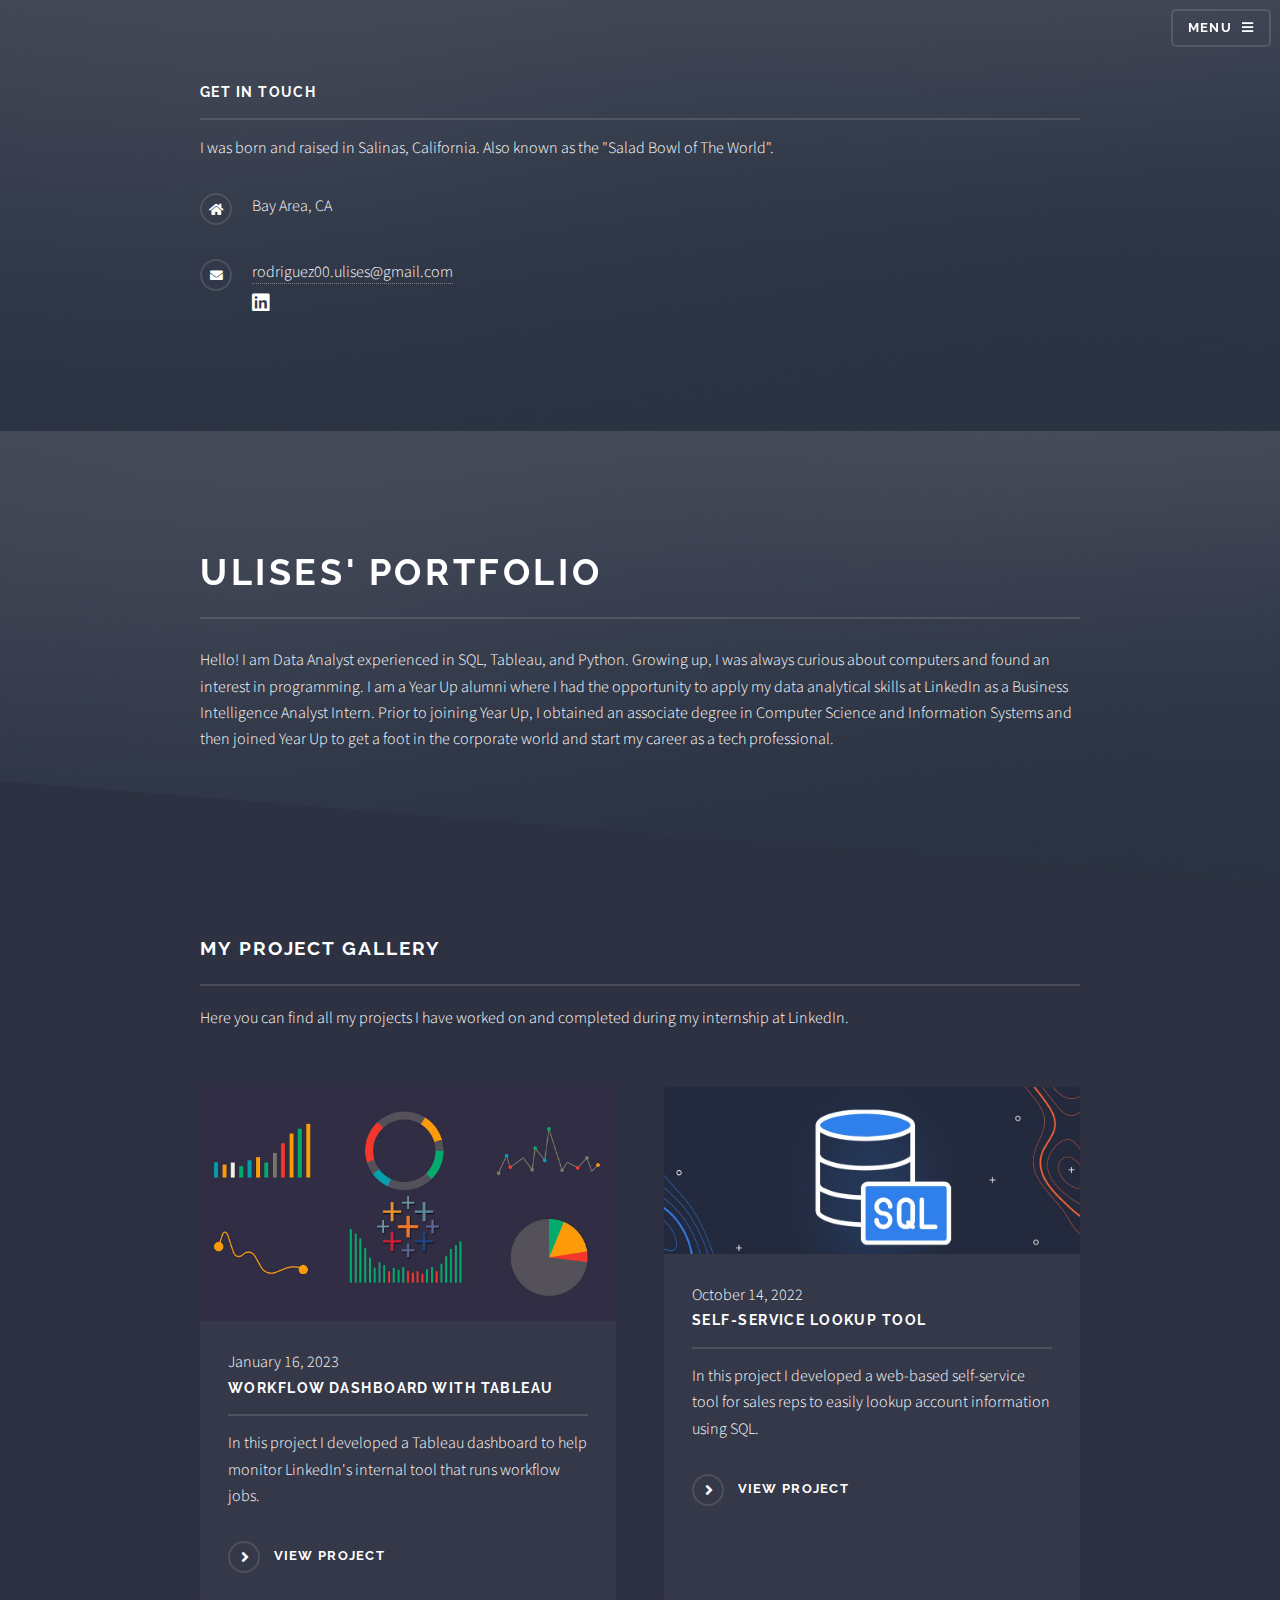
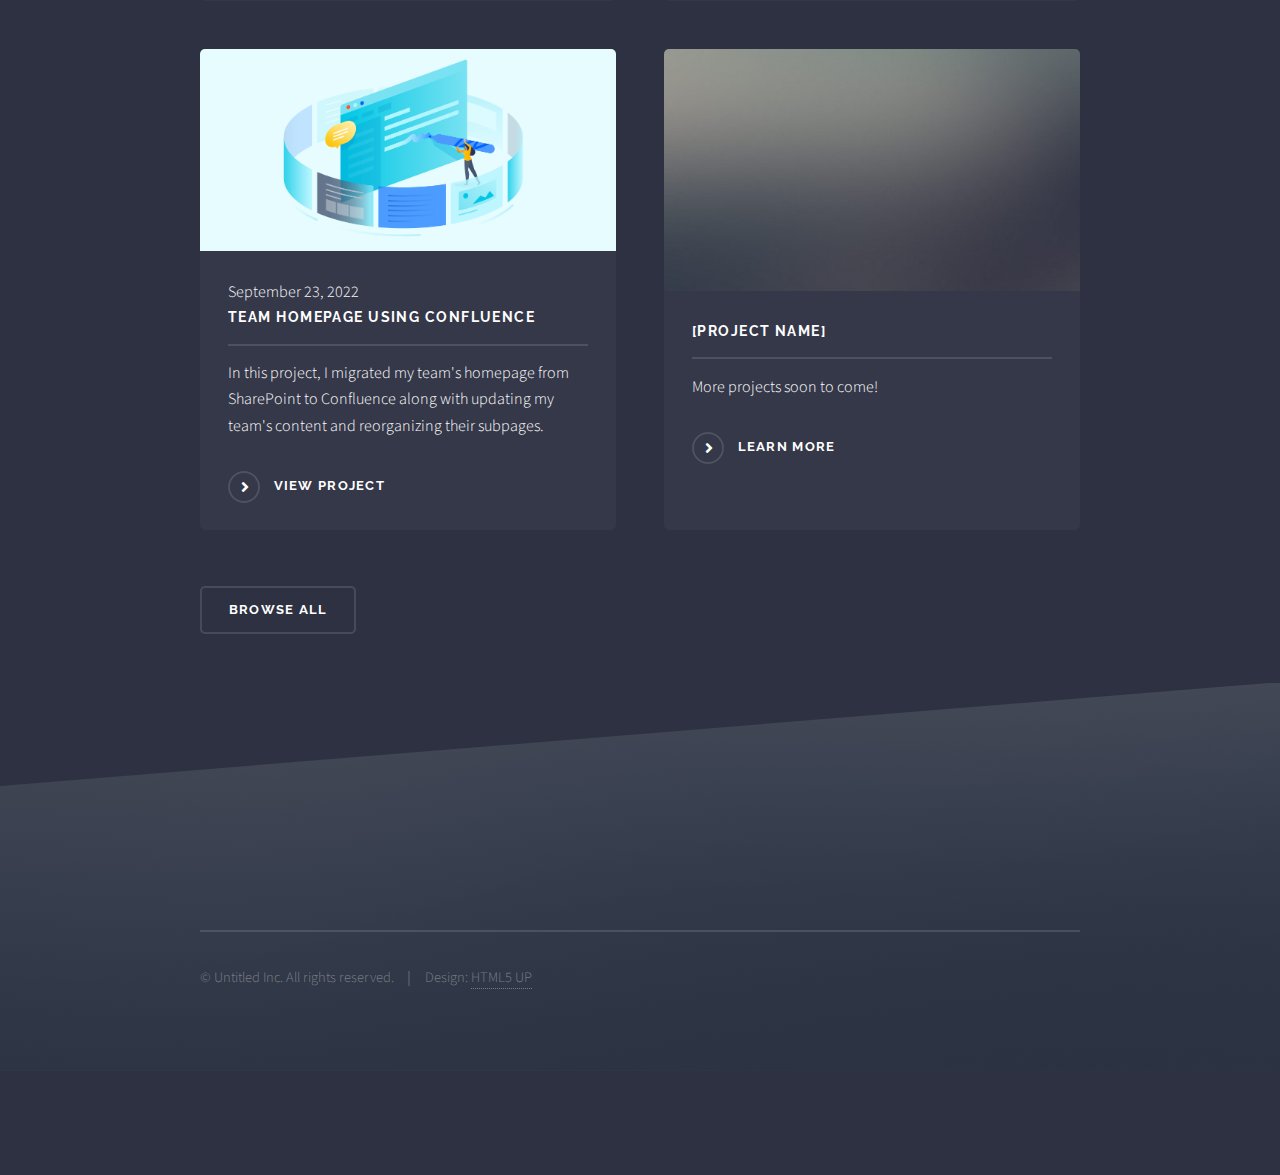
<file: index.html>
<!DOCTYPE HTML>
<!--
	Solid State by HTML5 UP
	html5up.net | @ajlkn
	Free for personal and commercial use under the CCA 3.0 license (html5up.net/license)
-->
<html>
	<head>
		<title>Ulises' Portfolio</title>
		<meta charset="utf-8" />
		<meta name="viewport" content="width=device-width, initial-scale=1, user-scalable=no" />
		<link rel="stylesheet" href="assets/css/main.css" />
		<noscript><link rel="stylesheet" href="assets/css/noscript.css" /></noscript>
	</head>
	<body class="is-preload">

		<!-- Page Wrapper -->
			<div id="page-wrapper">

				<!-- Header -->
					<header id="header" class="alt">
						<h1><a href="index.html">Home</a></h1>
						<nav>
							<a href="#menu">Menu</a>
						</nav>
					</header>

				<!-- Menu -->
					<nav id="menu">
						<div class="inner">
							<h2>Menu</h2>
							<ul class="links">
								<li><a href="index.html">Home</a></li>
								<li><a href="AZDash_project.html">Tableau Project</a></li>
								<li><a href="Reportal_project.html">Reportal Tool Project</a></li>
								<li><a href="confluence_proj.html">Team Confluence Project</a></li>
							</ul>
							<a href="#" class="close">Close</a>
						</div>
					</nav>

					<!-- Get In Touch Footer -->
					<section id="footer">
						<div class="inner">
							<h3 class="major">Get In Touch</h3>
							<p>I was born and raised in Salinas, California. Also known as the "Salad Bowl of The World".</p>
							<ul class="contact">
								<li class="icon solid fa-home">Bay Area, CA</li>
								<li class="icon solid fa-envelope"><a href="#">rodriguez00.ulises@gmail.com</a></li>
							<ul class="icons alt">
								<li><a href="https://www.linkedin.com/in/ulisesjrodriguez/" class="icon brands alt fa-linkedin"><span class="label">LinkedIn</span></a></li>
								<!-- <li><a href="#" class="icon brands alt fa-github"><span class="label">GitHub</span></a></li> -->
							</ul>
						</div>
					</section>

				<!-- Banner -->
					<section id="banner">
						<div class="inner">
							<h2>Ulises' Portfolio</h2>
							<p1>Hello! I am Data Analyst experienced in SQL, Tableau, and Python. </p1>
							<p1>Growing up, I was always curious about computers and found an interest in programming. 
								I am a Year Up alumni where I had the opportunity to apply my data analytical skills at LinkedIn as a Business Intelligence Analyst Intern. 
								Prior to joining Year Up, I obtained an associate degree in Computer Science and Information Systems and then joined Year Up to get a foot in the corporate world and start my career as a tech professional.
							</p1>
						</div>
					</section>

				<!-- Wrapper -->
					<!--<section id="wrapper">-->

						<!-- One -->
							<!--<section id="one" class="wrapper spotlight style1">
								<div class="inner">
									<a href="#" class="image"><img src="images/pic01.jpg" alt="" /></a>
									<div class="content">
										<h2 class="major">Magna arcu feugiat</h2>
										<p>Lorem ipsum dolor sit amet, etiam lorem adipiscing elit. Cras turpis ante, nullam sit amet turpis non, sollicitudin posuere urna. Mauris id tellus arcu. Nunc vehicula id nulla dignissim dapibus. Nullam ultrices, neque et faucibus viverra, ex nulla cursus.</p>
										<a href="#" class="special">Learn more</a>
									</div>
								</div>
							</section>
							-->
						<!-- Two -->
							<!--<section id="two" class="wrapper alt spotlight style2">
								<div class="inner">
									<a href="#" class="image"><img src="images/pic02.jpg" alt="" /></a>
									<div class="content">
										<h2 class="major">Tempus adipiscing</h2>
										<p>Lorem ipsum dolor sit amet, etiam lorem adipiscing elit. Cras turpis ante, nullam sit amet turpis non, sollicitudin posuere urna. Mauris id tellus arcu. Nunc vehicula id nulla dignissim dapibus. Nullam ultrices, neque et faucibus viverra, ex nulla cursus.</p>
										<a href="#" class="special">Learn more</a>
									</div>
								</div>
							</section>
						-->

						<!-- Four -->
							<section id="four" class="wrapper alt style1">
								<div class="inner">
									<h2 class="major">My Project Gallery</h2>
									<p>Here you can find all my projects I have worked on and completed during my internship at LinkedIn.</p>
									<section class="features">
										<article>
											<a href="AZDash_project.html" class="image"><img src="images/Tableau_si.jpg" alt="" /></a>
											<span class="date">January 16, 2023</span>
											<h3 class="major">WorkfLow Dashboard with Tableau</h3>
											<p>In this project I developed a Tableau dashboard to help monitor LinkedIn's internal tool that runs workflow jobs.</p>
											<a href="AZDash_project.html" class="special">View Project</a>
										</article>
										<article>
											<a href="Reportal_project.html" class="image"><img src="images/SQL_si.jpg" alt="" /></a>
											<span class="date">October 14, 2022</span>
											<h3 class="major">Self-Service Lookup Tool</h3>
											<p>In this project I developed a web-based self-service tool for sales reps to easily lookup account information using SQL.</p>
											<a href="Reportal_project.html" class="special">View Project</a>
										</article>
										<article>
											<a href="confluence_proj.html" class="image"><img src="images/Confluence_logo.png" alt="" /></a>
											<span class="date">September 23, 2022</span>
											<h3 class="major">Team Homepage using Confluence</h3>
											<p>In this project, I migrated my team's homepage from SharePoint to Confluence along with updating my team's content and reorganizing their subpages.</p>
											<a href="confluence_proj.html" class="special">View Project</a>
										</article>
										<article>
											<a href="#" class="image"><img src="images/pic06.jpg" alt="" /></a>
											<h3 class="major">[Project Name]</h3>
											<p>More projects soon to come!</p>
											<a href="#" class="special">Learn more</a>
										</article>
										<!--
										<article>
											<a href="#" class="image"><img src="images/pic07.jpg" alt="" /></a>
											<h3 class="major">Fusce consequat</h3>
											<p>Lorem ipsum dolor sit amet, consectetur adipiscing vehicula id nulla dignissim dapibus ultrices.</p>
											<a href="#" class="special">Learn more</a>
										</article>
										-->
									</section>
									<ul class="actions">
										<li><a href="#" class="button">Browse All</a></li>
									</ul>
								</div>
							</section>

					</section>

				<!-- Footer -->
					<section id="footer">
						<div class="inner">
							<!--<h2 class="major">Get in touch</h2>
							<p>I was born and raised in Salinas, California. Also known as the "Salad Bowl of The World".</p>
							<ul class="contact">
								<li class="icon solid fa-home">
									Bay Area, CA
								</li>
								<li class="icon solid fa-envelope"><a href="#">ulisesrod00@gmail.com</a></li>
							<ul class="icons alt">
								<li><a href="https://www.linkedin.com/in/ulisesjrodriguez/" class="icon brands alt fa-linkedin"><span class="label">LinkedIn</span></a></li>
								<li><a href="#" class="icon brands alt fa-github"><span class="label">GitHub</span></a></li>
							</ul>-->
								<!--
								<li class="icon solid fa-phone">(000) 000-0000</li>
								<li class="icon solid fa-envelope"><a href="#">information@untitled.tld</a></li>
								<li class="icon brands fa-twitter"><a href="#">twitter.com/untitled-tld</a></li>
								<li class="icon brands fa-facebook-f"><a href="#">facebook.com/untitled-tld</a></li>
								<li class="icon brands fa-instagram"><a href="#">instagram.com/untitled-tld</a></li>
								-->
							</ul>
							<ul class="copyright">
								<li>&copy; Untitled Inc. All rights reserved.</li><li>Design: <a href="http://html5up.net">HTML5 UP</a></li>
							</ul>
						</div>
					</section>

			</div>

		<!-- Scripts -->
			<script src="assets/js/jquery.min.js"></script>
			<script src="assets/js/jquery.scrollex.min.js"></script>
			<script src="assets/js/browser.min.js"></script>
			<script src="assets/js/breakpoints.min.js"></script>
			<script src="assets/js/util.js"></script>
			<script src="assets/js/main.js"></script>

	</body>
</html>
</file>
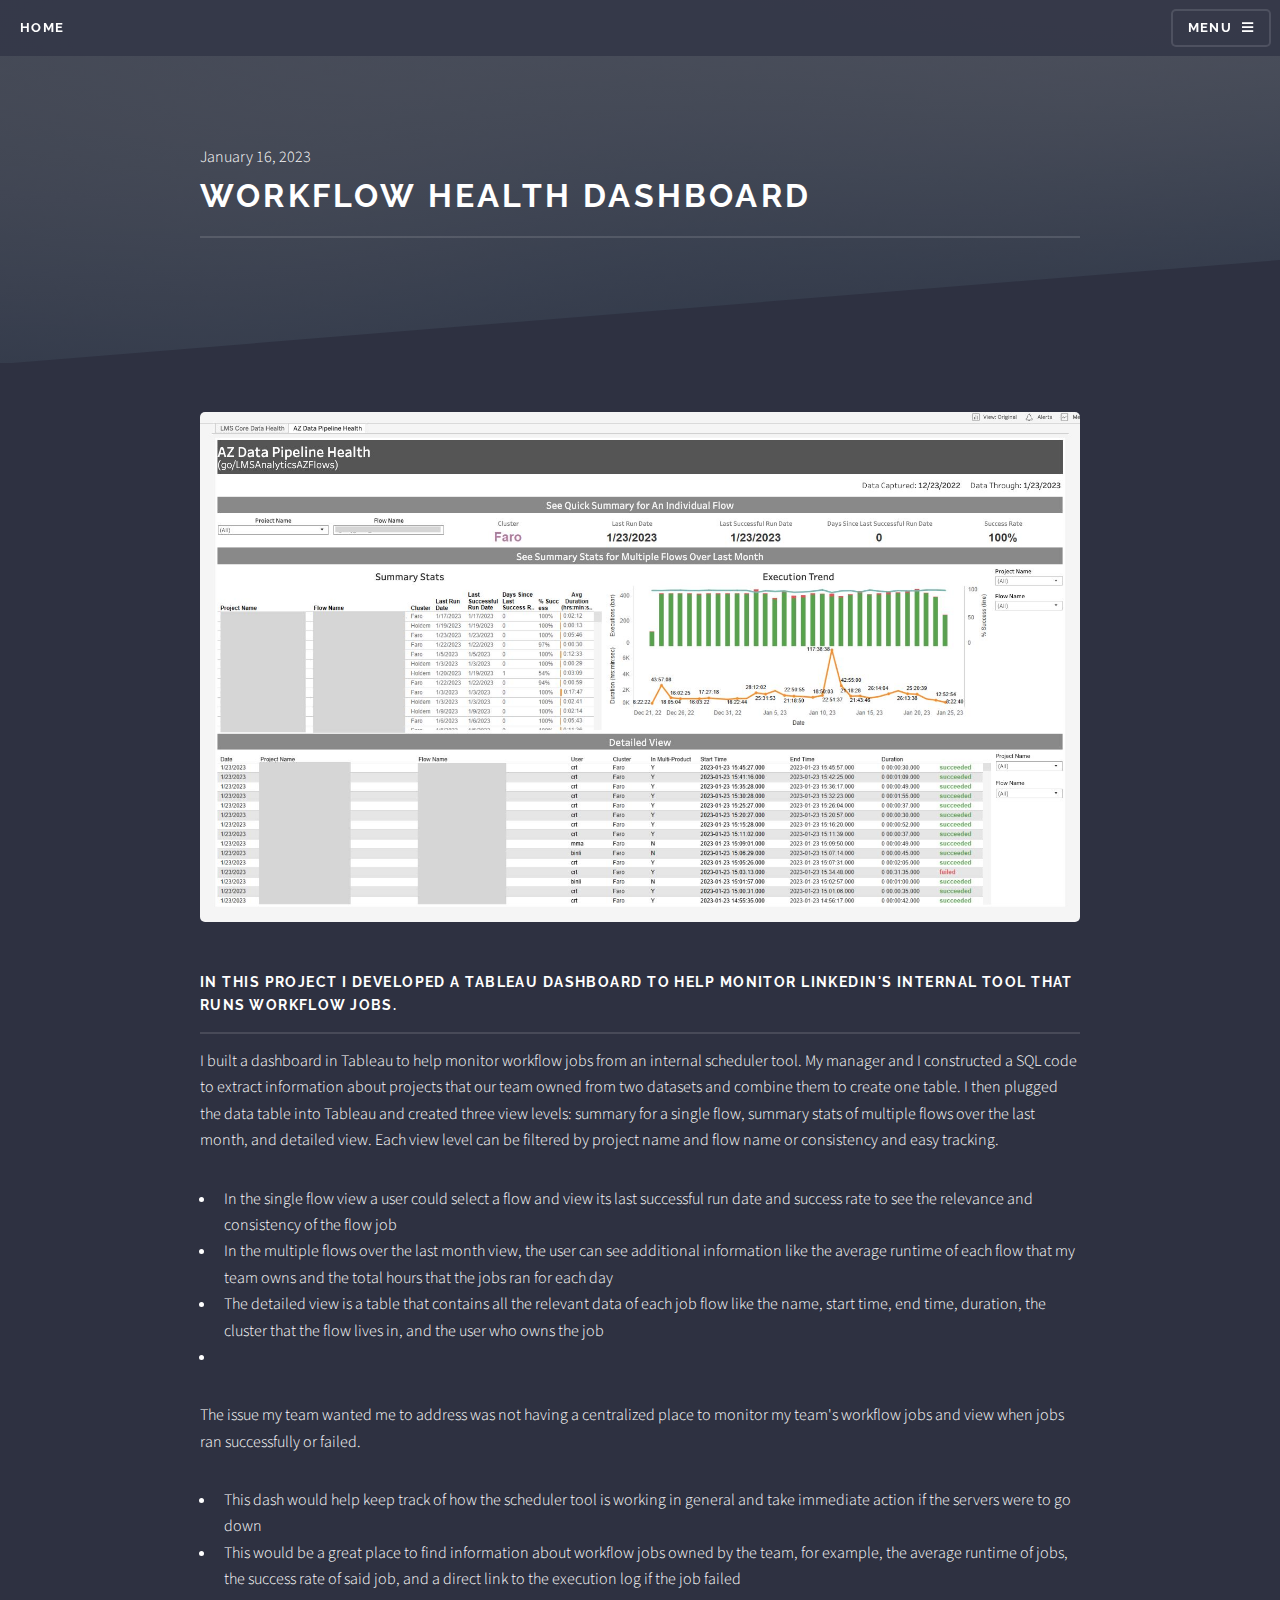
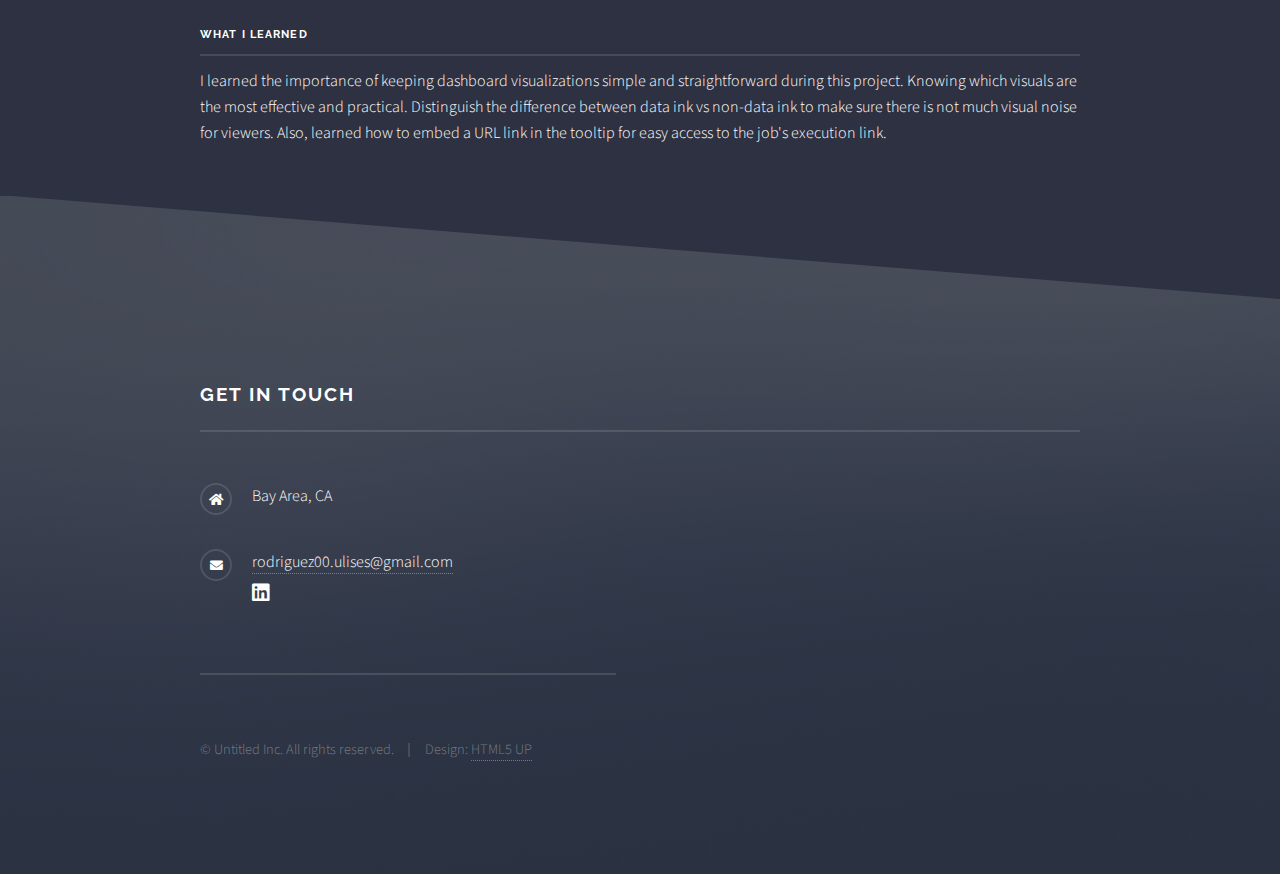
<file: AZDash_project.html>
<!DOCTYPE HTML>
<!--
	Solid State by HTML5 UP
	html5up.net | @ajlkn
	Free for personal and commercial use under the CCA 3.0 license (html5up.net/license)
-->
<html>
	<head>
		<title>Generic Page - Tableau Project</title>
		<meta charset="utf-8" />
		<meta name="viewport" content="width=device-width, initial-scale=1, user-scalable=no" />
		<link rel="stylesheet" href="assets/css/main.css" />
		<noscript><link rel="stylesheet" href="assets/css/noscript.css" /></noscript>
	</head>
	<body class="is-preload">

		<!-- Page Wrapper -->
			<div id="page-wrapper">

				<!-- Header -->
					<header id="header">
						<h1><a href="index.html">Home</a></h1>
						<nav>
							<a href="#menu">Menu</a>
						</nav>
					</header>

				<!-- Menu -->
					<nav id="menu">
						<div class="inner">
							<h2>Menu</h2>
							<ul class="links">
								<li><a href="index.html">Home</a></li>
								<li><a href="AZDash_project.html">Tableau Project</a></li>
								<li><a href="Reportal_project.html">Reportal Tool Project</a></li>
								<li><a href="confluence_proj.html">Team Confluence Project</a></li>
							</ul>
							<a href="#" class="close">Close</a>
						</div>
					</nav>

				<!-- Wrapper -->
					<section id="wrapper">
						<header>
							<div class="inner">
                                <span class="date">January 16, 2023</span>
								<h2>WorkfLow Health Dashboard</h2>
							</div>
						</header>

						<!-- Content -->
							<div class="wrapper">
								<div class="inner">
									<div class="image main"><img src="images/Tableau Project AZ Dash censored.jpg" alt="" /></div>

									<h3 class="major">In this project I developed a Tableau dashboard to help monitor LinkedIn's internal tool that runs workflow jobs.</h3>
									<p>I built a dashboard in Tableau to help monitor workflow jobs from an internal scheduler tool. My manager and I constructed a SQL code to extract information about projects that our team owned from two datasets and combine them to create one table. I then plugged the data table into Tableau and created three view levels: summary for a single flow, summary stats of multiple flows over the last month, and detailed view. Each view level can be filtered by project name and flow name or consistency and easy tracking.</p>

									<ul><li>In the single flow view a user could select a flow and view its last successful run date and success rate to see the relevance and consistency of the flow job</li> 
										<li>In the multiple flows over the last month view, the user can see additional information like the average runtime of each flow that my team owns and the total hours that the jobs ran for each day</li> 
										<li>The detailed view is a table that contains all the relevant data of each job flow like the name, start time, end time, duration, the cluster that the flow lives in, and the user who owns the job</li>
										<li></li>
									</ul>

									<p>The issue my team wanted me to address was not having a centralized place to monitor my team's workflow jobs and view when jobs ran successfully or failed.</p>
									<ul><li>This dash would help keep track of how the scheduler tool is working in general and take immediate action if the servers were to go down</li>
										<li>This would be a great place to find information about workflow jobs owned by the team, for example, the average runtime of jobs, the success rate of said job, and a direct link to the execution log if the job failed</li>
									</ul>

									<h4 class="major">What I learned</h4>
									<p>I learned the importance of keeping dashboard visualizations simple and straightforward during this project. Knowing which visuals are the most effective and practical. Distinguish the
										difference between data ink vs non-data ink to make sure there is not much visual noise for
										viewers. Also, learned how to embed a URL link in the tooltip for easy access to the job's execution link.
										
									</p>
								</div>
							</div>

					</section>

				<!-- Footer -->
                <section id="footer">
                    <div class="inner">
                        <h2 class="major">Get in touch</h2>
                        <p></p>
                        <ul class="contact">
                            <li class="icon solid fa-home">
                                Bay Area, CA
                            </li>
                            <li class="icon solid fa-envelope"><a href="#">rodriguez00.ulises@gmail.com</a></li>
                        <ul class="icons alt">
                            <li><a href="https://www.linkedin.com/in/ulisesjrodriguez/" class="icon brands alt fa-linkedin"><span class="label">LinkedIn</span></a></li>
                            <!-- <li><a href="#" class="icon brands alt fa-github"><span class="label">GitHub</span></a></li> -->
                        </ul>
                        <ul class="copyright">
                            <li>&copy; Untitled Inc. All rights reserved.</li><li>Design: <a href="http://html5up.net">HTML5 UP</a></li>
                        </ul>
                    </div>
                </section>

			</div>

		<!-- Scripts -->
			<script src="assets/js/jquery.min.js"></script>
			<script src="assets/js/jquery.scrollex.min.js"></script>
			<script src="assets/js/browser.min.js"></script>
			<script src="assets/js/breakpoints.min.js"></script>
			<script src="assets/js/util.js"></script>
			<script src="assets/js/main.js"></script>

	</body>
</html>
</file>
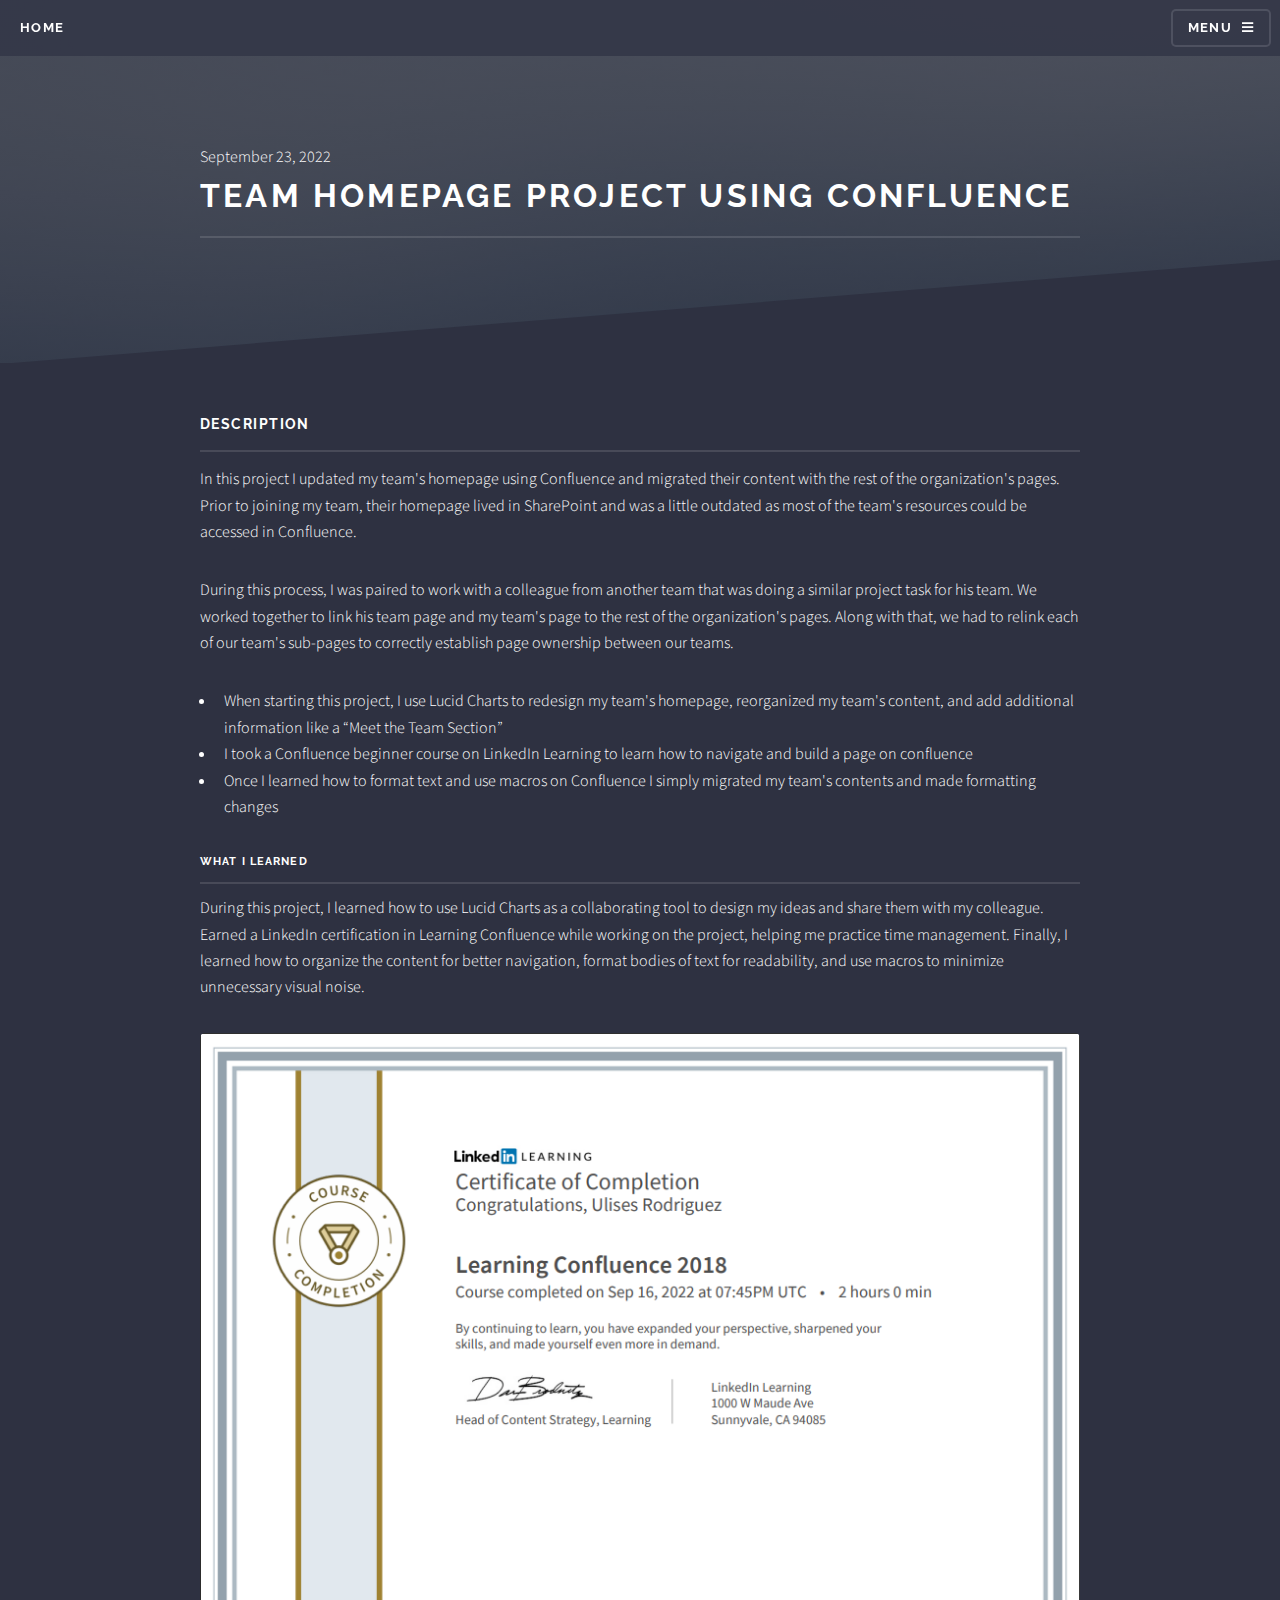
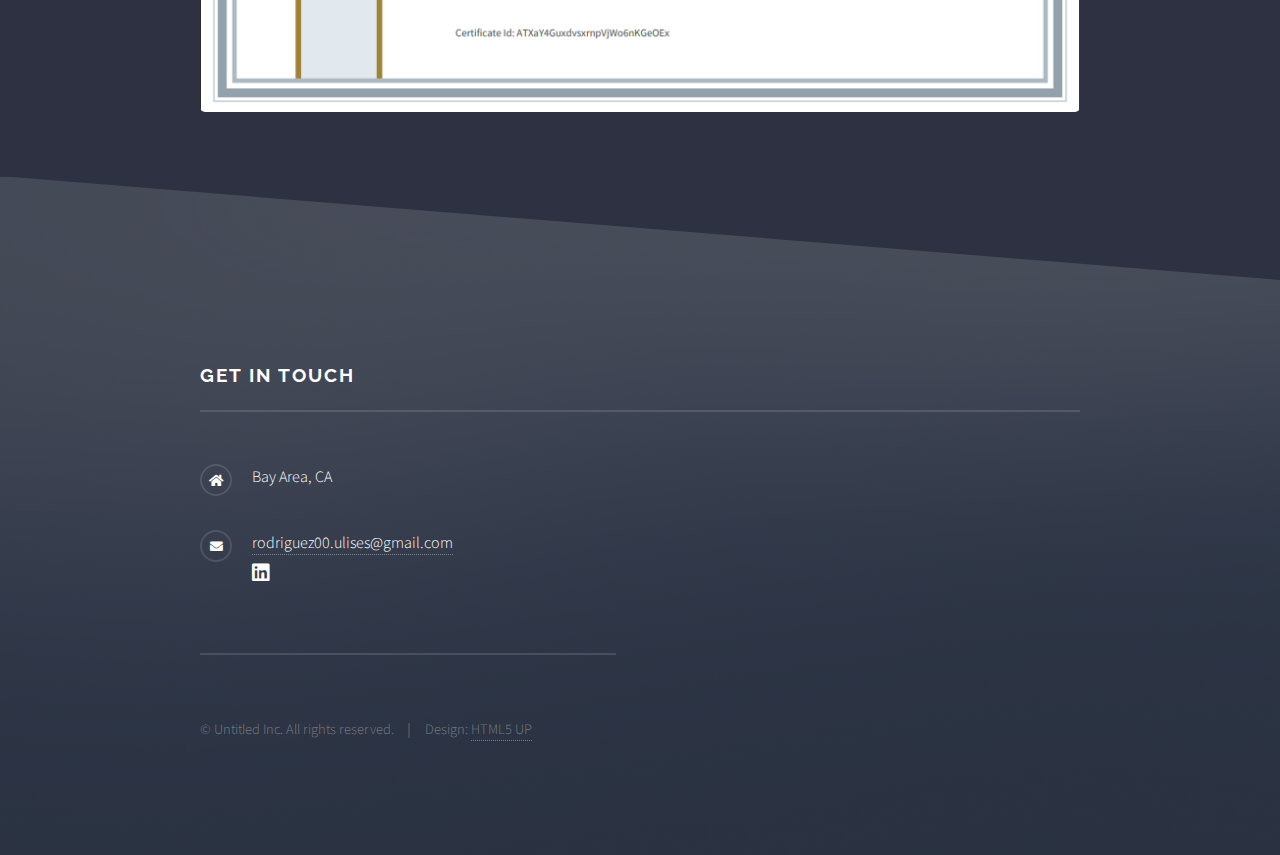
<file: confluence_proj.html>
<!DOCTYPE HTML>
<!--
	Solid State by HTML5 UP
	html5up.net | @ajlkn
	Free for personal and commercial use under the CCA 3.0 license (html5up.net/license)
-->
<html>
	<head>
		<title>Generic Page - Team Homepage Project</title>
		<meta charset="utf-8" />
		<meta name="viewport" content="width=device-width, initial-scale=1, user-scalable=no" />
		<link rel="stylesheet" href="assets/css/main.css" />
		<noscript><link rel="stylesheet" href="assets/css/noscript.css" /></noscript>
	</head>
	<body class="is-preload">

		<!-- Page Wrapper -->
			<div id="page-wrapper">

				<!-- Header -->
					<header id="header">
						<h1><a href="index.html">Home</a></h1>
						<nav>
							<a href="#menu">Menu</a>
						</nav>
					</header>

				<!-- Menu -->
					<nav id="menu">
						<div class="inner">
							<h2>Menu</h2>
							<ul class="links">
								<li><a href="index.html">Home</a></li>
								<li><a href="AZDash_project.html">Tableau Project</a></li>
								<li><a href="Reportal_project.html">Reportal Tool Project</a></li>
                                <li><a href="confluence_proj.html">Team Homepage Project</a></li>
							</ul>
							<a href="#" class="close">Close</a>
						</div>
					</nav>

				<!-- Wrapper -->
					<section id="wrapper">
						<header>
							<div class="inner">
                                <span class="date">September 23, 2022</span>
								<h2>Team Homepage Project using Confluence</h2>
							</div>
						</header>

						<!-- Content -->
							<div class="wrapper">
								<div class="inner">
								
									<h3 class="major">description</h3>
									<p>In this project I updated my team's homepage using Confluence and migrated their content with the rest of the organization's pages.
										Prior to joining my team, their homepage lived in SharePoint and was a little outdated as most of the team's resources could be accessed in Confluence.</p>

									<p>During this process, I was paired to work with a colleague from another team that was doing a similar project task for his team. 
                                        We worked together to link his team page and my team's page to the rest of the organization's pages. 
                                        Along with that, we had to relink each of our team's sub-pages to correctly establish page ownership between our teams.
                                    </p>

                                    <ul><li>When starting this project, I use Lucid Charts to redesign my team's homepage, reorganized my team's content, and add additional information like a “Meet the Team Section”</li>
										<li>I took a Confluence beginner course on LinkedIn Learning to learn how to navigate and build a page on confluence</li>
										<li>Once I learned how to format text and use macros on Confluence I simply migrated my team's contents and made formatting changes</li>
									</ul>
									
									<h4 class="major">What I learned</h4>
									<p>During this project, I learned how to use Lucid Charts as a collaborating tool to design my ideas and share them with my colleague. 
										Earned a LinkedIn certification in Learning Confluence while working on the project, helping me practice time management. 
										Finally, I learned how to organize the content for better navigation, format bodies of text for readability, and use macros to minimize unnecessary visual noise.
									</p>
								
                                    <div class="image main"><img src="images/LearningConfluenceCertification.png" alt="" /></div>
                                </div>
							</div>

					</section>

				<!-- Footer -->
                <section id="footer">
                    <div class="inner">
                        <h2 class="major">Get in touch</h2>
                        <p></p>
                        <ul class="contact">
                            <li class="icon solid fa-home">
                                Bay Area, CA
                            </li>
                            <li class="icon solid fa-envelope"><a href="#">rodriguez00.ulises@gmail.com</a></li>
                        <ul class="icons alt">
                            <li><a href="https://www.linkedin.com/in/ulisesjrodriguez/" class="icon brands alt fa-linkedin"><span class="label">LinkedIn</span></a></li>
                            <!-- <li><a href="#" class="icon brands alt fa-github"><span class="label">GitHub</span></a></li> -->
                        </ul>
                        <ul class="copyright">
                            <li>&copy; Untitled Inc. All rights reserved.</li><li>Design: <a href="http://html5up.net">HTML5 UP</a></li>
                        </ul>
                    </div>
                </section>

			</div>

		<!-- Scripts -->
			<script src="assets/js/jquery.min.js"></script>
			<script src="assets/js/jquery.scrollex.min.js"></script>
			<script src="assets/js/browser.min.js"></script>
			<script src="assets/js/breakpoints.min.js"></script>
			<script src="assets/js/util.js"></script>
			<script src="assets/js/main.js"></script>

	</body>
</html>
</file>
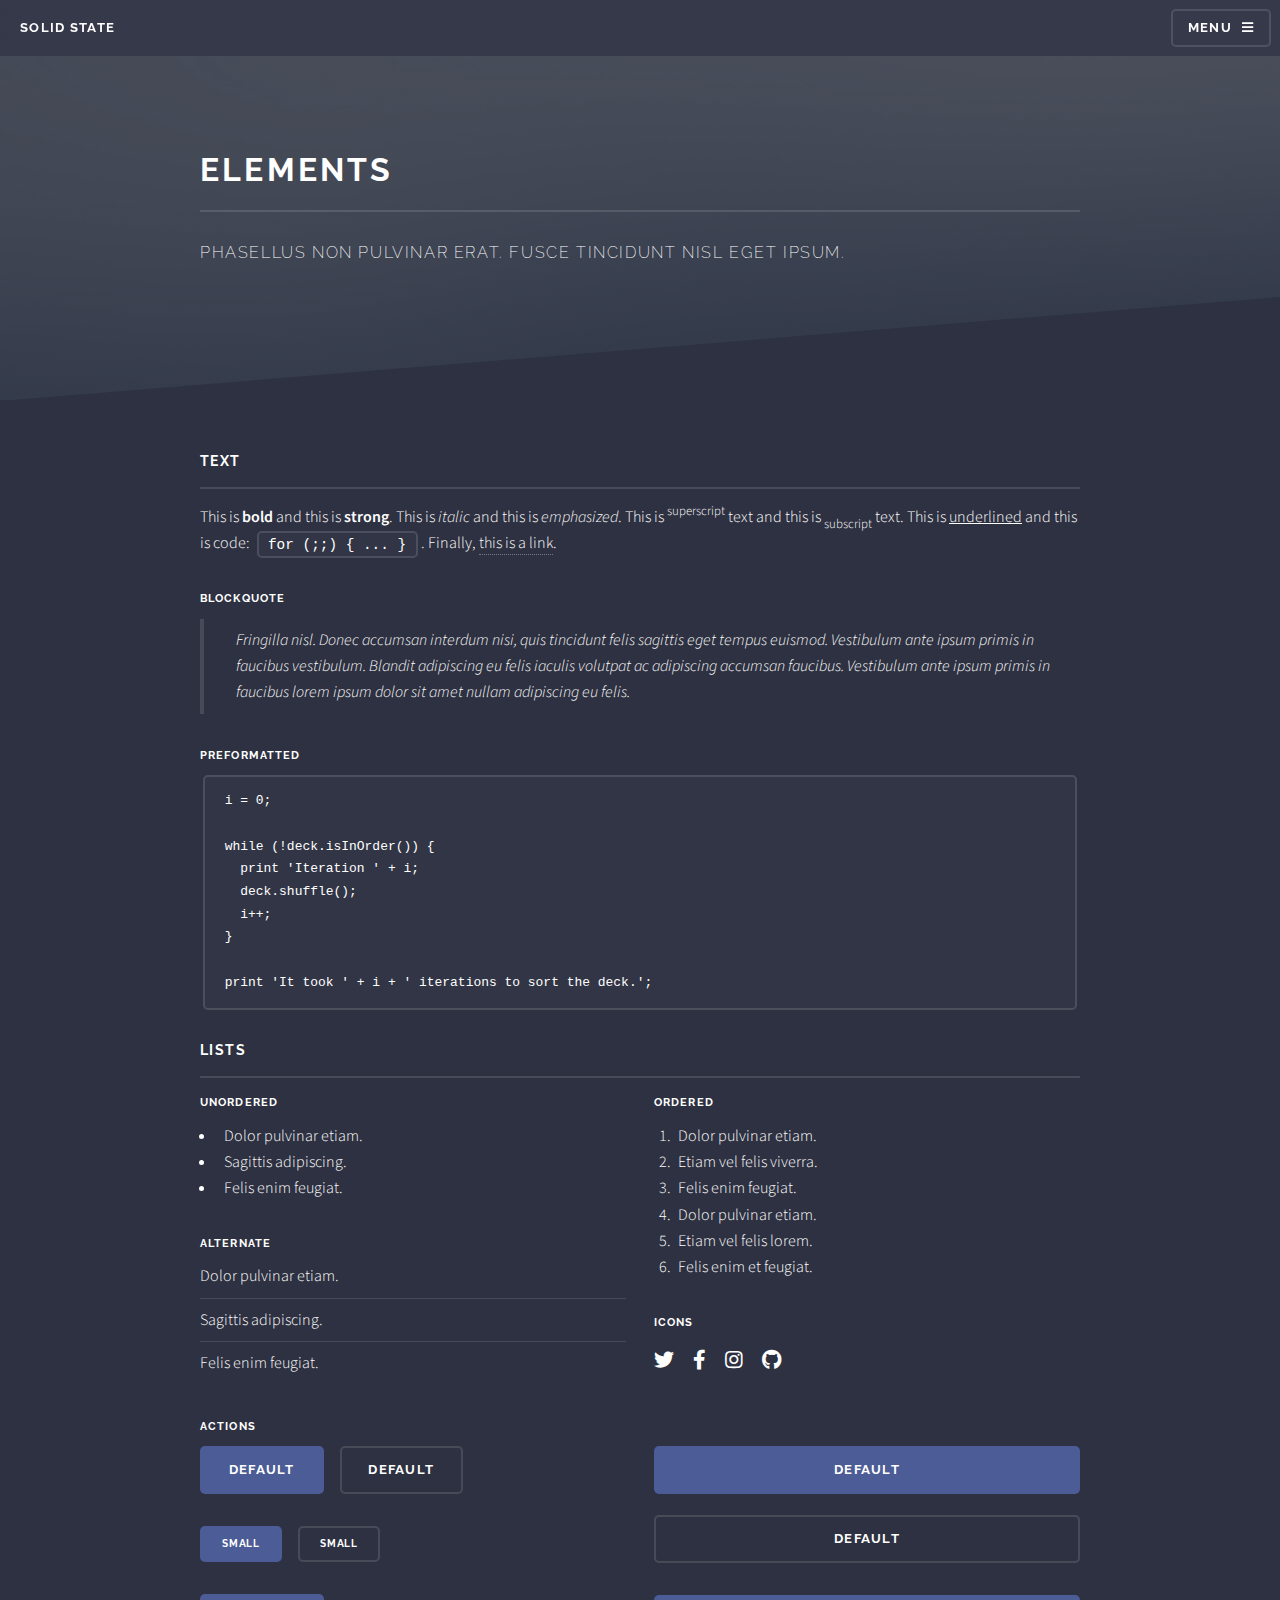
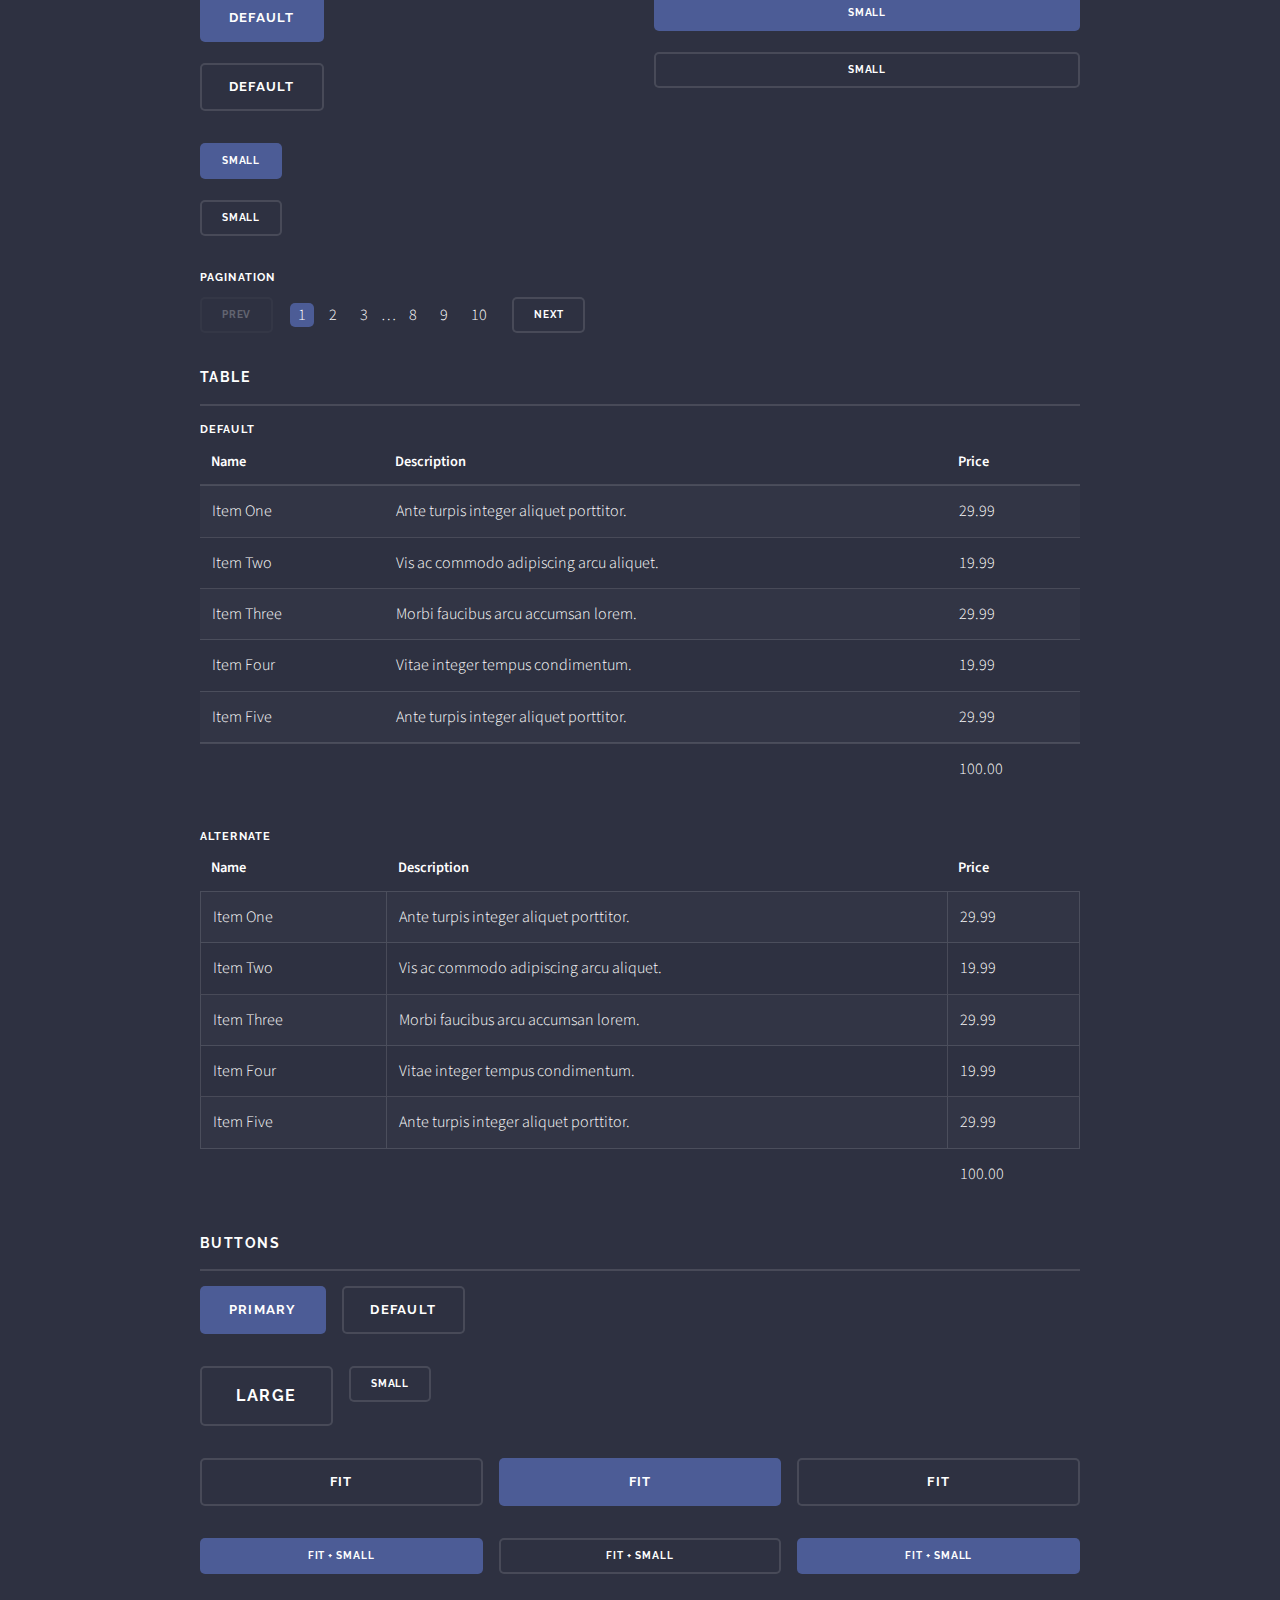
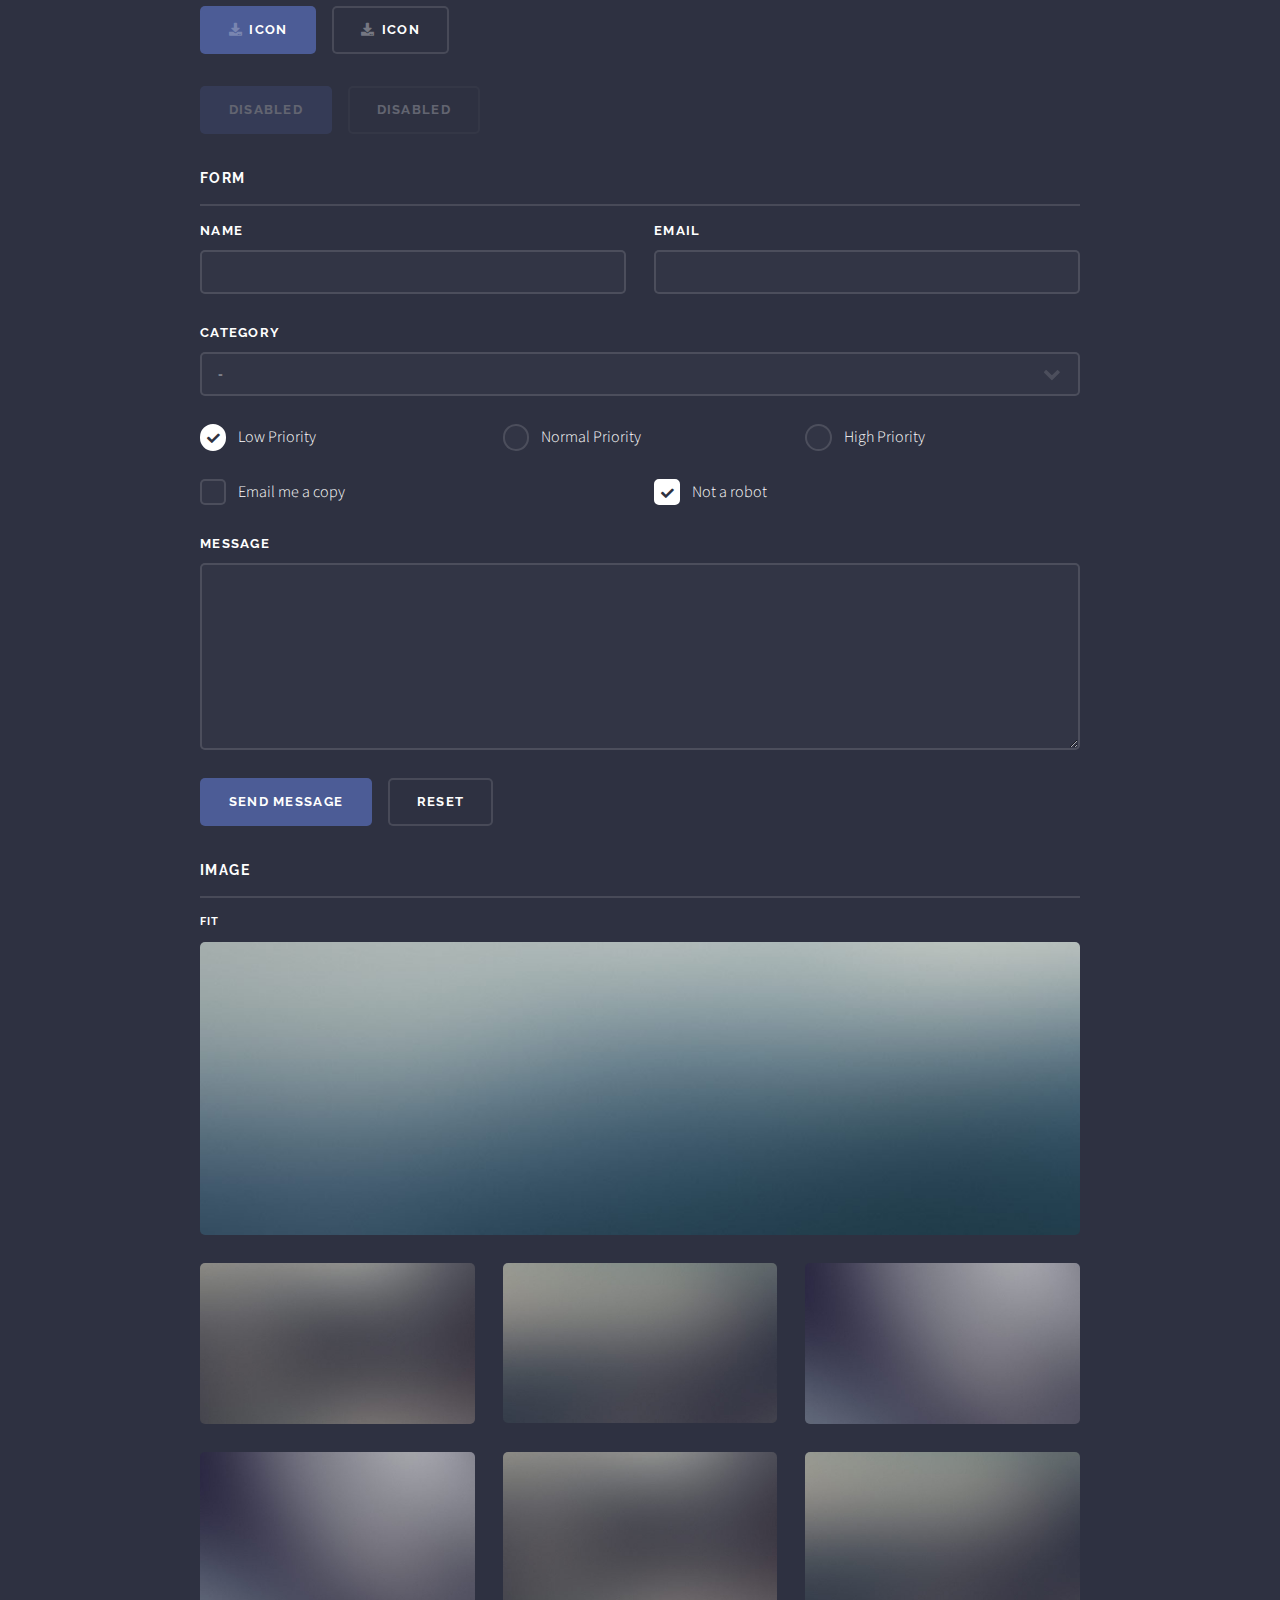
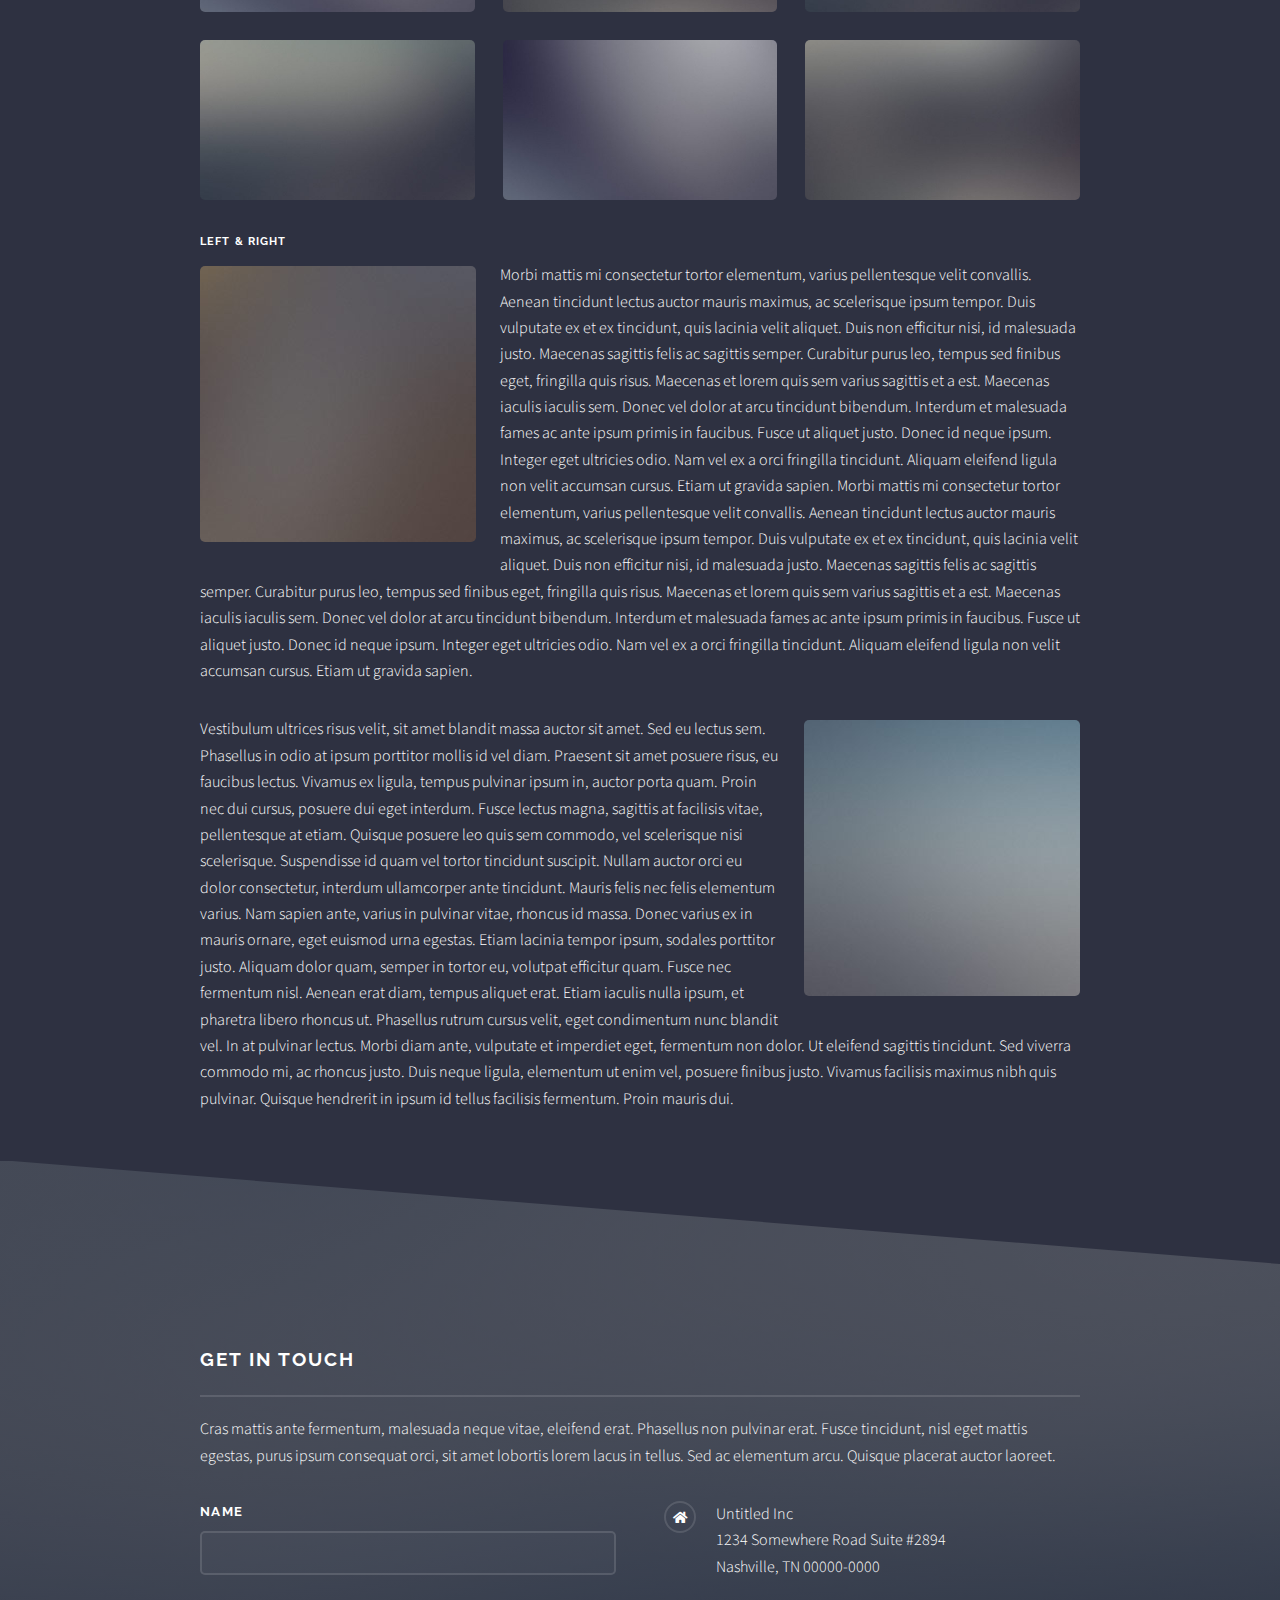
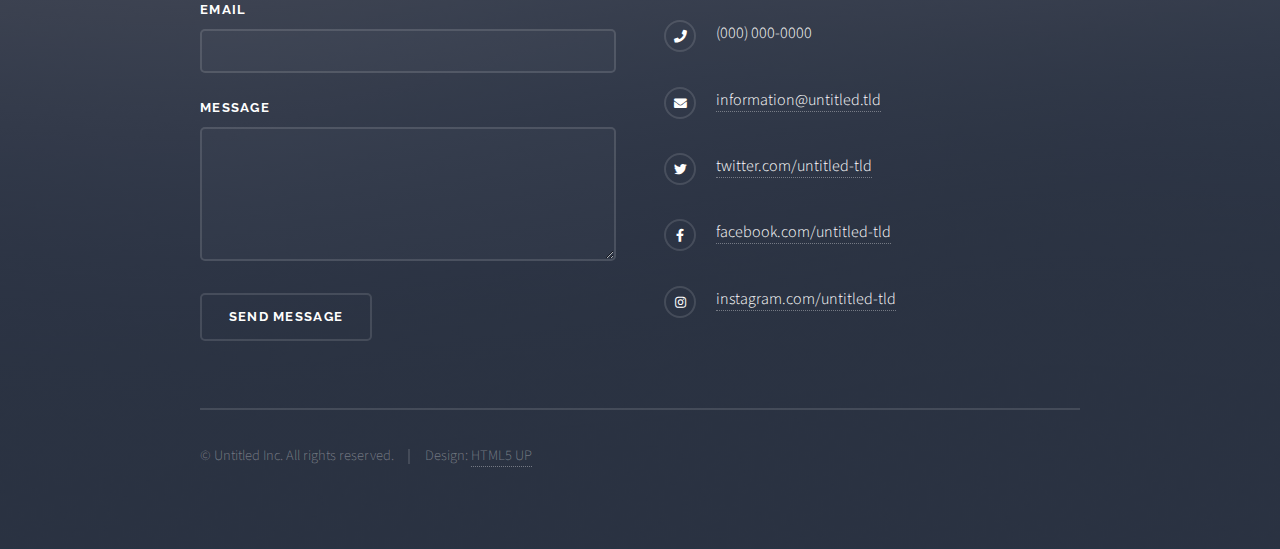
<file: elements.html>
<!DOCTYPE HTML>
<!--
	Solid State by HTML5 UP
	html5up.net | @ajlkn
	Free for personal and commercial use under the CCA 3.0 license (html5up.net/license)
-->
<html>
	<head>
		<title>Elements - Solid State by HTML5 UP</title>
		<meta charset="utf-8" />
		<meta name="viewport" content="width=device-width, initial-scale=1, user-scalable=no" />
		<link rel="stylesheet" href="assets/css/main.css" />
		<noscript><link rel="stylesheet" href="assets/css/noscript.css" /></noscript>
	</head>
	<body class="is-preload">

		<!-- Page Wrapper -->
			<div id="page-wrapper">

				<!-- Header -->
					<header id="header">
						<h1><a href="index.html">Solid State</a></h1>
						<nav>
							<a href="#menu">Menu</a>
						</nav>
					</header>

				<!-- Menu -->
					<nav id="menu">
						<div class="inner">
							<h2>Menu</h2>
							<ul class="links">
								<li><a href="index.html">Home</a></li>
								<li><a href="generic.html">Generic</a></li>
								<li><a href="elements.html">Elements</a></li>
								<li><a href="#">Log In</a></li>
								<li><a href="#">Sign Up</a></li>
							</ul>
							<a href="#" class="close">Close</a>
						</div>
					</nav>

				<!-- Wrapper -->
					<section id="wrapper">
						<header>
							<div class="inner">
								<h2>Elements</h2>
								<p>Phasellus non pulvinar erat. Fusce tincidunt nisl eget ipsum.</p>
							</div>
						</header>

						<!-- Content -->
							<div class="wrapper">
								<div class="inner">

									<section>
										<h3 class="major">Text</h3>
										<p>This is <b>bold</b> and this is <strong>strong</strong>. This is <i>italic</i> and this is <em>emphasized</em>.
										This is <sup>superscript</sup> text and this is <sub>subscript</sub> text.
										This is <u>underlined</u> and this is code: <code>for (;;) { ... }</code>. Finally, <a href="#">this is a link</a>.</p>
										<h4>Blockquote</h4>
										<blockquote>Fringilla nisl. Donec accumsan interdum nisi, quis tincidunt felis sagittis eget tempus euismod. Vestibulum ante ipsum primis in faucibus vestibulum. Blandit adipiscing eu felis iaculis volutpat ac adipiscing accumsan faucibus. Vestibulum ante ipsum primis in faucibus lorem ipsum dolor sit amet nullam adipiscing eu felis.</blockquote>
										<h4>Preformatted</h4>
										<pre><code>i = 0;

while (!deck.isInOrder()) {
  print 'Iteration ' + i;
  deck.shuffle();
  i++;
}

print 'It took ' + i + ' iterations to sort the deck.';</code></pre>
									</section>

									<section>
										<h3 class="major">Lists</h3>
										<div class="row">
											<div class="col-6 col-12-medium">
												<h4>Unordered</h4>
												<ul>
													<li>Dolor pulvinar etiam.</li>
													<li>Sagittis adipiscing.</li>
													<li>Felis enim feugiat.</li>
												</ul>
												<h4>Alternate</h4>
												<ul class="alt">
													<li>Dolor pulvinar etiam.</li>
													<li>Sagittis adipiscing.</li>
													<li>Felis enim feugiat.</li>
												</ul>
											</div>
											<div class="col-6 col-12-medium">
												<h4>Ordered</h4>
												<ol>
													<li>Dolor pulvinar etiam.</li>
													<li>Etiam vel felis viverra.</li>
													<li>Felis enim feugiat.</li>
													<li>Dolor pulvinar etiam.</li>
													<li>Etiam vel felis lorem.</li>
													<li>Felis enim et feugiat.</li>
												</ol>
												<h4>Icons</h4>
												<ul class="icons">
													<li><a href="#" class="icon brands fa-twitter"><span class="label">Twitter</span></a></li>
													<li><a href="#" class="icon brands fa-facebook-f"><span class="label">Facebook</span></a></li>
													<li><a href="#" class="icon brands fa-instagram"><span class="label">Instagram</span></a></li>
													<li><a href="#" class="icon brands fa-github"><span class="label">Github</span></a></li>
												</ul>
											</div>
										</div>
										<h4>Actions</h4>
										<div class="row">
											<div class="col-6 col-12-medium">
												<ul class="actions">
													<li><a href="#" class="button primary">Default</a></li>
													<li><a href="#" class="button">Default</a></li>
												</ul>
												<ul class="actions small">
													<li><a href="#" class="button primary small">Small</a></li>
													<li><a href="#" class="button small">Small</a></li>
												</ul>
												<ul class="actions stacked">
													<li><a href="#" class="button primary">Default</a></li>
													<li><a href="#" class="button">Default</a></li>
												</ul>
												<ul class="actions stacked small">
													<li><a href="#" class="button primary small">Small</a></li>
													<li><a href="#" class="button small">Small</a></li>
												</ul>
											</div>
											<div class="col-6 col-12-medium">
												<ul class="actions stacked">
													<li><a href="#" class="button primary fit">Default</a></li>
													<li><a href="#" class="button fit">Default</a></li>
												</ul>
												<ul class="actions stacked small">
													<li><a href="#" class="button primary small fit">Small</a></li>
													<li><a href="#" class="button small fit">Small</a></li>
												</ul>
											</div>
										</div>
										<h4>Pagination</h4>
										<ul class="pagination">
											<li><span class="button small disabled">Prev</span></li>
											<li><a href="#" class="page active">1</a></li>
											<li><a href="#" class="page">2</a></li>
											<li><a href="#" class="page">3</a></li>
											<li><span>&hellip;</span></li>
											<li><a href="#" class="page">8</a></li>
											<li><a href="#" class="page">9</a></li>
											<li><a href="#" class="page">10</a></li>
											<li><a href="#" class="button small">Next</a></li>
										</ul>
									</section>

									<section>
										<h3 class="major">Table</h3>
										<h4>Default</h4>
										<div class="table-wrapper">
											<table>
												<thead>
													<tr>
														<th>Name</th>
														<th>Description</th>
														<th>Price</th>
													</tr>
												</thead>
												<tbody>
													<tr>
														<td>Item One</td>
														<td>Ante turpis integer aliquet porttitor.</td>
														<td>29.99</td>
													</tr>
													<tr>
														<td>Item Two</td>
														<td>Vis ac commodo adipiscing arcu aliquet.</td>
														<td>19.99</td>
													</tr>
													<tr>
														<td>Item Three</td>
														<td> Morbi faucibus arcu accumsan lorem.</td>
														<td>29.99</td>
													</tr>
													<tr>
														<td>Item Four</td>
														<td>Vitae integer tempus condimentum.</td>
														<td>19.99</td>
													</tr>
													<tr>
														<td>Item Five</td>
														<td>Ante turpis integer aliquet porttitor.</td>
														<td>29.99</td>
													</tr>
												</tbody>
												<tfoot>
													<tr>
														<td colspan="2"></td>
														<td>100.00</td>
													</tr>
												</tfoot>
											</table>
										</div>

										<h4>Alternate</h4>
										<div class="table-wrapper">
											<table class="alt">
												<thead>
													<tr>
														<th>Name</th>
														<th>Description</th>
														<th>Price</th>
													</tr>
												</thead>
												<tbody>
													<tr>
														<td>Item One</td>
														<td>Ante turpis integer aliquet porttitor.</td>
														<td>29.99</td>
													</tr>
													<tr>
														<td>Item Two</td>
														<td>Vis ac commodo adipiscing arcu aliquet.</td>
														<td>19.99</td>
													</tr>
													<tr>
														<td>Item Three</td>
														<td> Morbi faucibus arcu accumsan lorem.</td>
														<td>29.99</td>
													</tr>
													<tr>
														<td>Item Four</td>
														<td>Vitae integer tempus condimentum.</td>
														<td>19.99</td>
													</tr>
													<tr>
														<td>Item Five</td>
														<td>Ante turpis integer aliquet porttitor.</td>
														<td>29.99</td>
													</tr>
												</tbody>
												<tfoot>
													<tr>
														<td colspan="2"></td>
														<td>100.00</td>
													</tr>
												</tfoot>
											</table>
										</div>
									</section>

									<section>
										<h3 class="major">Buttons</h3>
										<ul class="actions">
											<li><a href="#" class="button primary">Primary</a></li>
											<li><a href="#" class="button">Default</a></li>
										</ul>
										<ul class="actions">
											<li><a href="#" class="button large">Large</a></li>
											<li><a href="#" class="button small">Small</a></li>
										</ul>
										<ul class="actions fit">
											<li><a href="#" class="button fit">Fit</a></li>
											<li><a href="#" class="button primary fit">Fit</a></li>
											<li><a href="#" class="button fit">Fit</a></li>
										</ul>
										<ul class="actions fit small">
											<li><a href="#" class="button primary fit small">Fit + Small</a></li>
											<li><a href="#" class="button fit small">Fit + Small</a></li>
											<li><a href="#" class="button primary fit small">Fit + Small</a></li>
										</ul>
										<ul class="actions">
											<li><a href="#" class="button primary icon solid fa-download">Icon</a></li>
											<li><a href="#" class="button icon solid fa-download">Icon</a></li>
										</ul>
										<ul class="actions">
											<li><span class="button primary disabled">Disabled</span></li>
											<li><span class="button disabled">Disabled</span></li>
										</ul>
									</section>

									<section>
										<h3 class="major">Form</h3>
										<form method="post" action="#">
											<div class="row gtr-uniform">
												<div class="col-6 col-12-xsmall">
													<label for="demo-name">Name</label>
													<input type="text" name="demo-name" id="demo-name" value="" />
												</div>
												<div class="col-6 col-12-xsmall">
													<label for="demo-email">Email</label>
													<input type="email" name="demo-email" id="demo-email" value="" />
												</div>
												<div class="col-12">
													<label for="demo-category">Category</label>
													<select name="demo-category" id="demo-category">
														<option value="">-</option>
														<option value="1">Manufacturing</option>
														<option value="1">Shipping</option>
														<option value="1">Administration</option>
														<option value="1">Human Resources</option>
													</select>
												</div>
												<div class="col-4 col-12-small">
													<input type="radio" id="demo-priority-low" name="demo-priority" checked>
													<label for="demo-priority-low">Low Priority</label>
												</div>
												<div class="col-4 col-12-small">
													<input type="radio" id="demo-priority-normal" name="demo-priority">
													<label for="demo-priority-normal">Normal Priority</label>
												</div>
												<div class="col-4 col-12-small">
													<input type="radio" id="demo-priority-high" name="demo-priority">
													<label for="demo-priority-high">High Priority</label>
												</div>
												<div class="col-6 col-12-small">
													<input type="checkbox" id="demo-copy" name="demo-copy">
													<label for="demo-copy">Email me a copy</label>
												</div>
												<div class="col-6 col-12-small">
													<input type="checkbox" id="demo-human" name="demo-human" checked>
													<label for="demo-human">Not a robot</label>
												</div>
												<div class="col-12">
													<label for="demo-message">Message</label>
													<textarea name="demo-message" id="demo-message" rows="6"></textarea>
												</div>
												<div class="col-12">
													<ul class="actions">
														<li><input type="submit" value="Send Message" class="primary" /></li>
														<li><input type="reset" value="Reset" /></li>
													</ul>
												</div>
											</div>
										</form>
									</section>

									<section>
										<h3 class="major">Image</h3>
										<h4>Fit</h4>
										<div class="box alt">
											<div class="row gtr-uniform">
												<div class="col-12"><span class="image fit"><img src="images/pic08.jpg" alt="" /></span></div>
												<div class="col-4"><span class="image fit"><img src="images/pic05.jpg" alt="" /></span></div>
												<div class="col-4"><span class="image fit"><img src="images/pic06.jpg" alt="" /></span></div>
												<div class="col-4"><span class="image fit"><img src="images/pic07.jpg" alt="" /></span></div>
												<div class="col-4"><span class="image fit"><img src="images/pic07.jpg" alt="" /></span></div>
												<div class="col-4"><span class="image fit"><img src="images/pic05.jpg" alt="" /></span></div>
												<div class="col-4"><span class="image fit"><img src="images/pic06.jpg" alt="" /></span></div>
												<div class="col-4"><span class="image fit"><img src="images/pic06.jpg" alt="" /></span></div>
												<div class="col-4"><span class="image fit"><img src="images/pic07.jpg" alt="" /></span></div>
												<div class="col-4"><span class="image fit"><img src="images/pic05.jpg" alt="" /></span></div>
											</div>
										</div>
										<h4>Left &amp; Right</h4>
										<p><span class="image left"><img src="images/pic01.jpg" alt="" /></span>Morbi mattis mi consectetur tortor elementum, varius pellentesque velit convallis. Aenean tincidunt lectus auctor mauris maximus, ac scelerisque ipsum tempor. Duis vulputate ex et ex tincidunt, quis lacinia velit aliquet. Duis non efficitur nisi, id malesuada justo. Maecenas sagittis felis ac sagittis semper. Curabitur purus leo, tempus sed finibus eget, fringilla quis risus. Maecenas et lorem quis sem varius sagittis et a est. Maecenas iaculis iaculis sem. Donec vel dolor at arcu tincidunt bibendum. Interdum et malesuada fames ac ante ipsum primis in faucibus. Fusce ut aliquet justo. Donec id neque ipsum. Integer eget ultricies odio. Nam vel ex a orci fringilla tincidunt. Aliquam eleifend ligula non velit accumsan cursus. Etiam ut gravida sapien. Morbi mattis mi consectetur tortor elementum, varius pellentesque velit convallis. Aenean tincidunt lectus auctor mauris maximus, ac scelerisque ipsum tempor. Duis vulputate ex et ex tincidunt, quis lacinia velit aliquet. Duis non efficitur nisi, id malesuada justo. Maecenas sagittis felis ac sagittis semper. Curabitur purus leo, tempus sed finibus eget, fringilla quis risus. Maecenas et lorem quis sem varius sagittis et a est. Maecenas iaculis iaculis sem. Donec vel dolor at arcu tincidunt bibendum. Interdum et malesuada fames ac ante ipsum primis in faucibus. Fusce ut aliquet justo. Donec id neque ipsum. Integer eget ultricies odio. Nam vel ex a orci fringilla tincidunt. Aliquam eleifend ligula non velit accumsan cursus. Etiam ut gravida sapien.</p>
										<p><span class="image right"><img src="images/pic02.jpg" alt="" /></span>Vestibulum ultrices risus velit, sit amet blandit massa auctor sit amet. Sed eu lectus sem. Phasellus in odio at ipsum porttitor mollis id vel diam. Praesent sit amet posuere risus, eu faucibus lectus. Vivamus ex ligula, tempus pulvinar ipsum in, auctor porta quam. Proin nec dui cursus, posuere dui eget interdum. Fusce lectus magna, sagittis at facilisis vitae, pellentesque at etiam. Quisque posuere leo quis sem commodo, vel scelerisque nisi scelerisque. Suspendisse id quam vel tortor tincidunt suscipit. Nullam auctor orci eu dolor consectetur, interdum ullamcorper ante tincidunt. Mauris felis nec felis elementum varius. Nam sapien ante, varius in pulvinar vitae, rhoncus id massa. Donec varius ex in mauris ornare, eget euismod urna egestas. Etiam lacinia tempor ipsum, sodales porttitor justo. Aliquam dolor quam, semper in tortor eu, volutpat efficitur quam. Fusce nec fermentum nisl. Aenean erat diam, tempus aliquet erat. Etiam iaculis nulla ipsum, et pharetra libero rhoncus ut. Phasellus rutrum cursus velit, eget condimentum nunc blandit vel. In at pulvinar lectus. Morbi diam ante, vulputate et imperdiet eget, fermentum non dolor. Ut eleifend sagittis tincidunt. Sed viverra commodo mi, ac rhoncus justo. Duis neque ligula, elementum ut enim vel, posuere finibus justo. Vivamus facilisis maximus nibh quis pulvinar. Quisque hendrerit in ipsum id tellus facilisis fermentum. Proin mauris dui.</p>
									</section>

								</div>
							</div>

					</section>

				<!-- Footer -->
					<section id="footer">
						<div class="inner">
							<h2 class="major">Get in touch</h2>
							<p>Cras mattis ante fermentum, malesuada neque vitae, eleifend erat. Phasellus non pulvinar erat. Fusce tincidunt, nisl eget mattis egestas, purus ipsum consequat orci, sit amet lobortis lorem lacus in tellus. Sed ac elementum arcu. Quisque placerat auctor laoreet.</p>
							<form method="post" action="#">
								<div class="fields">
									<div class="field">
										<label for="name">Name</label>
										<input type="text" name="name" id="name" />
									</div>
									<div class="field">
										<label for="email">Email</label>
										<input type="email" name="email" id="email" />
									</div>
									<div class="field">
										<label for="message">Message</label>
										<textarea name="message" id="message" rows="4"></textarea>
									</div>
								</div>
								<ul class="actions">
									<li><input type="submit" value="Send Message" /></li>
								</ul>
							</form>
							<ul class="contact">
								<li class="icon solid fa-home">
									Untitled Inc<br />
									1234 Somewhere Road Suite #2894<br />
									Nashville, TN 00000-0000
								</li>
								<li class="icon solid fa-phone">(000) 000-0000</li>
								<li class="icon solid fa-envelope"><a href="#">information@untitled.tld</a></li>
								<li class="icon brands fa-twitter"><a href="#">twitter.com/untitled-tld</a></li>
								<li class="icon brands fa-facebook-f"><a href="#">facebook.com/untitled-tld</a></li>
								<li class="icon brands fa-instagram"><a href="#">instagram.com/untitled-tld</a></li>
							</ul>
							<ul class="copyright">
								<li>&copy; Untitled Inc. All rights reserved.</li><li>Design: <a href="http://html5up.net">HTML5 UP</a></li>
							</ul>
						</div>
					</section>

			</div>

		<!-- Scripts -->
			<script src="assets/js/jquery.min.js"></script>
			<script src="assets/js/jquery.scrollex.min.js"></script>
			<script src="assets/js/browser.min.js"></script>
			<script src="assets/js/breakpoints.min.js"></script>
			<script src="assets/js/util.js"></script>
			<script src="assets/js/main.js"></script>

	</body>
</html>
</file>
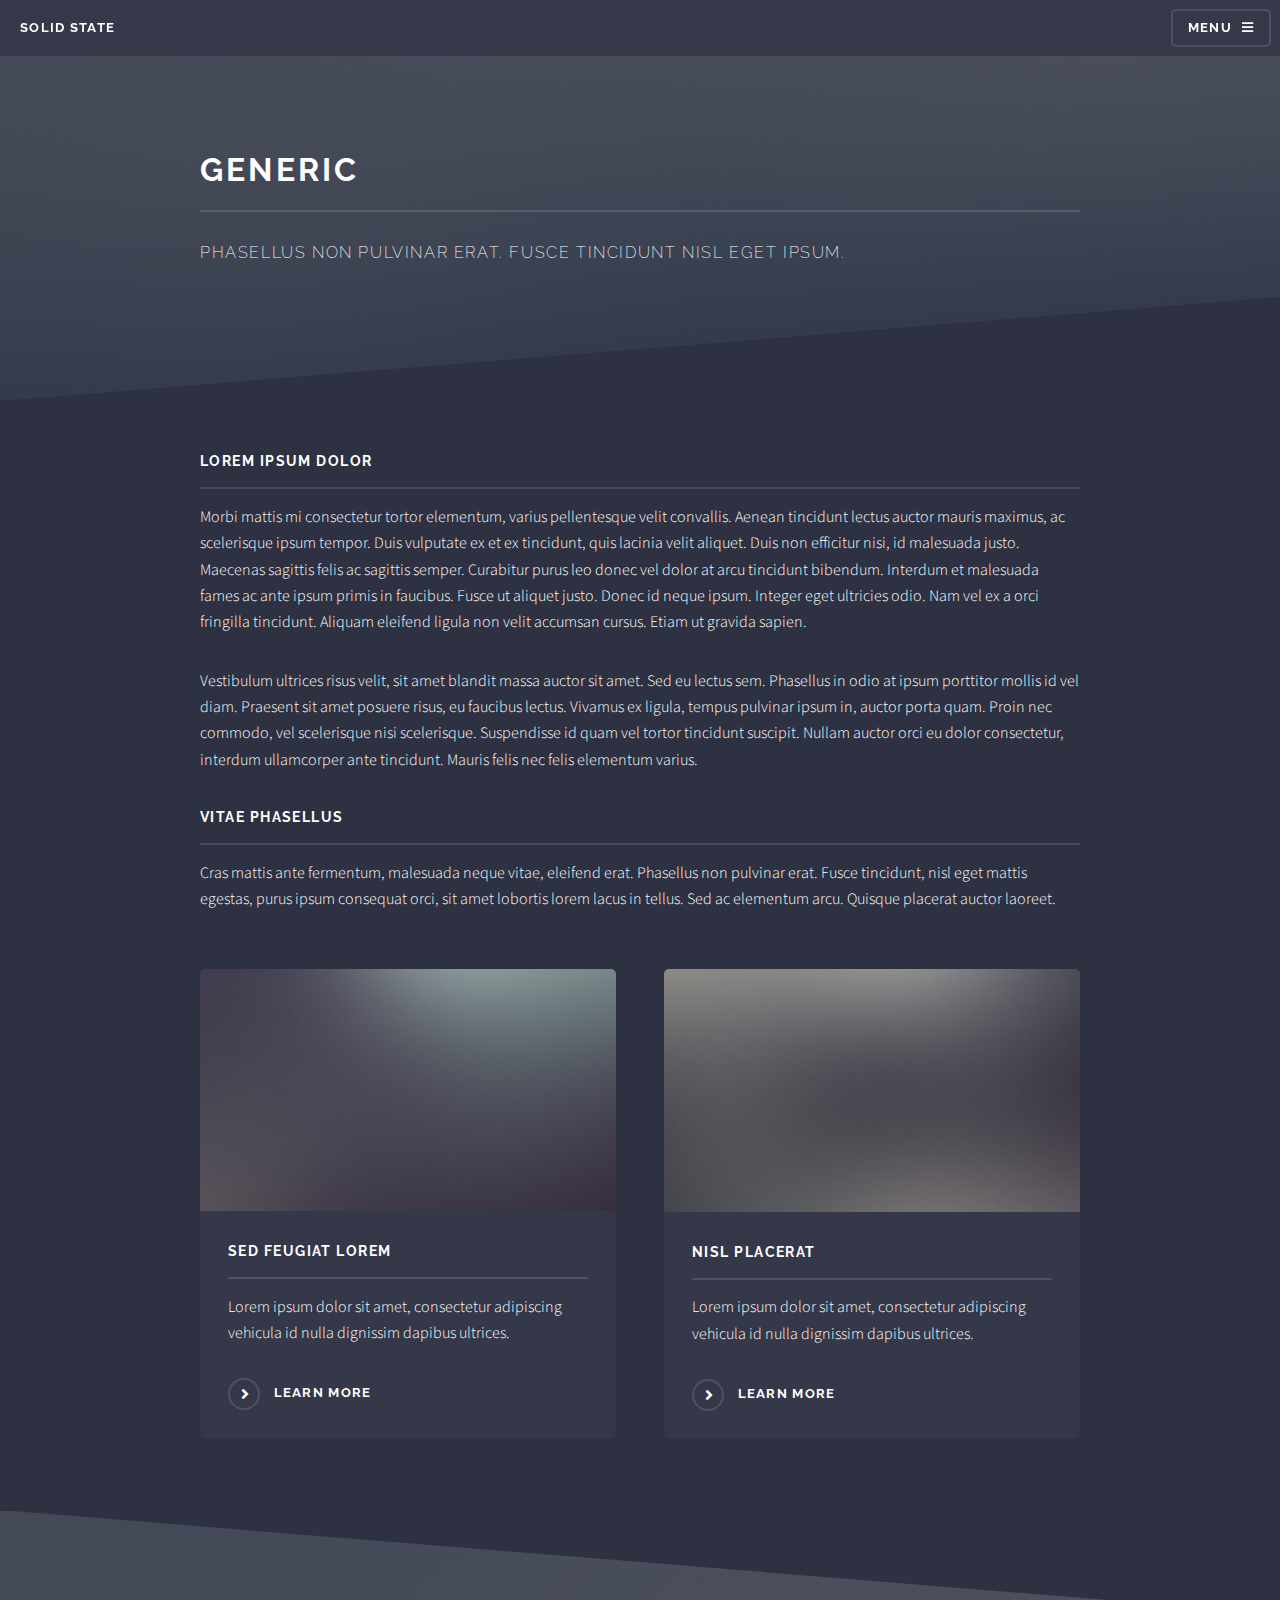
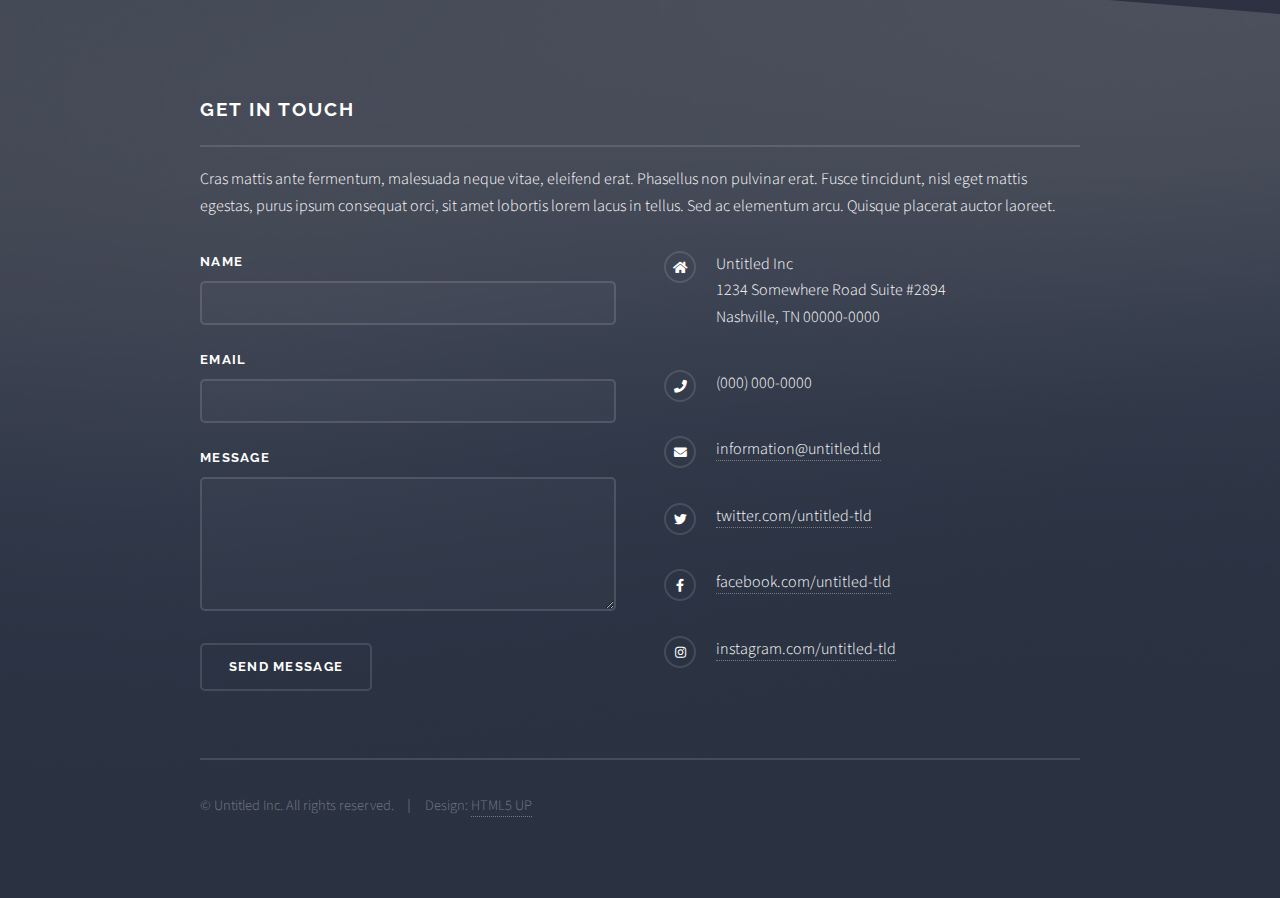
<file: generic.html>
<!DOCTYPE HTML>
<!--
	Solid State by HTML5 UP
	html5up.net | @ajlkn
	Free for personal and commercial use under the CCA 3.0 license (html5up.net/license)
-->
<html>
	<head>
		<title>Generic - Solid State by HTML5 UP</title>
		<meta charset="utf-8" />
		<meta name="viewport" content="width=device-width, initial-scale=1, user-scalable=no" />
		<link rel="stylesheet" href="assets/css/main.css" />
		<noscript><link rel="stylesheet" href="assets/css/noscript.css" /></noscript>
	</head>
	<body class="is-preload">

		<!-- Page Wrapper -->
			<div id="page-wrapper">

				<!-- Header -->
					<header id="header">
						<h1><a href="index.html">Solid State</a></h1>
						<nav>
							<a href="#menu">Menu</a>
						</nav>
					</header>

				<!-- Menu -->
					<nav id="menu">
						<div class="inner">
							<h2>Menu</h2>
							<ul class="links">
								<li><a href="index.html">Home</a></li>
								<li><a href="generic.html">Generic</a></li>
								<li><a href="elements.html">Elements</a></li>
								<li><a href="#">Log In</a></li>
								<li><a href="#">Sign Up</a></li>
							</ul>
							<a href="#" class="close">Close</a>
						</div>
					</nav>

				<!-- Wrapper -->
					<section id="wrapper">
						<header>
							<div class="inner">
								<h2>Generic</h2>
								<p>Phasellus non pulvinar erat. Fusce tincidunt nisl eget ipsum.</p>
							</div>
						</header>

						<!-- Content -->
							<div class="wrapper">
								<div class="inner">

									<h3 class="major">Lorem ipsum dolor</h3>
									<p>Morbi mattis mi consectetur tortor elementum, varius pellentesque velit convallis. Aenean tincidunt lectus auctor mauris maximus, ac scelerisque ipsum tempor. Duis vulputate ex et ex tincidunt, quis lacinia velit aliquet. Duis non efficitur nisi, id malesuada justo. Maecenas sagittis felis ac sagittis semper. Curabitur purus leo donec vel dolor at arcu tincidunt bibendum. Interdum et malesuada fames ac ante ipsum primis in faucibus. Fusce ut aliquet justo. Donec id neque ipsum. Integer eget ultricies odio. Nam vel ex a orci fringilla tincidunt. Aliquam eleifend ligula non velit accumsan cursus. Etiam ut gravida sapien.</p>

									<p>Vestibulum ultrices risus velit, sit amet blandit massa auctor sit amet. Sed eu lectus sem. Phasellus in odio at ipsum porttitor mollis id vel diam. Praesent sit amet posuere risus, eu faucibus lectus. Vivamus ex ligula, tempus pulvinar ipsum in, auctor porta quam. Proin nec commodo, vel scelerisque nisi scelerisque. Suspendisse id quam vel tortor tincidunt suscipit. Nullam auctor orci eu dolor consectetur, interdum ullamcorper ante tincidunt. Mauris felis nec felis elementum varius.</p>

									<h3 class="major">Vitae phasellus</h3>
									<p>Cras mattis ante fermentum, malesuada neque vitae, eleifend erat. Phasellus non pulvinar erat. Fusce tincidunt, nisl eget mattis egestas, purus ipsum consequat orci, sit amet lobortis lorem lacus in tellus. Sed ac elementum arcu. Quisque placerat auctor laoreet.</p>

									<section class="features">
										<article>
											<a href="#" class="image"><img src="images/pic04.jpg" alt="" /></a>
											<h3 class="major">Sed feugiat lorem</h3>
											<p>Lorem ipsum dolor sit amet, consectetur adipiscing vehicula id nulla dignissim dapibus ultrices.</p>
											<a href="#" class="special">Learn more</a>
										</article>
										<article>
											<a href="#" class="image"><img src="images/pic05.jpg" alt="" /></a>
											<h3 class="major">Nisl placerat</h3>
											<p>Lorem ipsum dolor sit amet, consectetur adipiscing vehicula id nulla dignissim dapibus ultrices.</p>
											<a href="#" class="special">Learn more</a>
										</article>
									</section>

								</div>
							</div>

					</section>

				<!-- Footer -->
					<section id="footer">
						<div class="inner">
							<h2 class="major">Get in touch</h2>
							<p>Cras mattis ante fermentum, malesuada neque vitae, eleifend erat. Phasellus non pulvinar erat. Fusce tincidunt, nisl eget mattis egestas, purus ipsum consequat orci, sit amet lobortis lorem lacus in tellus. Sed ac elementum arcu. Quisque placerat auctor laoreet.</p>
							<form method="post" action="#">
								<div class="fields">
									<div class="field">
										<label for="name">Name</label>
										<input type="text" name="name" id="name" />
									</div>
									<div class="field">
										<label for="email">Email</label>
										<input type="email" name="email" id="email" />
									</div>
									<div class="field">
										<label for="message">Message</label>
										<textarea name="message" id="message" rows="4"></textarea>
									</div>
								</div>
								<ul class="actions">
									<li><input type="submit" value="Send Message" /></li>
								</ul>
							</form>
							<ul class="contact">
								<li class="icon solid fa-home">
									Untitled Inc<br />
									1234 Somewhere Road Suite #2894<br />
									Nashville, TN 00000-0000
								</li>
								<li class="icon solid fa-phone">(000) 000-0000</li>
								<li class="icon solid fa-envelope"><a href="#">information@untitled.tld</a></li>
								<li class="icon brands fa-twitter"><a href="#">twitter.com/untitled-tld</a></li>
								<li class="icon brands fa-facebook-f"><a href="#">facebook.com/untitled-tld</a></li>
								<li class="icon brands fa-instagram"><a href="#">instagram.com/untitled-tld</a></li>
							</ul>
							<ul class="copyright">
								<li>&copy; Untitled Inc. All rights reserved.</li><li>Design: <a href="http://html5up.net">HTML5 UP</a></li>
							</ul>
						</div>
					</section>

			</div>

		<!-- Scripts -->
			<script src="assets/js/jquery.min.js"></script>
			<script src="assets/js/jquery.scrollex.min.js"></script>
			<script src="assets/js/browser.min.js"></script>
			<script src="assets/js/breakpoints.min.js"></script>
			<script src="assets/js/util.js"></script>
			<script src="assets/js/main.js"></script>

	</body>
</html>
</file>
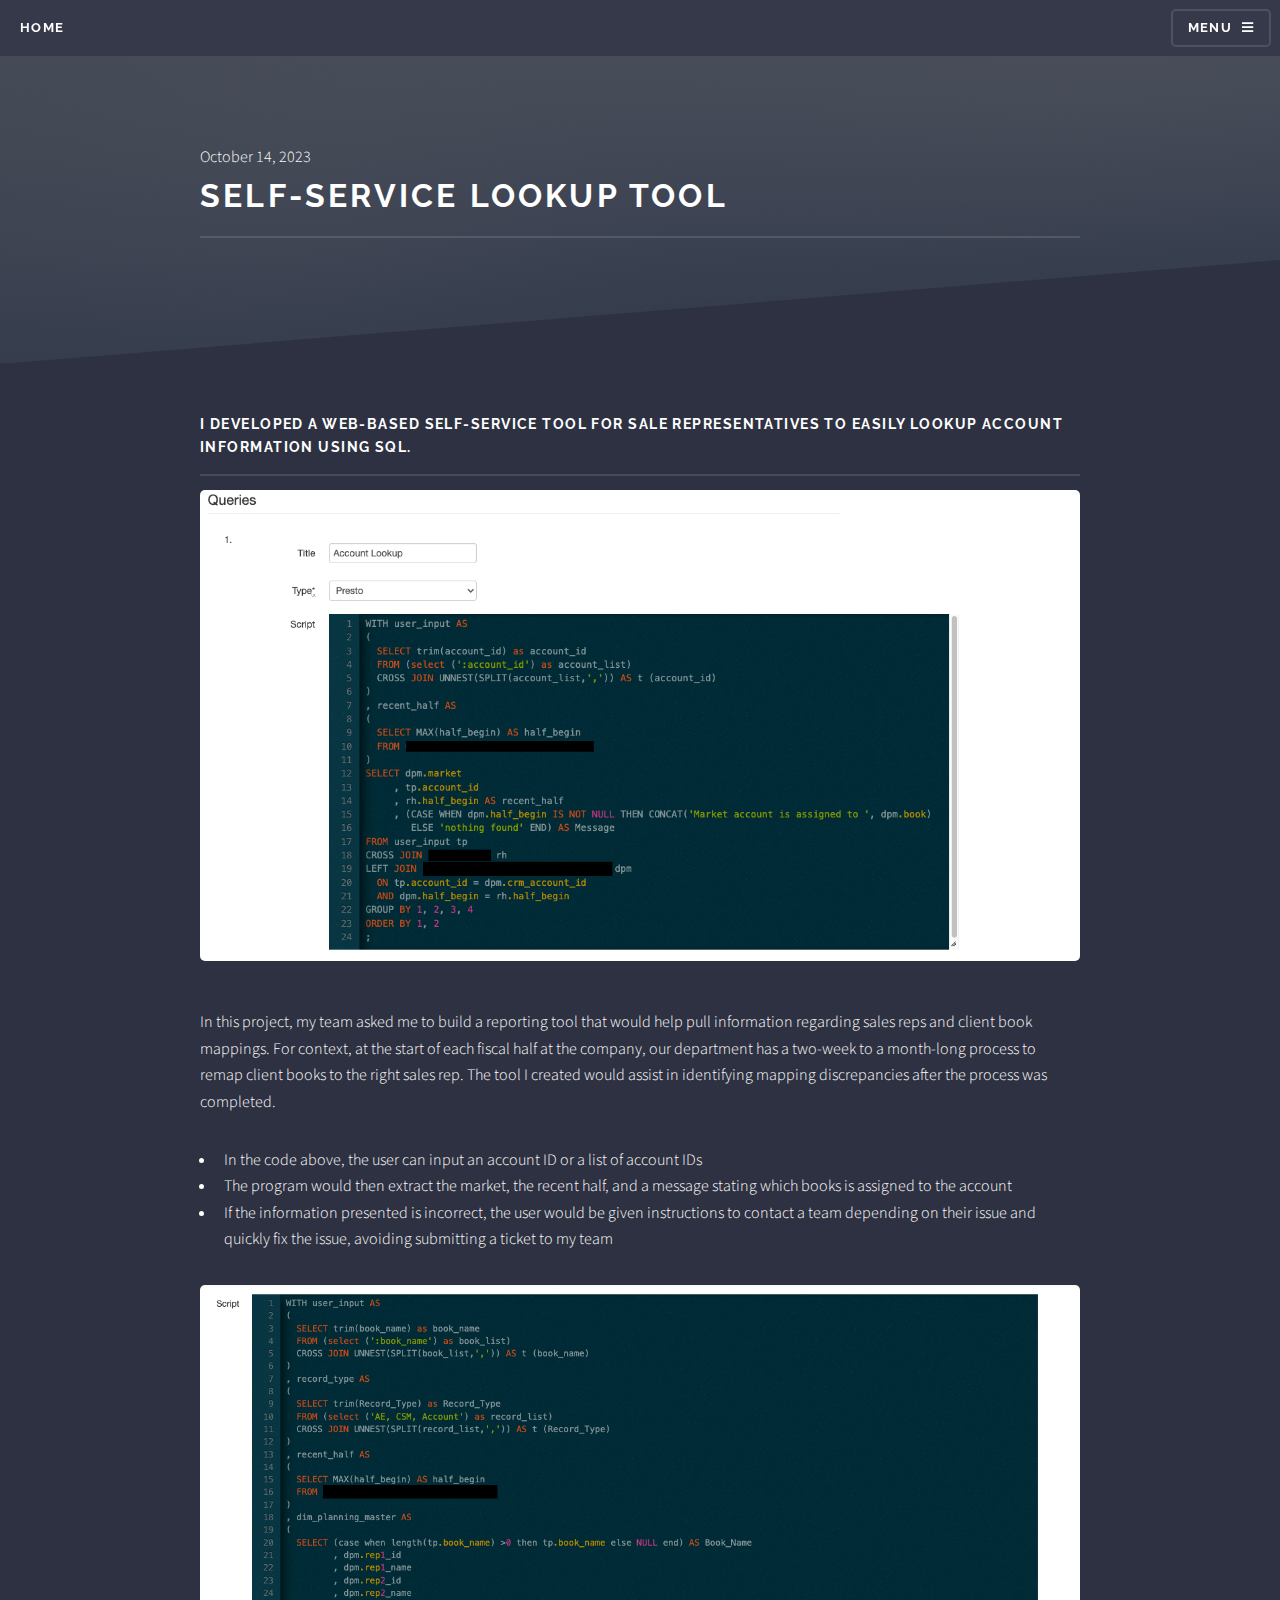
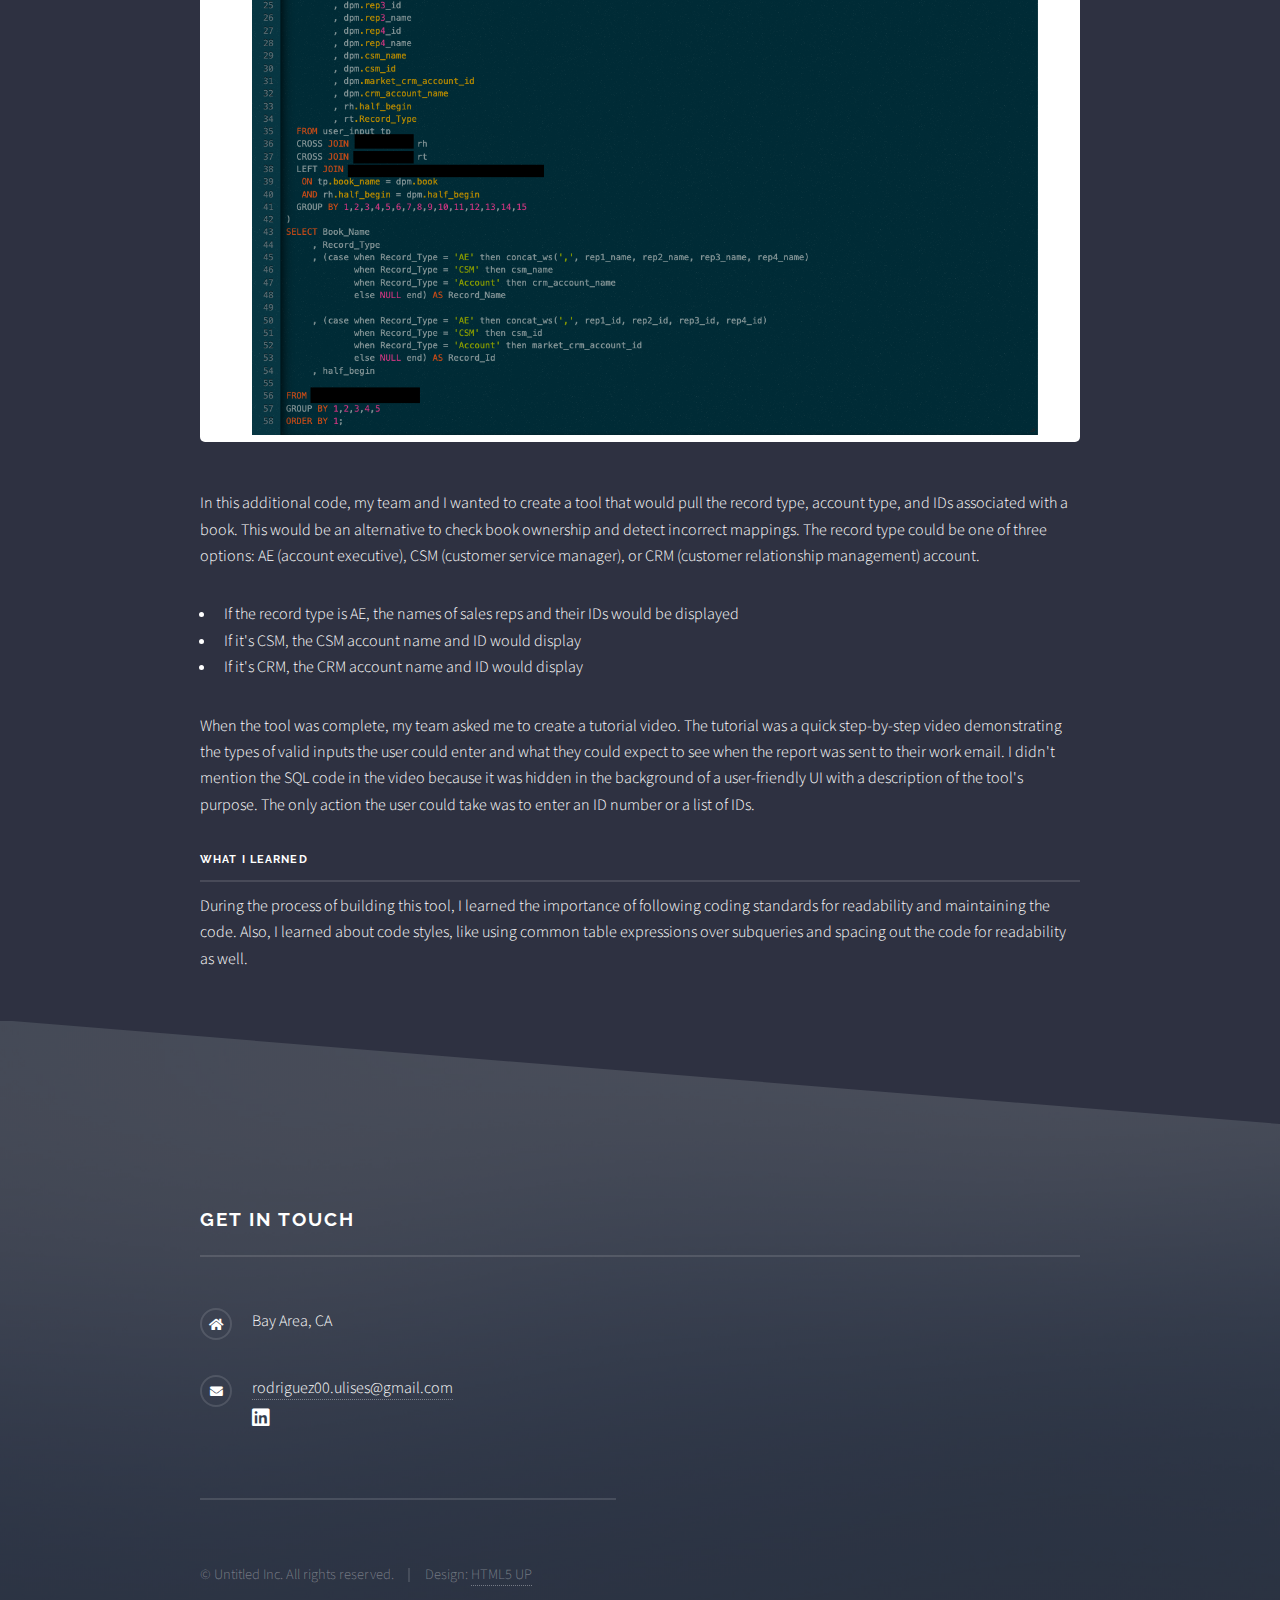
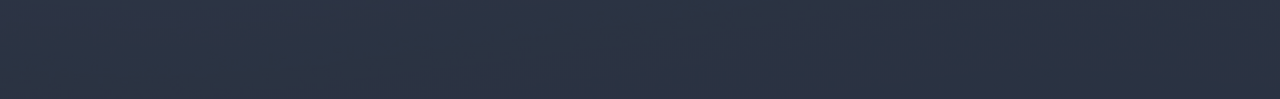
<file: Reportal_project.html>
<!DOCTYPE HTML>
<!--
	Solid State by HTML5 UP
	html5up.net | @ajlkn
	Free for personal and commercial use under the CCA 3.0 license (html5up.net/license)
-->
<html>
	<head>
		<title>Generic Page - Reportal Tool Project</title>
		<meta charset="utf-8" />
		<meta name="viewport" content="width=device-width, initial-scale=1, user-scalable=no" />
		<link rel="stylesheet" href="assets/css/main.css" />
		<noscript><link rel="stylesheet" href="assets/css/noscript.css" /></noscript>
	</head>
	<body class="is-preload">

		<!-- Page Wrapper -->
			<div id="page-wrapper">

				<!-- Header -->
					<header id="header">
						<h1><a href="index.html">Home</a></h1>
						<nav>
							<a href="#menu">Menu</a>
						</nav>
					</header>

				<!-- Menu -->
					<nav id="menu">
						<div class="inner">
							<h2>Menu</h2>
							<ul class="links">
								<li><a href="index.html">Home</a></li>
								<li><a href="AZDash_project.html">Tableau Project</a></li>
								<li><a href="Reportal_project.html">Reportal Tool Project</a></li>
								<li><a href="confluence_proj.html">Team Confluence Project</a></li>
							</ul>
							<a href="#" class="close">Close</a>
						</div>
					</nav>

				<!-- Wrapper -->
					<section id="wrapper">
						<header>
							<div class="inner">
                                <span class="date">October 14, 2023</span>
								<h2>Self-Service Lookup Tool</h2>
							</div>
						</header>

						<!-- Content -->
							<div class="wrapper">
								<div class="inner">
									
									<h3 class="major">I developed a web-based self-service tool for sale representatives to easily lookup account information using SQL.</h3>
									<div class="image main"><img src="images/Reportal Account Lookup_censored.png" alt="" /></div>
									<p>In this project, my team asked me to build a reporting tool that would help pull information regarding sales reps and client book mappings. For context, at the start of each fiscal half at the company, our department has a two-week to a month-long process to remap client books to the right sales rep. The tool I created would assist in identifying mapping discrepancies after the process was completed.</p>
									
									<ul><li>In the code above, the user can input an account ID or a list of account IDs</li>
										<li>The program would then extract the market, the recent half, and a message stating which books is assigned to the account</li>
										<li>If the information presented is incorrect, the user would be given instructions to contact a team depending on their issue and quickly fix the issue, avoiding submitting a ticket to my team</li>
									</ul>

									<div class="image main"><img src="images/Reportal Book Lookup_censored.png" alt="" /></div>
                                	<p>In this additional code, my team and I wanted to create a tool that would pull the record type, account type, and IDs associated with a book. This would be an alternative to check book ownership and detect incorrect mappings. The record type could be one of three options: AE (account executive), CSM (customer service manager), or CRM (customer relationship management) account.</p>
									<ul><li>If the record type is AE, the names of sales reps and their IDs would be displayed</li>
										<li>If it's CSM, the CSM account name and ID would display</li>
										<li>If it's CRM, the CRM account name and ID would display</li>
									</ul>
									<p>When the tool was complete, my team asked me to create a tutorial video. The tutorial was a quick step-by-step video demonstrating the types of valid inputs the user could enter and what they could expect to see when the report was sent to their work email. I didn't mention the SQL code in the video because it was hidden in the background of a user-friendly UI with a description of the tool's purpose. The only action the user could take was to enter an ID number or a list of IDs.</p>

									<h4 class="major">What I learned</h4>
									<p>During the process of building this tool, I learned the importance of following coding standards for readability and maintaining the code. Also, I learned about code styles, like using common table expressions over subqueries and spacing out the code for readability as well.</p>
									
								</div>
							</div>

					</section>

				<!-- Footer -->
                <section id="footer">
                    <div class="inner">
                        <h2 class="major">Get in touch</h2>
                        <p></p>
                        <ul class="contact">
                            <li class="icon solid fa-home">
                                Bay Area, CA
                            </li>
                            <li class="icon solid fa-envelope"><a href="#">rodriguez00.ulises@gmail.com</a></li>
                        <ul class="icons alt">
                            <li><a href="https://www.linkedin.com/in/ulisesjrodriguez/" class="icon brands alt fa-linkedin"><span class="label">LinkedIn</span></a></li>
                            <!-- <li><a href="#" class="icon brands alt fa-github"><span class="label">GitHub</span></a></li> -->
                        </ul>
                        <ul class="copyright">
                            <li>&copy; Untitled Inc. All rights reserved.</li><li>Design: <a href="http://html5up.net">HTML5 UP</a></li>
                        </ul>
                    </div>
                </section>

			</div>

		<!-- Scripts -->
			<script src="assets/js/jquery.min.js"></script>
			<script src="assets/js/jquery.scrollex.min.js"></script>
			<script src="assets/js/browser.min.js"></script>
			<script src="assets/js/breakpoints.min.js"></script>
			<script src="assets/js/util.js"></script>
			<script src="assets/js/main.js"></script>

	</body>
</html>
</file>
<file: assets/css/noscript.css>
/*
	Solid State by HTML5 UP
	html5up.net | @ajlkn
	Free for personal and commercial use under the CCA 3.0 license (html5up.net/license)
*/

/* Banner */

	body.is-preload #banner .logo {
		-moz-transform: none;
		-webkit-transform: none;
		-ms-transform: none;
		transform: none;
		opacity: 1;
	}

	body.is-preload #banner h2 {
		opacity: 1;
		-moz-transform: none;
		-webkit-transform: none;
		-ms-transform: none;
		transform: none;
		-moz-filter: none;
		-webkit-filter: none;
		-ms-filter: none;
		filter: none;
	}

	body.is-preload #banner p {
		opacity: 01;
		-moz-transform: none;
		-webkit-transform: none;
		-ms-transform: none;
		transform: none;
		-moz-filter: none;
		-webkit-filter: none;
		-ms-filter: none;
		filter: none;
	}
</file>
<file: assets/css/main.css>
@import url(fontawesome-all.min.css);
@import url("https://fonts.googleapis.com/css?family=Raleway:200,700|Source+Sans+Pro:300,600,300italic,600italic");

/*
	Solid State by HTML5 UP
	html5up.net | @ajlkn
	Free for personal and commercial use under the CCA 3.0 license (html5up.net/license)
*/

html, body, div, span, applet, object,
iframe, h1, h2, h3, h4, h5, h6, p, blockquote,
pre, a, abbr, acronym, address, big, cite,
code, del, dfn, em, img, ins, kbd, q, s, samp,
small, strike, strong, sub, sup, tt, var, b,
u, i, center, dl, dt, dd, ol, ul, li, fieldset,
form, label, legend, table, caption, tbody,
tfoot, thead, tr, th, td, article, aside,
canvas, details, embed, figure, figcaption,
footer, header, hgroup, menu, nav, output, ruby,
section, summary, time, mark, audio, video {
	margin: 0;
	padding: 0;
	border: 0;
	font-size: 100%;
	font: inherit;
	vertical-align: baseline;}

article, aside, details, figcaption, figure,
footer, header, hgroup, menu, nav, section {
	display: block;}

body {
	line-height: 1;
}

ol, ul {
	list-style: none;
}

blockquote, q {
	quotes: none;
}

	blockquote:before, blockquote:after, q:before, q:after {
		content: '';
		content: none;
	}

table {
	border-collapse: collapse;
	border-spacing: 0;
}

body {
	-webkit-text-size-adjust: none;
}

mark {
	background-color: transparent;
	color: inherit;
}

input::-moz-focus-inner {
	border: 0;
	padding: 0;
}

input, select, textarea {
	-moz-appearance: none;
	-webkit-appearance: none;
	-ms-appearance: none;
	appearance: none;
}

/* Basic */

	@-ms-viewport {
		width: device-width;
	}

	body {
		-ms-overflow-style: scrollbar;
	}

	@media screen and (max-width: 480px) {

		html, body {
			min-width: 320px;
		}

	}

	html {
		box-sizing: border-box;
	}

	*, *:before, *:after {
		box-sizing: inherit;
	}

	body {
		background-color: #2e3141;
		background-image: linear-gradient(to top, rgba(46, 49, 65, 0.8), rgba(46, 49, 65, 0.8)), url("../../images/GreenLeeves_bg.jpg");
		background-size: auto,
 cover;
		background-attachment: fixed,
 fixed;
		background-position: center,
 center;
	}

		body.is-preload *, body.is-preload *:before, body.is-preload *:after {
			-moz-animation: none !important;
			-webkit-animation: none !important;
			-ms-animation: none !important;
			animation: none !important;
			-moz-transition: none !important;
			-webkit-transition: none !important;
			-ms-transition: none !important;
			transition: none !important;
		}

/* Type */

	body, input, select, textarea {
		color: #ffffff;
		font-family: "Source Sans Pro", Helvetica, sans-serif;
		font-size: 16.5pt;
		font-weight: 300;
		line-height: 1.65;
	}

		@media screen and (max-width: 1680px) {

			body, input, select, textarea {
				font-size: 13pt;
			}

		}

		@media screen and (max-width: 1280px) {

			body, input, select, textarea {
				font-size: 12pt;
			}

		}

		@media screen and (max-width: 980px) {

			body, input, select, textarea {
				font-size: 12pt;
			}

		}

		@media screen and (max-width: 736px) {

			body, input, select, textarea {
				font-size: 12pt;
			}

		}

		@media screen and (max-width: 480px) {

			body, input, select, textarea {
				font-size: 12pt;
			}

		}

	a {
		-moz-transition: color 0.2s ease-in-out, border-bottom-color 0.2s ease-in-out;
		-webkit-transition: color 0.2s ease-in-out, border-bottom-color 0.2s ease-in-out;
		-ms-transition: color 0.2s ease-in-out, border-bottom-color 0.2s ease-in-out;
		transition: color 0.2s ease-in-out, border-bottom-color 0.2s ease-in-out;
		border-bottom: dotted 1px rgba(255, 255, 255, 0.35);
		color: #ffffff;
		text-decoration: none;
	}

		a:hover {
			border-bottom-color: transparent;
			color: #ffffff !important;
		}

		a.special:not(.button) {
			text-decoration: none;
			border-bottom: 0;
			display: block;
			font-family: Raleway, Helvetica, sans-serif;
			font-size: 0.8em;
			font-weight: 700;
			letter-spacing: 0.1em;
			margin: 0 0 2em 0;
			text-transform: uppercase;
		}

			a.special:not(.button):before {
				-moz-osx-font-smoothing: grayscale;
				-webkit-font-smoothing: antialiased;
				display: inline-block;
				font-style: normal;
				font-variant: normal;
				text-rendering: auto;
				line-height: 1;
				text-transform: none !important;
				font-family: 'Font Awesome 5 Free';
				font-weight: 900;
			}

			a.special:not(.button):before {
				-moz-transition: background-color 0.2s ease-in-out;
				-webkit-transition: background-color 0.2s ease-in-out;
				-ms-transition: background-color 0.2s ease-in-out;
				transition: background-color 0.2s ease-in-out;
				border-radius: 100%;
				border: solid 2px rgba(255, 255, 255, 0.125);
				content: '\f105';
				display: inline-block;
				font-size: 1.25em;
				height: 2em;
				line-height: 1.75em;
				margin-right: 0.85em;
				text-align: center;
				text-indent: 0.15em;
				vertical-align: middle;
				width: 2em;
			}

			a.special:not(.button):hover:before {
				background-color: rgba(255, 255, 255, 0.025);
			}

			a.special:not(.button):active:before {
				background-color: rgba(255, 255, 255, 0.075);
			}

	strong, b {
		color: #ffffff;
		font-weight: 600;
	}

	em, i {
		font-style: italic;
	}

	p {
		margin: 0 0 2em 0;
	}

	h1, h2, h3, h4, h5, h6 {
		color: #ffffff;
		font-family: Raleway, Helvetica, sans-serif;
		font-weight: 700;
		letter-spacing: 0.1em;
		margin: 0 0 1em 0;
		text-transform: uppercase;
	}

		h1 a, h2 a, h3 a, h4 a, h5 a, h6 a {
			color: inherit;
			text-decoration: none;
			border-bottom: 0;
		}

		h1 span, h2 span, h3 span, h4 span, h5 span, h6 span {
			font-weight: 200;
		}

		h1.major, h2.major, h3.major, h4.major, h5.major, h6.major {
			padding-bottom: 1em;
			border-bottom: solid 2px rgba(255, 255, 255, 0.125);
		}

	h2 {
		font-size: 1.2em;
	}

	h3 {
		font-size: 0.9em;
	}

	h4 {
		font-size: 0.7em;
	}

	h5 {
		font-size: 0.7em;
	}

	h6 {
		font-size: 0.7em;
	}

	@media screen and (max-width: 736px) {

		h2 {
			font-size: 1em;
		}

		h3 {
			font-size: 0.8em;
		}

	}

	sub {
		font-size: 0.8em;
		position: relative;
		top: 0.5em;
	}

	sup {
		font-size: 0.8em;
		position: relative;
		top: -0.5em;
	}

	blockquote {
		border-left: solid 4px rgba(255, 255, 255, 0.125);
		font-style: italic;
		margin: 0 0 2em 0;
		padding: 0.5em 0 0.5em 2em;
	}

	code {
		background: rgba(255, 255, 255, 0.025);
		border-radius: 5px;
		border: solid 2px rgba(255, 255, 255, 0.125);
		font-family: "Courier New", monospace;
		font-size: 0.9em;
		margin: 0 0.25em;
		padding: 0.25em 0.65em;
	}

	pre {
		-webkit-overflow-scrolling: touch;
		font-family: "Courier New", monospace;
		font-size: 0.9em;
		margin: 0 0 2em 0;
	}

		pre code {
			display: block;
			line-height: 1.75em;
			padding: 1em 1.5em;
			overflow-x: auto;
		}

	hr {
		border: 0;
		border-bottom: solid 2px rgba(255, 255, 255, 0.125);
		margin: 2.5em 0;
	}

		hr.major {
			margin: 4em 0;
		}

	.align-left {
		text-align: left;
	}

	.align-center {
		text-align: center;
	}

	.align-right {
		text-align: right;
	}

/* Row */

	.row {
		display: flex;
		flex-wrap: wrap;
		box-sizing: border-box;
		align-items: stretch;
	}

		.row > * {
			box-sizing: border-box;
		}

		.row.gtr-uniform > * > :last-child {
			margin-bottom: 0;
		}

		.row.aln-left {
			justify-content: flex-start;
		}

		.row.aln-center {
			justify-content: center;
		}

		.row.aln-right {
			justify-content: flex-end;
		}

		.row.aln-top {
			align-items: flex-start;
		}

		.row.aln-middle {
			align-items: center;
		}

		.row.aln-bottom {
			align-items: flex-end;
		}

		.row > .imp {
			order: -1;
		}

		.row > .col-1 {
			width: 8.33333%;
		}

		.row > .off-1 {
			margin-left: 8.33333%;
		}

		.row > .col-2 {
			width: 16.66667%;
		}

		.row > .off-2 {
			margin-left: 16.66667%;
		}

		.row > .col-3 {
			width: 25%;
		}

		.row > .off-3 {
			margin-left: 25%;
		}

		.row > .col-4 {
			width: 33.33333%;
		}

		.row > .off-4 {
			margin-left: 33.33333%;
		}

		.row > .col-5 {
			width: 41.66667%;
		}

		.row > .off-5 {
			margin-left: 41.66667%;
		}

		.row > .col-6 {
			width: 50%;
		}

		.row > .off-6 {
			margin-left: 50%;
		}

		.row > .col-7 {
			width: 58.33333%;
		}

		.row > .off-7 {
			margin-left: 58.33333%;
		}

		.row > .col-8 {
			width: 66.66667%;
		}

		.row > .off-8 {
			margin-left: 66.66667%;
		}

		.row > .col-9 {
			width: 75%;
		}

		.row > .off-9 {
			margin-left: 75%;
		}

		.row > .col-10 {
			width: 83.33333%;
		}

		.row > .off-10 {
			margin-left: 83.33333%;
		}

		.row > .col-11 {
			width: 91.66667%;
		}

		.row > .off-11 {
			margin-left: 91.66667%;
		}

		.row > .col-12 {
			width: 100%;
		}

		.row > .off-12 {
			margin-left: 100%;
		}

		.row.gtr-0 {
			margin-top: 0;
			margin-left: 0em;
		}

			.row.gtr-0 > * {
				padding: 0 0 0 0em;
			}

			.row.gtr-0.gtr-uniform {
				margin-top: 0em;
			}

				.row.gtr-0.gtr-uniform > * {
					padding-top: 0em;
				}

		.row.gtr-25 {
			margin-top: 0;
			margin-left: -0.4375em;
		}

			.row.gtr-25 > * {
				padding: 0 0 0 0.4375em;
			}

			.row.gtr-25.gtr-uniform {
				margin-top: -0.4375em;
			}

				.row.gtr-25.gtr-uniform > * {
					padding-top: 0.4375em;
				}

		.row.gtr-50 {
			margin-top: 0;
			margin-left: -0.875em;
		}

			.row.gtr-50 > * {
				padding: 0 0 0 0.875em;
			}

			.row.gtr-50.gtr-uniform {
				margin-top: -0.875em;
			}

				.row.gtr-50.gtr-uniform > * {
					padding-top: 0.875em;
				}

		.row {
			margin-top: 0;
			margin-left: -1.75em;
		}

			.row > * {
				padding: 0 0 0 1.75em;
			}

			.row.gtr-uniform {
				margin-top: -1.75em;
			}

				.row.gtr-uniform > * {
					padding-top: 1.75em;
				}

		.row.gtr-150 {
			margin-top: 0;
			margin-left: -2.625em;
		}

			.row.gtr-150 > * {
				padding: 0 0 0 2.625em;
			}

			.row.gtr-150.gtr-uniform {
				margin-top: -2.625em;
			}

				.row.gtr-150.gtr-uniform > * {
					padding-top: 2.625em;
				}

		.row.gtr-200 {
			margin-top: 0;
			margin-left: -3.5em;
		}

			.row.gtr-200 > * {
				padding: 0 0 0 3.5em;
			}

			.row.gtr-200.gtr-uniform {
				margin-top: -3.5em;
			}

				.row.gtr-200.gtr-uniform > * {
					padding-top: 3.5em;
				}

		@media screen and (max-width: 1680px) {

			.row {
				display: flex;
				flex-wrap: wrap;
				box-sizing: border-box;
				align-items: stretch;
			}

				.row > * {
					box-sizing: border-box;
				}

				.row.gtr-uniform > * > :last-child {
					margin-bottom: 0;
				}

				.row.aln-left {
					justify-content: flex-start;
				}

				.row.aln-center {
					justify-content: center;
				}

				.row.aln-right {
					justify-content: flex-end;
				}

				.row.aln-top {
					align-items: flex-start;
				}

				.row.aln-middle {
					align-items: center;
				}

				.row.aln-bottom {
					align-items: flex-end;
				}

				.row > .imp-xlarge {
					order: -1;
				}

				.row > .col-1-xlarge {
					width: 8.33333%;
				}

				.row > .off-1-xlarge {
					margin-left: 8.33333%;
				}

				.row > .col-2-xlarge {
					width: 16.66667%;
				}

				.row > .off-2-xlarge {
					margin-left: 16.66667%;
				}

				.row > .col-3-xlarge {
					width: 25%;
				}

				.row > .off-3-xlarge {
					margin-left: 25%;
				}

				.row > .col-4-xlarge {
					width: 33.33333%;
				}

				.row > .off-4-xlarge {
					margin-left: 33.33333%;
				}

				.row > .col-5-xlarge {
					width: 41.66667%;
				}

				.row > .off-5-xlarge {
					margin-left: 41.66667%;
				}

				.row > .col-6-xlarge {
					width: 50%;
				}

				.row > .off-6-xlarge {
					margin-left: 50%;
				}

				.row > .col-7-xlarge {
					width: 58.33333%;
				}

				.row > .off-7-xlarge {
					margin-left: 58.33333%;
				}

				.row > .col-8-xlarge {
					width: 66.66667%;
				}

				.row > .off-8-xlarge {
					margin-left: 66.66667%;
				}

				.row > .col-9-xlarge {
					width: 75%;
				}

				.row > .off-9-xlarge {
					margin-left: 75%;
				}

				.row > .col-10-xlarge {
					width: 83.33333%;
				}

				.row > .off-10-xlarge {
					margin-left: 83.33333%;
				}

				.row > .col-11-xlarge {
					width: 91.66667%;
				}

				.row > .off-11-xlarge {
					margin-left: 91.66667%;
				}

				.row > .col-12-xlarge {
					width: 100%;
				}

				.row > .off-12-xlarge {
					margin-left: 100%;
				}

				.row.gtr-0 {
					margin-top: 0;
					margin-left: 0em;
				}

					.row.gtr-0 > * {
						padding: 0 0 0 0em;
					}

					.row.gtr-0.gtr-uniform {
						margin-top: 0em;
					}

						.row.gtr-0.gtr-uniform > * {
							padding-top: 0em;
						}

				.row.gtr-25 {
					margin-top: 0;
					margin-left: -0.4375em;
				}

					.row.gtr-25 > * {
						padding: 0 0 0 0.4375em;
					}

					.row.gtr-25.gtr-uniform {
						margin-top: -0.4375em;
					}

						.row.gtr-25.gtr-uniform > * {
							padding-top: 0.4375em;
						}

				.row.gtr-50 {
					margin-top: 0;
					margin-left: -0.875em;
				}

					.row.gtr-50 > * {
						padding: 0 0 0 0.875em;
					}

					.row.gtr-50.gtr-uniform {
						margin-top: -0.875em;
					}

						.row.gtr-50.gtr-uniform > * {
							padding-top: 0.875em;
						}

				.row {
					margin-top: 0;
					margin-left: -1.75em;
				}

					.row > * {
						padding: 0 0 0 1.75em;
					}

					.row.gtr-uniform {
						margin-top: -1.75em;
					}

						.row.gtr-uniform > * {
							padding-top: 1.75em;
						}

				.row.gtr-150 {
					margin-top: 0;
					margin-left: -2.625em;
				}

					.row.gtr-150 > * {
						padding: 0 0 0 2.625em;
					}

					.row.gtr-150.gtr-uniform {
						margin-top: -2.625em;
					}

						.row.gtr-150.gtr-uniform > * {
							padding-top: 2.625em;
						}

				.row.gtr-200 {
					margin-top: 0;
					margin-left: -3.5em;
				}

					.row.gtr-200 > * {
						padding: 0 0 0 3.5em;
					}

					.row.gtr-200.gtr-uniform {
						margin-top: -3.5em;
					}

						.row.gtr-200.gtr-uniform > * {
							padding-top: 3.5em;
						}

		}

		@media screen and (max-width: 1280px) {

			.row {
				display: flex;
				flex-wrap: wrap;
				box-sizing: border-box;
				align-items: stretch;
			}

				.row > * {
					box-sizing: border-box;
				}

				.row.gtr-uniform > * > :last-child {
					margin-bottom: 0;
				}

				.row.aln-left {
					justify-content: flex-start;
				}

				.row.aln-center {
					justify-content: center;
				}

				.row.aln-right {
					justify-content: flex-end;
				}

				.row.aln-top {
					align-items: flex-start;
				}

				.row.aln-middle {
					align-items: center;
				}

				.row.aln-bottom {
					align-items: flex-end;
				}

				.row > .imp-large {
					order: -1;
				}

				.row > .col-1-large {
					width: 8.33333%;
				}

				.row > .off-1-large {
					margin-left: 8.33333%;
				}

				.row > .col-2-large {
					width: 16.66667%;
				}

				.row > .off-2-large {
					margin-left: 16.66667%;
				}

				.row > .col-3-large {
					width: 25%;
				}

				.row > .off-3-large {
					margin-left: 25%;
				}

				.row > .col-4-large {
					width: 33.33333%;
				}

				.row > .off-4-large {
					margin-left: 33.33333%;
				}

				.row > .col-5-large {
					width: 41.66667%;
				}

				.row > .off-5-large {
					margin-left: 41.66667%;
				}

				.row > .col-6-large {
					width: 50%;
				}

				.row > .off-6-large {
					margin-left: 50%;
				}

				.row > .col-7-large {
					width: 58.33333%;
				}

				.row > .off-7-large {
					margin-left: 58.33333%;
				}

				.row > .col-8-large {
					width: 66.66667%;
				}

				.row > .off-8-large {
					margin-left: 66.66667%;
				}

				.row > .col-9-large {
					width: 75%;
				}

				.row > .off-9-large {
					margin-left: 75%;
				}

				.row > .col-10-large {
					width: 83.33333%;
				}

				.row > .off-10-large {
					margin-left: 83.33333%;
				}

				.row > .col-11-large {
					width: 91.66667%;
				}

				.row > .off-11-large {
					margin-left: 91.66667%;
				}

				.row > .col-12-large {
					width: 100%;
				}

				.row > .off-12-large {
					margin-left: 100%;
				}

				.row.gtr-0 {
					margin-top: 0;
					margin-left: 0em;
				}

					.row.gtr-0 > * {
						padding: 0 0 0 0em;
					}

					.row.gtr-0.gtr-uniform {
						margin-top: 0em;
					}

						.row.gtr-0.gtr-uniform > * {
							padding-top: 0em;
						}

				.row.gtr-25 {
					margin-top: 0;
					margin-left: -0.4375em;
				}

					.row.gtr-25 > * {
						padding: 0 0 0 0.4375em;
					}

					.row.gtr-25.gtr-uniform {
						margin-top: -0.4375em;
					}

						.row.gtr-25.gtr-uniform > * {
							padding-top: 0.4375em;
						}

				.row.gtr-50 {
					margin-top: 0;
					margin-left: -0.875em;
				}

					.row.gtr-50 > * {
						padding: 0 0 0 0.875em;
					}

					.row.gtr-50.gtr-uniform {
						margin-top: -0.875em;
					}

						.row.gtr-50.gtr-uniform > * {
							padding-top: 0.875em;
						}

				.row {
					margin-top: 0;
					margin-left: -1.75em;
				}

					.row > * {
						padding: 0 0 0 1.75em;
					}

					.row.gtr-uniform {
						margin-top: -1.75em;
					}

						.row.gtr-uniform > * {
							padding-top: 1.75em;
						}

				.row.gtr-150 {
					margin-top: 0;
					margin-left: -2.625em;
				}

					.row.gtr-150 > * {
						padding: 0 0 0 2.625em;
					}

					.row.gtr-150.gtr-uniform {
						margin-top: -2.625em;
					}

						.row.gtr-150.gtr-uniform > * {
							padding-top: 2.625em;
						}

				.row.gtr-200 {
					margin-top: 0;
					margin-left: -3.5em;
				}

					.row.gtr-200 > * {
						padding: 0 0 0 3.5em;
					}

					.row.gtr-200.gtr-uniform {
						margin-top: -3.5em;
					}

						.row.gtr-200.gtr-uniform > * {
							padding-top: 3.5em;
						}

		}

		@media screen and (max-width: 980px) {

			.row {
				display: flex;
				flex-wrap: wrap;
				box-sizing: border-box;
				align-items: stretch;
			}

				.row > * {
					box-sizing: border-box;
				}

				.row.gtr-uniform > * > :last-child {
					margin-bottom: 0;
				}

				.row.aln-left {
					justify-content: flex-start;
				}

				.row.aln-center {
					justify-content: center;
				}

				.row.aln-right {
					justify-content: flex-end;
				}

				.row.aln-top {
					align-items: flex-start;
				}

				.row.aln-middle {
					align-items: center;
				}

				.row.aln-bottom {
					align-items: flex-end;
				}

				.row > .imp-medium {
					order: -1;
				}

				.row > .col-1-medium {
					width: 8.33333%;
				}

				.row > .off-1-medium {
					margin-left: 8.33333%;
				}

				.row > .col-2-medium {
					width: 16.66667%;
				}

				.row > .off-2-medium {
					margin-left: 16.66667%;
				}

				.row > .col-3-medium {
					width: 25%;
				}

				.row > .off-3-medium {
					margin-left: 25%;
				}

				.row > .col-4-medium {
					width: 33.33333%;
				}

				.row > .off-4-medium {
					margin-left: 33.33333%;
				}

				.row > .col-5-medium {
					width: 41.66667%;
				}

				.row > .off-5-medium {
					margin-left: 41.66667%;
				}

				.row > .col-6-medium {
					width: 50%;
				}

				.row > .off-6-medium {
					margin-left: 50%;
				}

				.row > .col-7-medium {
					width: 58.33333%;
				}

				.row > .off-7-medium {
					margin-left: 58.33333%;
				}

				.row > .col-8-medium {
					width: 66.66667%;
				}

				.row > .off-8-medium {
					margin-left: 66.66667%;
				}

				.row > .col-9-medium {
					width: 75%;
				}

				.row > .off-9-medium {
					margin-left: 75%;
				}

				.row > .col-10-medium {
					width: 83.33333%;
				}

				.row > .off-10-medium {
					margin-left: 83.33333%;
				}

				.row > .col-11-medium {
					width: 91.66667%;
				}

				.row > .off-11-medium {
					margin-left: 91.66667%;
				}

				.row > .col-12-medium {
					width: 100%;
				}

				.row > .off-12-medium {
					margin-left: 100%;
				}

				.row.gtr-0 {
					margin-top: 0;
					margin-left: 0em;
				}

					.row.gtr-0 > * {
						padding: 0 0 0 0em;
					}

					.row.gtr-0.gtr-uniform {
						margin-top: 0em;
					}

						.row.gtr-0.gtr-uniform > * {
							padding-top: 0em;
						}

				.row.gtr-25 {
					margin-top: 0;
					margin-left: -0.4375em;
				}

					.row.gtr-25 > * {
						padding: 0 0 0 0.4375em;
					}

					.row.gtr-25.gtr-uniform {
						margin-top: -0.4375em;
					}

						.row.gtr-25.gtr-uniform > * {
							padding-top: 0.4375em;
						}

				.row.gtr-50 {
					margin-top: 0;
					margin-left: -0.875em;
				}

					.row.gtr-50 > * {
						padding: 0 0 0 0.875em;
					}

					.row.gtr-50.gtr-uniform {
						margin-top: -0.875em;
					}

						.row.gtr-50.gtr-uniform > * {
							padding-top: 0.875em;
						}

				.row {
					margin-top: 0;
					margin-left: -1.75em;
				}

					.row > * {
						padding: 0 0 0 1.75em;
					}

					.row.gtr-uniform {
						margin-top: -1.75em;
					}

						.row.gtr-uniform > * {
							padding-top: 1.75em;
						}

				.row.gtr-150 {
					margin-top: 0;
					margin-left: -2.625em;
				}

					.row.gtr-150 > * {
						padding: 0 0 0 2.625em;
					}

					.row.gtr-150.gtr-uniform {
						margin-top: -2.625em;
					}

						.row.gtr-150.gtr-uniform > * {
							padding-top: 2.625em;
						}

				.row.gtr-200 {
					margin-top: 0;
					margin-left: -3.5em;
				}

					.row.gtr-200 > * {
						padding: 0 0 0 3.5em;
					}

					.row.gtr-200.gtr-uniform {
						margin-top: -3.5em;
					}

						.row.gtr-200.gtr-uniform > * {
							padding-top: 3.5em;
						}

		}

		@media screen and (max-width: 736px) {

			.row {
				display: flex;
				flex-wrap: wrap;
				box-sizing: border-box;
				align-items: stretch;
			}

				.row > * {
					box-sizing: border-box;
				}

				.row.gtr-uniform > * > :last-child {
					margin-bottom: 0;
				}

				.row.aln-left {
					justify-content: flex-start;
				}

				.row.aln-center {
					justify-content: center;
				}

				.row.aln-right {
					justify-content: flex-end;
				}

				.row.aln-top {
					align-items: flex-start;
				}

				.row.aln-middle {
					align-items: center;
				}

				.row.aln-bottom {
					align-items: flex-end;
				}

				.row > .imp-small {
					order: -1;
				}

				.row > .col-1-small {
					width: 8.33333%;
				}

				.row > .off-1-small {
					margin-left: 8.33333%;
				}

				.row > .col-2-small {
					width: 16.66667%;
				}

				.row > .off-2-small {
					margin-left: 16.66667%;
				}

				.row > .col-3-small {
					width: 25%;
				}

				.row > .off-3-small {
					margin-left: 25%;
				}

				.row > .col-4-small {
					width: 33.33333%;
				}

				.row > .off-4-small {
					margin-left: 33.33333%;
				}

				.row > .col-5-small {
					width: 41.66667%;
				}

				.row > .off-5-small {
					margin-left: 41.66667%;
				}

				.row > .col-6-small {
					width: 50%;
				}

				.row > .off-6-small {
					margin-left: 50%;
				}

				.row > .col-7-small {
					width: 58.33333%;
				}

				.row > .off-7-small {
					margin-left: 58.33333%;
				}

				.row > .col-8-small {
					width: 66.66667%;
				}

				.row > .off-8-small {
					margin-left: 66.66667%;
				}

				.row > .col-9-small {
					width: 75%;
				}

				.row > .off-9-small {
					margin-left: 75%;
				}

				.row > .col-10-small {
					width: 83.33333%;
				}

				.row > .off-10-small {
					margin-left: 83.33333%;
				}

				.row > .col-11-small {
					width: 91.66667%;
				}

				.row > .off-11-small {
					margin-left: 91.66667%;
				}

				.row > .col-12-small {
					width: 100%;
				}

				.row > .off-12-small {
					margin-left: 100%;
				}

				.row.gtr-0 {
					margin-top: 0;
					margin-left: 0em;
				}

					.row.gtr-0 > * {
						padding: 0 0 0 0em;
					}

					.row.gtr-0.gtr-uniform {
						margin-top: 0em;
					}

						.row.gtr-0.gtr-uniform > * {
							padding-top: 0em;
						}

				.row.gtr-25 {
					margin-top: 0;
					margin-left: -0.3125em;
				}

					.row.gtr-25 > * {
						padding: 0 0 0 0.3125em;
					}

					.row.gtr-25.gtr-uniform {
						margin-top: -0.3125em;
					}

						.row.gtr-25.gtr-uniform > * {
							padding-top: 0.3125em;
						}

				.row.gtr-50 {
					margin-top: 0;
					margin-left: -0.625em;
				}

					.row.gtr-50 > * {
						padding: 0 0 0 0.625em;
					}

					.row.gtr-50.gtr-uniform {
						margin-top: -0.625em;
					}

						.row.gtr-50.gtr-uniform > * {
							padding-top: 0.625em;
						}

				.row {
					margin-top: 0;
					margin-left: -1.25em;
				}

					.row > * {
						padding: 0 0 0 1.25em;
					}

					.row.gtr-uniform {
						margin-top: -1.25em;
					}

						.row.gtr-uniform > * {
							padding-top: 1.25em;
						}

				.row.gtr-150 {
					margin-top: 0;
					margin-left: -1.875em;
				}

					.row.gtr-150 > * {
						padding: 0 0 0 1.875em;
					}

					.row.gtr-150.gtr-uniform {
						margin-top: -1.875em;
					}

						.row.gtr-150.gtr-uniform > * {
							padding-top: 1.875em;
						}

				.row.gtr-200 {
					margin-top: 0;
					margin-left: -2.5em;
				}

					.row.gtr-200 > * {
						padding: 0 0 0 2.5em;
					}

					.row.gtr-200.gtr-uniform {
						margin-top: -2.5em;
					}

						.row.gtr-200.gtr-uniform > * {
							padding-top: 2.5em;
						}

		}

		@media screen and (max-width: 480px) {

			.row {
				display: flex;
				flex-wrap: wrap;
				box-sizing: border-box;
				align-items: stretch;
			}

				.row > * {
					box-sizing: border-box;
				}

				.row.gtr-uniform > * > :last-child {
					margin-bottom: 0;
				}

				.row.aln-left {
					justify-content: flex-start;
				}

				.row.aln-center {
					justify-content: center;
				}

				.row.aln-right {
					justify-content: flex-end;
				}

				.row.aln-top {
					align-items: flex-start;
				}

				.row.aln-middle {
					align-items: center;
				}

				.row.aln-bottom {
					align-items: flex-end;
				}

				.row > .imp-xsmall {
					order: -1;
				}

				.row > .col-1-xsmall {
					width: 8.33333%;
				}

				.row > .off-1-xsmall {
					margin-left: 8.33333%;
				}

				.row > .col-2-xsmall {
					width: 16.66667%;
				}

				.row > .off-2-xsmall {
					margin-left: 16.66667%;
				}

				.row > .col-3-xsmall {
					width: 25%;
				}

				.row > .off-3-xsmall {
					margin-left: 25%;
				}

				.row > .col-4-xsmall {
					width: 33.33333%;
				}

				.row > .off-4-xsmall {
					margin-left: 33.33333%;
				}

				.row > .col-5-xsmall {
					width: 41.66667%;
				}

				.row > .off-5-xsmall {
					margin-left: 41.66667%;
				}

				.row > .col-6-xsmall {
					width: 50%;
				}

				.row > .off-6-xsmall {
					margin-left: 50%;
				}

				.row > .col-7-xsmall {
					width: 58.33333%;
				}

				.row > .off-7-xsmall {
					margin-left: 58.33333%;
				}

				.row > .col-8-xsmall {
					width: 66.66667%;
				}

				.row > .off-8-xsmall {
					margin-left: 66.66667%;
				}

				.row > .col-9-xsmall {
					width: 75%;
				}

				.row > .off-9-xsmall {
					margin-left: 75%;
				}

				.row > .col-10-xsmall {
					width: 83.33333%;
				}

				.row > .off-10-xsmall {
					margin-left: 83.33333%;
				}

				.row > .col-11-xsmall {
					width: 91.66667%;
				}

				.row > .off-11-xsmall {
					margin-left: 91.66667%;
				}

				.row > .col-12-xsmall {
					width: 100%;
				}

				.row > .off-12-xsmall {
					margin-left: 100%;
				}

				.row.gtr-0 {
					margin-top: 0;
					margin-left: 0em;
				}

					.row.gtr-0 > * {
						padding: 0 0 0 0em;
					}

					.row.gtr-0.gtr-uniform {
						margin-top: 0em;
					}

						.row.gtr-0.gtr-uniform > * {
							padding-top: 0em;
						}

				.row.gtr-25 {
					margin-top: 0;
					margin-left: -0.3125em;
				}

					.row.gtr-25 > * {
						padding: 0 0 0 0.3125em;
					}

					.row.gtr-25.gtr-uniform {
						margin-top: -0.3125em;
					}

						.row.gtr-25.gtr-uniform > * {
							padding-top: 0.3125em;
						}

				.row.gtr-50 {
					margin-top: 0;
					margin-left: -0.625em;
				}

					.row.gtr-50 > * {
						padding: 0 0 0 0.625em;
					}

					.row.gtr-50.gtr-uniform {
						margin-top: -0.625em;
					}

						.row.gtr-50.gtr-uniform > * {
							padding-top: 0.625em;
						}

				.row {
					margin-top: 0;
					margin-left: -1.25em;
				}

					.row > * {
						padding: 0 0 0 1.25em;
					}

					.row.gtr-uniform {
						margin-top: -1.25em;
					}

						.row.gtr-uniform > * {
							padding-top: 1.25em;
						}

				.row.gtr-150 {
					margin-top: 0;
					margin-left: -1.875em;
				}

					.row.gtr-150 > * {
						padding: 0 0 0 1.875em;
					}

					.row.gtr-150.gtr-uniform {
						margin-top: -1.875em;
					}

						.row.gtr-150.gtr-uniform > * {
							padding-top: 1.875em;
						}

				.row.gtr-200 {
					margin-top: 0;
					margin-left: -2.5em;
				}

					.row.gtr-200 > * {
						padding: 0 0 0 2.5em;
					}

					.row.gtr-200.gtr-uniform {
						margin-top: -2.5em;
					}

						.row.gtr-200.gtr-uniform > * {
							padding-top: 2.5em;
						}

		}

		@media screen and (max-width: 360px) {

			.row {
				display: flex;
				flex-wrap: wrap;
				box-sizing: border-box;
				align-items: stretch;
			}

				.row > * {
					box-sizing: border-box;
				}

				.row.gtr-uniform > * > :last-child {
					margin-bottom: 0;
				}

				.row.aln-left {
					justify-content: flex-start;
				}

				.row.aln-center {
					justify-content: center;
				}

				.row.aln-right {
					justify-content: flex-end;
				}

				.row.aln-top {
					align-items: flex-start;
				}

				.row.aln-middle {
					align-items: center;
				}

				.row.aln-bottom {
					align-items: flex-end;
				}

				.row > .imp-xxsmall {
					order: -1;
				}

				.row > .col-1-xxsmall {
					width: 8.33333%;
				}

				.row > .off-1-xxsmall {
					margin-left: 8.33333%;
				}

				.row > .col-2-xxsmall {
					width: 16.66667%;
				}

				.row > .off-2-xxsmall {
					margin-left: 16.66667%;
				}

				.row > .col-3-xxsmall {
					width: 25%;
				}

				.row > .off-3-xxsmall {
					margin-left: 25%;
				}

				.row > .col-4-xxsmall {
					width: 33.33333%;
				}

				.row > .off-4-xxsmall {
					margin-left: 33.33333%;
				}

				.row > .col-5-xxsmall {
					width: 41.66667%;
				}

				.row > .off-5-xxsmall {
					margin-left: 41.66667%;
				}

				.row > .col-6-xxsmall {
					width: 50%;
				}

				.row > .off-6-xxsmall {
					margin-left: 50%;
				}

				.row > .col-7-xxsmall {
					width: 58.33333%;
				}

				.row > .off-7-xxsmall {
					margin-left: 58.33333%;
				}

				.row > .col-8-xxsmall {
					width: 66.66667%;
				}

				.row > .off-8-xxsmall {
					margin-left: 66.66667%;
				}

				.row > .col-9-xxsmall {
					width: 75%;
				}

				.row > .off-9-xxsmall {
					margin-left: 75%;
				}

				.row > .col-10-xxsmall {
					width: 83.33333%;
				}

				.row > .off-10-xxsmall {
					margin-left: 83.33333%;
				}

				.row > .col-11-xxsmall {
					width: 91.66667%;
				}

				.row > .off-11-xxsmall {
					margin-left: 91.66667%;
				}

				.row > .col-12-xxsmall {
					width: 100%;
				}

				.row > .off-12-xxsmall {
					margin-left: 100%;
				}

				.row.gtr-0 {
					margin-top: 0;
					margin-left: 0em;
				}

					.row.gtr-0 > * {
						padding: 0 0 0 0em;
					}

					.row.gtr-0.gtr-uniform {
						margin-top: 0em;
					}

						.row.gtr-0.gtr-uniform > * {
							padding-top: 0em;
						}

				.row.gtr-25 {
					margin-top: 0;
					margin-left: -0.3125em;
				}

					.row.gtr-25 > * {
						padding: 0 0 0 0.3125em;
					}

					.row.gtr-25.gtr-uniform {
						margin-top: -0.3125em;
					}

						.row.gtr-25.gtr-uniform > * {
							padding-top: 0.3125em;
						}

				.row.gtr-50 {
					margin-top: 0;
					margin-left: -0.625em;
				}

					.row.gtr-50 > * {
						padding: 0 0 0 0.625em;
					}

					.row.gtr-50.gtr-uniform {
						margin-top: -0.625em;
					}

						.row.gtr-50.gtr-uniform > * {
							padding-top: 0.625em;
						}

				.row {
					margin-top: 0;
					margin-left: -1.25em;
				}

					.row > * {
						padding: 0 0 0 1.25em;
					}

					.row.gtr-uniform {
						margin-top: -1.25em;
					}

						.row.gtr-uniform > * {
							padding-top: 1.25em;
						}

				.row.gtr-150 {
					margin-top: 0;
					margin-left: -1.875em;
				}

					.row.gtr-150 > * {
						padding: 0 0 0 1.875em;
					}

					.row.gtr-150.gtr-uniform {
						margin-top: -1.875em;
					}

						.row.gtr-150.gtr-uniform > * {
							padding-top: 1.875em;
						}

				.row.gtr-200 {
					margin-top: 0;
					margin-left: -2.5em;
				}

					.row.gtr-200 > * {
						padding: 0 0 0 2.5em;
					}

					.row.gtr-200.gtr-uniform {
						margin-top: -2.5em;
					}

						.row.gtr-200.gtr-uniform > * {
							padding-top: 2.5em;
						}

		}

/* Section/Article */

	section.special, article.special {
		text-align: center;
	}

/* Form */

	form {
		margin: 0 0 2em 0;
	}

		form > :last-child {
			margin-bottom: 0;
		}

		form > .fields {
			display: -moz-flex;
			display: -webkit-flex;
			display: -ms-flex;
			display: flex;
			-moz-flex-wrap: wrap;
			-webkit-flex-wrap: wrap;
			-ms-flex-wrap: wrap;
			flex-wrap: wrap;
			width: calc(100% + 3em);
			margin: -1.5em 0 2em -1.5em;
		}

			form > .fields > .field {
				-moz-flex-grow: 0;
				-webkit-flex-grow: 0;
				-ms-flex-grow: 0;
				flex-grow: 0;
				-moz-flex-shrink: 0;
				-webkit-flex-shrink: 0;
				-ms-flex-shrink: 0;
				flex-shrink: 0;
				padding: 1.5em 0 0 1.5em;
				width: calc(100% - 1.5em);
			}

				form > .fields > .field.half {
					width: calc(50% - 0.75em);
				}

				form > .fields > .field.third {
					width: calc(100%/3 - 0.5em);
				}

				form > .fields > .field.quarter {
					width: calc(25% - 0.375em);
				}

		@media screen and (max-width: 480px) {

			form > .fields {
				width: calc(100% + 3em);
				margin: -1.5em 0 2em -1.5em;
			}

				form > .fields > .field {
					padding: 1.5em 0 0 1.5em;
					width: calc(100% - 1.5em);
				}

					form > .fields > .field.half {
						width: calc(100% - 1.5em);
					}

					form > .fields > .field.third {
						width: calc(100% - 1.5em);
					}

					form > .fields > .field.quarter {
						width: calc(100% - 1.5em);
					}

		}

	label {
		color: #ffffff;
		display: block;
		font-family: Raleway, Helvetica, sans-serif;
		font-size: 0.8em;
		font-weight: 700;
		letter-spacing: 0.1em;
		margin: 0 0 0.7em 0;
		text-transform: uppercase;
	}

	input[type="text"],
	input[type="password"],
	input[type="email"],
	input[type="tel"],
	select,
	textarea {
		-moz-appearance: none;
		-webkit-appearance: none;
		-ms-appearance: none;
		appearance: none;
		background: rgba(255, 255, 255, 0.025);
		border-radius: 5px;
		border: none;
		border: solid 2px rgba(255, 255, 255, 0.125);
		color: inherit;
		display: block;
		outline: 0;
		padding: 0 1em;
		text-decoration: none;
		width: 100%;
	}

		input[type="text"]:invalid,
		input[type="password"]:invalid,
		input[type="email"]:invalid,
		input[type="tel"]:invalid,
		select:invalid,
		textarea:invalid {
			box-shadow: none;
		}

		input[type="text"]:focus,
		input[type="password"]:focus,
		input[type="email"]:focus,
		input[type="tel"]:focus,
		select:focus,
		textarea:focus {
			border-color: #5b6ba6;
		}

	select {
		background-image: url("data:image/svg+xml;charset=utf8,%3Csvg xmlns='http://www.w3.org/2000/svg' width='40' height='40' preserveAspectRatio='none' viewBox='0 0 40 40'%3E%3Cpath d='M9.4,12.3l10.4,10.4l10.4-10.4c0.2-0.2,0.5-0.4,0.9-0.4c0.3,0,0.6,0.1,0.9,0.4l3.3,3.3c0.2,0.2,0.4,0.5,0.4,0.9 c0,0.4-0.1,0.6-0.4,0.9L20.7,31.9c-0.2,0.2-0.5,0.4-0.9,0.4c-0.3,0-0.6-0.1-0.9-0.4L4.3,17.3c-0.2-0.2-0.4-0.5-0.4-0.9 c0-0.4,0.1-0.6,0.4-0.9l3.3-3.3c0.2-0.2,0.5-0.4,0.9-0.4S9.1,12.1,9.4,12.3z' fill='rgba(255, 255, 255, 0.125)' /%3E%3C/svg%3E");
		background-size: 1.25rem;
		background-repeat: no-repeat;
		background-position: calc(100% - 1rem) center;
		height: 2.75em;
		padding-right: 2.75em;
		text-overflow: ellipsis;
	}

		select option {
			color: #ffffff;
			background: #2e3141;
		}

		select:focus::-ms-value {
			background-color: transparent;
		}

		select::-ms-expand {
			display: none;
		}

	input[type="text"],
	input[type="password"],
	input[type="email"],
	select {
		height: 2.75em;
	}

	textarea {
		padding: 0.75em 1em;
	}

	input[type="checkbox"],
	input[type="radio"] {
		-moz-appearance: none;
		-webkit-appearance: none;
		-ms-appearance: none;
		appearance: none;
		display: block;
		float: left;
		margin-right: -2em;
		opacity: 0;
		width: 1em;
		z-index: -1;
	}

		input[type="checkbox"] + label,
		input[type="radio"] + label {
			text-decoration: none;
			color: #ffffff;
			cursor: pointer;
			display: inline-block;
			font-size: 1em;
			font-family: "Source Sans Pro", Helvetica, sans-serif;
			text-transform: none;
			letter-spacing: 0;
			font-weight: 300;
			padding-left: 2.4em;
			padding-right: 0.75em;
			position: relative;
		}

			input[type="checkbox"] + label:before,
			input[type="radio"] + label:before {
				-moz-osx-font-smoothing: grayscale;
				-webkit-font-smoothing: antialiased;
				display: inline-block;
				font-style: normal;
				font-variant: normal;
				text-rendering: auto;
				line-height: 1;
				text-transform: none !important;
				font-family: 'Font Awesome 5 Free';
				font-weight: 900;
			}

			input[type="checkbox"] + label:before,
			input[type="radio"] + label:before {
				background: rgba(255, 255, 255, 0.025);
				border-radius: 5px;
				border: solid 2px rgba(255, 255, 255, 0.125);
				content: '';
				display: inline-block;
				font-size: 0.8em;
				height: 2.0625em;
				left: 0;
				line-height: 2.0625em;
				position: absolute;
				text-align: center;
				top: 0;
				width: 2.0625em;
			}

		input[type="checkbox"]:checked + label:before,
		input[type="radio"]:checked + label:before {
			background: #ffffff;
			border-color: #ffffff;
			content: '\f00c';
			color: #2e3141;
		}

		input[type="checkbox"]:focus + label:before,
		input[type="radio"]:focus + label:before {
			border-color: #4c5c96;
		}

	input[type="checkbox"] + label:before {
		border-radius: 5px;
	}

	input[type="radio"] + label:before {
		border-radius: 100%;
	}

	::-webkit-input-placeholder {
		color: rgba(255, 255, 255, 0.35) !important;
		opacity: 1.0;
	}

	:-moz-placeholder {
		color: rgba(255, 255, 255, 0.35) !important;
		opacity: 1.0;
	}

	::-moz-placeholder {
		color: rgba(255, 255, 255, 0.35) !important;
		opacity: 1.0;
	}

	:-ms-input-placeholder {
		color: rgba(255, 255, 255, 0.35) !important;
		opacity: 1.0;
	}

/* Box */

	.box {
		border-radius: 5px;
		border: solid 2px rgba(255, 255, 255, 0.125);
		margin-bottom: 2em;
		padding: 1.5em;
	}

		.box > :last-child,
		.box > :last-child > :last-child,
		.box > :last-child > :last-child > :last-child {
			margin-bottom: 0;
		}

		.box.alt {
			border: 0;
			border-radius: 0;
			padding: 0;
		}

/* Icon */

	.icon {
		text-decoration: none;
		border-bottom: none;
		position: relative;
	}

		.icon:before {
			-moz-osx-font-smoothing: grayscale;
			-webkit-font-smoothing: antialiased;
			display: inline-block;
			font-style: normal;
			font-variant: normal;
			text-rendering: auto;
			line-height: 1;
			text-transform: none !important;
			font-family: 'Font Awesome 5 Free';
			font-weight: 400;
		}

		.icon > .label {
			display: none;
		}

		.icon:before {
			line-height: inherit;
		}

		.icon.solid:before {
			font-weight: 900;
		}

		.icon.brands:before {
			font-family: 'Font Awesome 5 Brands';
		}

/* Image */

	.image {
		border-radius: 5px;
		border: 0;
		display: inline-block;
		position: relative;
	}

		.image img {
			border-radius: 5px;
			display: block;
		}

		.image.left, .image.right {
			max-width: 40%;
		}

			.image.left img, .image.right img {
				width: 100%;
			}

		.image.left {
			float: left;
			padding: 0 1.5em 1em 0;
			top: 0.25em;
		}

		.image.right {
			float: right;
			padding: 0 0 1em 1.5em;
			top: 0.25em;
		}

		.image.fit {
			display: block;
			margin: 0 0 2em 0;
			width: 100%;
		}

			.image.fit img {
				width: 100%;
			}

		.image.main {
			display: block;
			margin: 0 0 3em 0;
			width: 100%;
		}

			.image.main img {
				width: 100%;
			}

/* List */

	ol {
		list-style: decimal;
		margin: 0 0 2em 0;
		padding-left: 1.25em;
	}

		ol li {
			padding-left: 0.25em;
		}

	ul {
		list-style: disc;
		margin: 0 0 2em 0;
		padding-left: 1em;
	}

		ul li {
			padding-left: 0.5em;
		}

		ul.alt {
			list-style: none;
			padding-left: 0;
		}

			ul.alt li {
				border-top: solid 1px rgba(255, 255, 255, 0.125);
				padding: 0.5em 0;
			}

				ul.alt li:first-child {
					border-top: 0;
					padding-top: 0;
				}

	dl {
		margin: 0 0 2em 0;
	}

		dl dt {
			display: block;
			font-weight: 600;
			margin: 0 0 1em 0;
		}

		dl dd {
			margin-left: 2em;
		}

/* Actions */

	ul.actions {
		display: -moz-flex;
		display: -webkit-flex;
		display: -ms-flex;
		display: flex;
		cursor: default;
		list-style: none;
		margin-left: -1em;
		padding-left: 0;
	}

		ul.actions li {
			padding: 0 0 0 1em;
			vertical-align: middle;
		}

		ul.actions.special {
			-moz-justify-content: center;
			-webkit-justify-content: center;
			-ms-justify-content: center;
			justify-content: center;
			width: 100%;
			margin-left: 0;
		}

			ul.actions.special li:first-child {
				padding-left: 0;
			}

		ul.actions.stacked {
			-moz-flex-direction: column;
			-webkit-flex-direction: column;
			-ms-flex-direction: column;
			flex-direction: column;
			margin-left: 0;
		}

			ul.actions.stacked li {
				padding: 1.3em 0 0 0;
			}

				ul.actions.stacked li:first-child {
					padding-top: 0;
				}

		ul.actions.fit {
			width: calc(100% + 1em);
		}

			ul.actions.fit li {
				-moz-flex-grow: 1;
				-webkit-flex-grow: 1;
				-ms-flex-grow: 1;
				flex-grow: 1;
				-moz-flex-shrink: 1;
				-webkit-flex-shrink: 1;
				-ms-flex-shrink: 1;
				flex-shrink: 1;
				width: 100%;
			}

				ul.actions.fit li > * {
					width: 100%;
				}

			ul.actions.fit.stacked {
				width: 100%;
			}

		@media screen and (max-width: 480px) {

			ul.actions:not(.fixed) {
				-moz-flex-direction: column;
				-webkit-flex-direction: column;
				-ms-flex-direction: column;
				flex-direction: column;
				margin-left: 0;
				width: 100% !important;
			}

				ul.actions:not(.fixed) li {
					-moz-flex-grow: 1;
					-webkit-flex-grow: 1;
					-ms-flex-grow: 1;
					flex-grow: 1;
					-moz-flex-shrink: 1;
					-webkit-flex-shrink: 1;
					-ms-flex-shrink: 1;
					flex-shrink: 1;
					padding: 1em 0 0 0;
					text-align: center;
					width: 100%;
				}

					ul.actions:not(.fixed) li > * {
						width: 100%;
					}

					ul.actions:not(.fixed) li:first-child {
						padding-top: 0;
					}

					ul.actions:not(.fixed) li input[type="submit"],
					ul.actions:not(.fixed) li input[type="reset"],
					ul.actions:not(.fixed) li input[type="button"],
					ul.actions:not(.fixed) li button,
					ul.actions:not(.fixed) li .button {
						width: 100%;
					}

						ul.actions:not(.fixed) li input[type="submit"].icon:before,
						ul.actions:not(.fixed) li input[type="reset"].icon:before,
						ul.actions:not(.fixed) li input[type="button"].icon:before,
						ul.actions:not(.fixed) li button.icon:before,
						ul.actions:not(.fixed) li .button.icon:before {
							margin-left: -0.5rem;
						}

		}

/* Icons */

	ul.icons {
		cursor: default;
		list-style: none;
		padding-left: 0;
	}

		ul.icons li {
			display: inline-block;
			padding: 0 1em 0 0;
		}

			ul.icons li:last-child {
				padding-right: 0;
			}

			ul.icons li .icon:before {
				font-size: 1.25em;
			}

/* Contact */

	ul.contact {
		list-style: none;
		padding: 0;
	}

		ul.contact li {
			text-decoration: none;
			margin: 2.5em 0 0 0;
			padding: 0 0 0 3.25em;
			position: relative;
		}

			ul.contact li:before {
				-moz-osx-font-smoothing: grayscale;
				-webkit-font-smoothing: antialiased;
				display: inline-block;
				font-style: normal;
				font-variant: normal;
				text-rendering: auto;
				line-height: 1;
				text-transform: none !important;
				font-family: 'Font Awesome 5 Free';
				font-weight: 400;
			}

			ul.contact li:before {
				border-radius: 100%;
				border: solid 2px rgba(255, 255, 255, 0.125);
				display: inline-block;
				font-size: 0.8em;
				height: 2.5em;
				left: 0;
				line-height: 2.35em;
				position: absolute;
				text-align: center;
				top: 0;
				width: 2.5em;
			}

			ul.contact li:first-child {
				margin-top: 0;
			}

		@media screen and (max-width: 736px) {

			ul.contact li {
				margin: 1.5em 0 0 0;
			}

		}

/* Pagination */

	ul.pagination {
		cursor: default;
		list-style: none;
		padding-left: 0;
	}

		ul.pagination li {
			display: inline-block;
			padding-left: 0;
			vertical-align: middle;
		}

			ul.pagination li > .page {
				-moz-transition: background-color 0.2s ease-in-out, color 0.2s ease-in-out;
				-webkit-transition: background-color 0.2s ease-in-out, color 0.2s ease-in-out;
				-ms-transition: background-color 0.2s ease-in-out, color 0.2s ease-in-out;
				transition: background-color 0.2s ease-in-out, color 0.2s ease-in-out;
				border-bottom: 0;
				border-radius: 5px;
				display: inline-block;
				height: 1.5em;
				line-height: 1.5em;
				margin: 0 0.125em;
				min-width: 1.5em;
				padding: 0 0.5em;
				text-align: center;
			}

				ul.pagination li > .page:hover {
					background-color: rgba(255, 255, 255, 0.025);
				}

				ul.pagination li > .page.active {
					background-color: #4c5c96;
				}

			ul.pagination li:first-child {
				padding-right: 0.75em;
			}

			ul.pagination li:last-child {
				padding-left: 0.75em;
			}

		@media screen and (max-width: 480px) {

			ul.pagination li:nth-child(n+2):nth-last-child(n+2) {
				display: none;
			}

			ul.pagination li .button {
				width: 100%;
			}

			ul.pagination li:first-child {
				width: calc(50% - 2px);
				text-align: left;
				padding-right: 0.325em;
			}

			ul.pagination li:last-child {
				width: calc(50% - 2px);
				text-align: right;
				padding-left: 0.325em;
			}

		}

/* Table */

	.table-wrapper {
		-webkit-overflow-scrolling: touch;
		overflow-x: auto;
	}

	table {
		margin: 0 0 2em 0;
		width: 100%;
	}

		table tbody tr {
			border: solid 1px rgba(255, 255, 255, 0.125);
			border-left: 0;
			border-right: 0;
		}

			table tbody tr:nth-child(2n + 1) {
				background-color: rgba(255, 255, 255, 0.025);
			}

		table td {
			padding: 0.75em 0.75em;
		}

		table th {
			color: #ffffff;
			font-size: 0.9em;
			font-weight: 600;
			padding: 0 0.75em 0.75em 0.75em;
			text-align: left;
		}

		table thead {
			border-bottom: solid 2px rgba(255, 255, 255, 0.125);
		}

		table tfoot {
			border-top: solid 2px rgba(255, 255, 255, 0.125);
		}

		table.alt {
			border-collapse: separate;
		}

			table.alt tbody tr td {
				border: solid 1px rgba(255, 255, 255, 0.125);
				border-left-width: 0;
				border-top-width: 0;
			}

				table.alt tbody tr td:first-child {
					border-left-width: 1px;
				}

			table.alt tbody tr:first-child td {
				border-top-width: 1px;
			}

			table.alt thead {
				border-bottom: 0;
			}

			table.alt tfoot {
				border-top: 0;
			}

/* Button */

	input[type="submit"],
	input[type="reset"],
	input[type="button"],
	button,
	.button {
		-moz-appearance: none;
		-webkit-appearance: none;
		-ms-appearance: none;
		appearance: none;
		-moz-transition: background-color 0.2s ease-in-out;
		-webkit-transition: background-color 0.2s ease-in-out;
		-ms-transition: background-color 0.2s ease-in-out;
		transition: background-color 0.2s ease-in-out;
		background-color: transparent;
		border-radius: 5px;
		border: 0;
		box-shadow: inset 0 0 0 2px rgba(255, 255, 255, 0.125);
		color: #ffffff !important;
		cursor: pointer;
		display: inline-block;
		font-family: Raleway, Helvetica, sans-serif;
		font-size: 0.8em;
		font-weight: 700;
		height: 3.75em;
		letter-spacing: 0.1em;
		line-height: 3.75em;
		padding: 0 2.25em;
		text-align: center;
		text-decoration: none;
		text-transform: uppercase;
		white-space: nowrap;
	}

		input[type="submit"]:hover,
		input[type="reset"]:hover,
		input[type="button"]:hover,
		button:hover,
		.button:hover {
			background-color: rgba(255, 255, 255, 0.025);
		}

		input[type="submit"]:active,
		input[type="reset"]:active,
		input[type="button"]:active,
		button:active,
		.button:active {
			background-color: rgba(255, 255, 255, 0.075);
		}

		input[type="submit"].icon:before,
		input[type="reset"].icon:before,
		input[type="button"].icon:before,
		button.icon:before,
		.button.icon:before {
			margin-right: 0.5em;
			color: rgba(255, 255, 255, 0.35);
		}

		input[type="submit"].primary,
		input[type="reset"].primary,
		input[type="button"].primary,
		button.primary,
		.button.primary {
			background-color: #4c5c96;
			box-shadow: none;
		}

			input[type="submit"].primary:hover,
			input[type="reset"].primary:hover,
			input[type="button"].primary:hover,
			button.primary:hover,
			.button.primary:hover {
				background-color: #53639e;
			}

			input[type="submit"].primary:active,
			input[type="reset"].primary:active,
			input[type="button"].primary:active,
			button.primary:active,
			.button.primary:active {
				background-color: #45558d;
			}

			input[type="submit"].primary.icon:before,
			input[type="reset"].primary.icon:before,
			input[type="button"].primary.icon:before,
			button.primary.icon:before,
			.button.primary.icon:before {
				color: #7985b0;
			}

		input[type="submit"].fit,
		input[type="reset"].fit,
		input[type="button"].fit,
		button.fit,
		.button.fit {
			width: 100%;
		}

		input[type="submit"].small,
		input[type="reset"].small,
		input[type="button"].small,
		button.small,
		.button.small {
			font-size: 0.6em;
		}

		input[type="submit"].large,
		input[type="reset"].large,
		input[type="button"].large,
		button.large,
		.button.large {
			font-size: 1em;
		}

		input[type="submit"].disabled, input[type="submit"]:disabled,
		input[type="reset"].disabled,
		input[type="reset"]:disabled,
		input[type="button"].disabled,
		input[type="button"]:disabled,
		button.disabled,
		button:disabled,
		.button.disabled,
		.button:disabled {
			opacity: 0.25;
		}

		@media screen and (max-width: 480px) {

			input[type="submit"],
			input[type="reset"],
			input[type="button"],
			button,
			.button {
				padding: 0;
			}

		}

/* Features */

	.features {
		display: -moz-flex;
		display: -webkit-flex;
		display: -ms-flex;
		display: flex;
		-moz-flex-wrap: wrap;
		-webkit-flex-wrap: wrap;
		-ms-flex-wrap: wrap;
		flex-wrap: wrap;
		margin: 0 0 2em 0;
	}

		.features article {
			padding: 1.75em 1.75em 0.1em 1.75em ;
			background-color: #353849;
			border-radius: 5px;
			margin: 1.5em 3em 1.5em 0;
			width: calc(50% - 1.5em);
		}

			.features article:nth-child(2n) {
				margin-right: 0;
			}

			.features article .image {
				border-radius: 5px 5px 0 0;
				display: block;
				margin-bottom: 1.75em;
				margin-left: -1.75em;
				margin-top: -1.75em;
				position: relative;
				width: calc(100% + 3.5em);
			}

				.features article .image img {
					border-radius: 5px 5px 0 0;
					width: 100%;
				}

		@media screen and (max-width: 980px) {

			.features article {
				margin: 1em 2em 1em 0;
				width: calc(50% - 1em);
			}

		}

		@media screen and (max-width: 736px) {

			.features article {
				padding: 1.5em 1.5em 0.1em 1.5em ;
				margin: 0.875em 1.75em 0.875em 0;
				width: calc(50% - 0.875em - 1px);
			}

				.features article .image {
					margin-bottom: 1.5em;
					margin-left: -1.5em;
					margin-top: -1.5em;
					width: calc(100% + 3em);
				}

		}

		@media screen and (max-width: 480px) {

			.features {
				display: block;
			}

				.features article {
					width: 100%;
					margin: 0 0 2em 0 !important;
				}

		}

/* Header */

	#header {
		-moz-transition: background-color 0.2s ease-in-out;
		-webkit-transition: background-color 0.2s ease-in-out;
		-ms-transition: background-color 0.2s ease-in-out;
		transition: background-color 0.2s ease-in-out;
		background-color: rgba(53, 56, 73, 0.95);
		height: 3.5em;
		left: 0;
		line-height: 3.5em;
		padding: 0 1.25em;
		position: fixed;
		top: 0;
		width: 100%;
		z-index: 10000;
	}

		#header h1 {
			-moz-transition: opacity 0.2s ease-in-out, visibility 0.2s;
			-webkit-transition: opacity 0.2s ease-in-out, visibility 0.2s;
			-ms-transition: opacity 0.2s ease-in-out, visibility 0.2s;
			transition: opacity 0.2s ease-in-out, visibility 0.2s;
			border-bottom: 0;
			font-size: 0.8em;
			margin-bottom: 0;
			opacity: 1;
			visibility: visible;
		}

			#header h1 a {
				border: 0;
			}

		#header nav {
			font-family: Raleway, Helvetica, sans-serif;
			font-size: 0.8em;
			font-weight: 700;
			height: 3em;
			letter-spacing: 0.1em;
			line-height: 3em;
			position: absolute;
			right: 0.7em;
			text-transform: uppercase;
			top: 0.7em;
		}

			#header nav a {
				border: 0;
				display: inline-block;
				padding: 0 1em;
			}

				#header nav a:before {
					float: right;
					margin-left: 0.75em;
				}

				#header nav a[href="#menu"] {
					text-decoration: none;
					-moz-transition: background-color 0.2s ease-in-out;
					-webkit-transition: background-color 0.2s ease-in-out;
					-ms-transition: background-color 0.2s ease-in-out;
					transition: background-color 0.2s ease-in-out;
					border-radius: 5px;
					box-shadow: inset 0 0 0 2px rgba(255, 255, 255, 0.125);
					padding: 0 1.35em;
				}

					#header nav a[href="#menu"]:before {
						-moz-osx-font-smoothing: grayscale;
						-webkit-font-smoothing: antialiased;
						display: inline-block;
						font-style: normal;
						font-variant: normal;
						text-rendering: auto;
						line-height: 1;
						text-transform: none !important;
						font-family: 'Font Awesome 5 Free';
						font-weight: 900;
					}

					#header nav a[href="#menu"]:before {
						content: '\f0c9';
						line-height: inherit;
					}

					#header nav a[href="#menu"]:hover {
						background-color: rgba(255, 255, 255, 0.025);
					}

					#header nav a[href="#menu"]:active {
						background-color: rgba(255, 255, 255, 0.075);
					}

		#header.alt {
			background-color: transparent;
		}

			#header.alt h1 {
				opacity: 0;
				visibility: hidden;
			}

		@media screen and (max-width: 736px) {

			#header {
				height: 2.75em;
				line-height: 2.75em;
			}

				#header nav {
					top: 0;
					right: 0;
					height: inherit;
					line-height: inherit;
				}

					#header nav a {
						height: inherit;
						line-height: inherit;
					}

						#header nav a[href="#menu"] {
							box-shadow: none;
							padding: 0 1em;
							border-radius: 0;
						}

							#header nav a[href="#menu"]:hover, #header nav a[href="#menu"]:active {
								background-color: inherit;
							}

		}

		@media screen and (max-width: 480px) {

			#header nav a[href="#menu"] {
				width: 4em;
				white-space: nowrap;
				text-indent: 4em;
				position: relative;
			}

				#header nav a[href="#menu"]:before {
					width: inherit;
					position: absolute;
					top: 0;
					left: 0;
					text-indent: 0;
					text-align: right;
					margin-left: 0;
					padding-right: 1.25em;
				}

		}

/* Menu */

	#page-wrapper {
		-moz-transition: -moz-filter 0.25s ease;
		-webkit-transition: -webkit-filter 0.25s ease;
		-ms-transition: -ms-filter 0.25s ease;
		transition: filter 0.25s ease;
	}

	#menu {
		-moz-align-items: center;
		-webkit-align-items: center;
		-ms-align-items: center;
		align-items: center;
		display: -moz-flex;
		display: -webkit-flex;
		display: -ms-flex;
		display: flex;
		-moz-justify-content: center;
		-webkit-justify-content: center;
		-ms-justify-content: center;
		justify-content: center;
		pointer-events: none;
		-moz-transition: opacity 0.35s ease, visibility 0.35s;
		-webkit-transition: opacity 0.35s ease, visibility 0.35s;
		-ms-transition: opacity 0.35s ease, visibility 0.35s;
		transition: opacity 0.35s ease, visibility 0.35s;
		-moz-user-select: none;
		-webkit-user-select: none;
		-ms-user-select: none;
		user-select: none;
		-webkit-tap-highlight-color: rgba(0, 0, 0, 0);
		background: rgba(46, 49, 65, 0.8);
		cursor: default;
		height: 100%;
		left: 0;
		opacity: 0;
		position: fixed;
		text-align: center;
		top: 0;
		visibility: hidden;
		width: 100%;
	}

		#menu .inner {
			padding: 2.5em 1.5em 0.5em 1.5em ;
			-moz-transform: translateY(0.5em);
			-webkit-transform: translateY(0.5em);
			-ms-transform: translateY(0.5em);
			transform: translateY(0.5em);
			-moz-transition: opacity 0.35s ease, -moz-transform 0.35s ease;
			-webkit-transition: opacity 0.35s ease, -webkit-transform 0.35s ease;
			-ms-transition: opacity 0.35s ease, -ms-transform 0.35s ease;
			transition: opacity 0.35s ease, transform 0.35s ease;
			-webkit-overflow-scrolling: touch;
			background: #4c5c96;
			border-radius: 5px;
			display: block;
			max-width: 100%;
			opacity: 0;
			position: relative;
			width: 18em;
		}

		#menu h2 {
			border-bottom: solid 2px rgba(255, 255, 255, 0.125);
			padding-bottom: 1em;
		}

		#menu .close {
			background-image: url("images/close.svg");
			background-position: 75% 25%;
			background-repeat: no-repeat;
			background-size: 2em 2em;
			border: 0;
			content: '';
			display: block;
			height: 4em;
			overflow: hidden;
			position: absolute;
			right: 0;
			text-align: center;
			text-indent: 4em;
			top: 0;
			width: 4em;
		}

		#menu .links {
			list-style: none;
			margin-bottom: 1.5em;
			padding: 0;
		}

			#menu .links li {
				padding: 0;
			}

				#menu .links li a {
					border-radius: 5px;
					border: 0;
					display: block;
					font-family: Raleway, Helvetica, sans-serif;
					font-size: 0.8em;
					font-weight: 200;
					letter-spacing: 0.1em;
					line-height: 1.85em;
					padding: 0.75em 0;
					text-transform: uppercase;
				}

					#menu .links li a:hover {
						background: #45558d;
					}

		@media screen and (max-width: 736px) {

			#menu .inner {
				max-height: 100%;
				overflow-y: auto;
				overflow-x: hidden;
			}

				#menu .inner .close {
					background-size: 1.5em 1.5em;
				}

		}

	body.is-menu-visible #page-wrapper {
		-moz-filter: blur(1.5px);
		-webkit-filter: blur(1.5px);
		-ms-filter: blur(1.5px);
		filter: blur(1.5px);
	}

	body.is-menu-visible #menu {
		pointer-events: auto;
		opacity: 1;
		visibility: visible;
	}

		body.is-menu-visible #menu .inner {
			-moz-transform: translateY(0);
			-webkit-transform: translateY(0);
			-ms-transform: translateY(0);
			transform: translateY(0);
			opacity: 1;
		}

/* Banner */

	#banner {
		padding: 10em 0 4.75em 0 ;
	}

		#banner .inner {
			margin: 0 auto;
			width: 55em;
		}

		#banner .logo {
			-moz-transition: opacity 2s ease, -moz-transform 1s ease;
			-webkit-transition: opacity 2s ease, -webkit-transform 1s ease;
			-ms-transition: opacity 2s ease, -ms-transform 1s ease;
			transition: opacity 2s ease, transform 1s ease;
			-moz-transform: translateY(0);
			-webkit-transform: translateY(0);
			-ms-transform: translateY(0);
			transform: translateY(0);
			opacity: 1;
			margin: 0 0 1.3em 0;
		}

			#banner .logo .icon {
				border-radius: 100%;
				border: solid 2px rgba(255, 255, 255, 0.125);
				cursor: default;
				display: inline-block;
				font-size: 2em;
				height: 2.25em;
				line-height: 2.25em;
				text-align: center;
				width: 2.25em;
			}

		#banner h2 {
			-moz-transition: opacity 0.5s ease, -moz-transform 0.5s ease, -moz-filter 0.25s ease;
			-webkit-transition: opacity 0.5s ease, -webkit-transform 0.5s ease, -webkit-filter 0.25s ease;
			-ms-transition: opacity 0.5s ease, -ms-transform 0.5s ease, -ms-filter 0.25s ease;
			transition: opacity 0.5s ease, transform 0.5s ease, filter 0.25s ease;
			-moz-transform: translateX(0);
			-webkit-transform: translateX(0);
			-ms-transform: translateX(0);
			transform: translateX(0);
			-moz-transition-delay: 0.65s;
			-webkit-transition-delay: 0.65s;
			-ms-transition-delay: 0.65s;
			transition-delay: 0.65s;
			-moz-filter: blur(0);
			-webkit-filter: blur(0);
			-ms-filter: blur(0);
			filter: blur(0);
			opacity: 1;
			border-bottom: solid 2px rgba(255, 255, 255, 0.125);
			font-size: 2.25em;
			margin-bottom: 0.8em;
			padding-bottom: 0.4em;
		}

		#banner p {
			-moz-transition: opacity 0.5s ease, -moz-transform 0.5s ease, -moz-filter 0.25s ease;
			-webkit-transition: opacity 0.5s ease, -webkit-transform 0.5s ease, -webkit-filter 0.25s ease;
			-ms-transition: opacity 0.5s ease, -ms-transform 0.5s ease, -ms-filter 0.25s ease;
			transition: opacity 0.5s ease, transform 0.5s ease, filter 0.25s ease;
			-moz-transform: translateX(0);
			-webkit-transform: translateX(0);
			-ms-transform: translateX(0);
			transform: translateX(0);
			-moz-transition-delay: 0.8s;
			-webkit-transition-delay: 0.8s;
			-ms-transition-delay: 0.8s;
			transition-delay: 0.8s;
			-moz-filter: blur(0);
			-webkit-filter: blur(0);
			-ms-filter: blur(0);
			filter: blur(0);
			opacity: 1;
			font-family: Raleway, Helvetica, sans-serif;
			font-size: 1em;
			font-weight: 200;
			letter-spacing: 0.1em;
			line-height: 2;
			text-transform: uppercase;
		}

		@media screen and (max-width: 1280px) {

			#banner {
				padding: 7em 0 8.25em 0 ;
				background-color: #2e3141;
				background-image: linear-gradient(to top, rgba(46, 49, 65, 0.8), rgba(46, 49, 65, 0.8)), url("../../images/bg.jpg");
				background-size: auto,
 cover;
				background-position: center,
 center;
				margin-bottom: -6.5em;
			}

		}

		@media screen and (max-width: 980px) {

			#banner {
				padding: 12em 3em 12.375em 3em ;
				margin-bottom: -4.75em;
			}

				#banner .inner {
					width: 100%;
				}

		}

		@media screen and (max-width: 736px) {

			#banner {
				padding: 5em 2em 4.25em 2em ;
				margin-bottom: -2.5em;
			}

				#banner .logo {
					margin: 0 0 1em 0;
				}

					#banner .logo .icon {
						font-size: 1.5em;
					}

				#banner h2 {
					font-size: 1.5em;
				}

				#banner p {
					font-size: 0.8em;
				}

		}

		body.is-preload #banner .logo {
			-moz-transform: translateY(0.5em);
			-webkit-transform: translateY(0.5em);
			-ms-transform: translateY(0.5em);
			transform: translateY(0.5em);
			opacity: 0;
		}

		body.is-preload #banner h2 {
			opacity: 0;
			-moz-transform: translateX(0.25em);
			-webkit-transform: translateX(0.25em);
			-ms-transform: translateX(0.25em);
			transform: translateX(0.25em);
			-moz-filter: blur(2px);
			-webkit-filter: blur(2px);
			-ms-filter: blur(2px);
			filter: blur(2px);
		}

		body.is-preload #banner p {
			opacity: 0;
			-moz-transform: translateX(0.5em);
			-webkit-transform: translateX(0.5em);
			-ms-transform: translateX(0.5em);
			transform: translateX(0.5em);
			-moz-filter: blur(2px);
			-webkit-filter: blur(2px);
			-ms-filter: blur(2px);
			filter: blur(2px);
		}

/* Wrapper */

	#wrapper > header {
		padding: 11em 0 2.25em 0 ;
	}

		#wrapper > header .inner {
			margin: 0 auto;
			width: 55em;
		}

		#wrapper > header h2 {
			border-bottom: solid 2px rgba(255, 255, 255, 0.125);
			font-size: 2em;
			margin-bottom: 0.8em;
			padding-bottom: 0.4em;
		}

		#wrapper > header p {
			font-family: Raleway, Helvetica, sans-serif;
			font-size: 1em;
			font-weight: 200;
			letter-spacing: 0.1em;
			line-height: 2;
			text-transform: uppercase;
		}

	@media screen and (max-width: 1280px) {

		#wrapper > header {
			padding: 9em 0 6.25em 0 ;
			background-color: #2e3141;
			background-image: linear-gradient(to top, rgba(46, 49, 65, 0.8), rgba(46, 49, 65, 0.8)), url("../../images/bg.jpg");
			background-size: auto,
 cover;
			background-position: center,
 0% 30%;
			margin-bottom: -6.5em;
		}

	}

	@media screen and (max-width: 980px) {

		#wrapper > header {
			padding: 11em 3em 7.375em 3em ;
			background-size: auto,
 cover;
			background-position: center,
 0% 0%;
			margin-bottom: -4.75em;
		}

			#wrapper > header .inner {
				width: 100%;
			}

	}

	@media screen and (max-width: 736px) {

		#wrapper > header {
			padding: 6.5em 2em 3em 2em ;
			background-size: auto,
 125%;
			margin-bottom: -2.5em;
		}

			#wrapper > header h2 {
				font-size: 1.25em;
			}

			#wrapper > header p {
				font-size: 0.8em;
			}

	}

	.wrapper {
		background-color: #2e3141;
		margin: 6.5em 0;
		position: relative;
	}

		.wrapper:before, .wrapper:after {
			background-image: url("data:image/svg+xml;charset=utf8,%3Csvg xmlns='http://www.w3.org/2000/svg' width='100' height='100' viewBox='0 0 100 100' preserveAspectRatio='none'%3E%3Cpolygon points='0,100 100,0 100,100' style='fill:%232e3141%3B' /%3E%3C/svg%3E");
		}

		.wrapper:before {
			box-shadow: inset 0 -1px 0 0 #2e3141, 0 1px 0 0 #2e3141;
		}

		.wrapper:after {
			box-shadow: inset 0 -1px 0 0 #2e3141, 0 1px 0 0 #2e3141;
		}

		.wrapper:before, .wrapper:after {
			background-repeat: no-repeat;
			background-size: 100% 100%;
			content: '';
			display: block;
			height: 6.5em;
			position: absolute;
			width: 100%;
		}

		.wrapper:before {
			left: 0;
			top: -6.5em;
		}

		.wrapper:after {
			-moz-transform: scaleY(-1);
			-webkit-transform: scaleY(-1);
			-ms-transform: scaleY(-1);
			transform: scaleY(-1);
			bottom: -6.5em;
			left: 0;
		}

		.wrapper.alt:before {
			-moz-transform: scaleX(-1);
			-webkit-transform: scaleX(-1);
			-ms-transform: scaleX(-1);
			transform: scaleX(-1);
		}

		.wrapper.alt:after {
			-moz-transform: scaleY(-1) scaleX(-1);
			-webkit-transform: scaleY(-1) scaleX(-1);
			-ms-transform: scaleY(-1) scaleX(-1);
			transform: scaleY(-1) scaleX(-1);
		}

		.wrapper .inner {
			padding: 3em 0 1em 0 ;
			margin: 0 auto;
			width: 55em;
		}

		.wrapper.style2 {
			background-color: #353849;
		}

			.wrapper.style2:before, .wrapper.style2:after {
				background-image: url("data:image/svg+xml;charset=utf8,%3Csvg xmlns='http://www.w3.org/2000/svg' width='100' height='100' viewBox='0 0 100 100' preserveAspectRatio='none'%3E%3Cpolygon points='0,100 100,0 100,100' style='fill:%23353849%3B' /%3E%3C/svg%3E");
			}

			.wrapper.style2:before {
				box-shadow: inset 0 -1px 0 0 #353849, 0 1px 0 0 #353849;
			}

			.wrapper.style2:after {
				box-shadow: inset 0 -1px 0 0 #353849, 0 1px 0 0 #353849;
			}

		.wrapper.style3 {
			background-color: #3d4051;
		}

			.wrapper.style3:before, .wrapper.style3:after {
				background-image: url("data:image/svg+xml;charset=utf8,%3Csvg xmlns='http://www.w3.org/2000/svg' width='100' height='100' viewBox='0 0 100 100' preserveAspectRatio='none'%3E%3Cpolygon points='0,100 100,0 100,100' style='fill:%233d4051%3B' /%3E%3C/svg%3E");
			}

			.wrapper.style3:before {
				box-shadow: inset 0 -1px 0 0 #3d4051, 0 1px 0 0 #3d4051;
			}

			.wrapper.style3:after {
				box-shadow: inset 0 -1px 0 0 #3d4051, 0 1px 0 0 #3d4051;
			}

		.wrapper.style4 {
			background-color: #454858;
		}

			.wrapper.style4:before, .wrapper.style4:after {
				background-image: url("data:image/svg+xml;charset=utf8,%3Csvg xmlns='http://www.w3.org/2000/svg' width='100' height='100' viewBox='0 0 100 100' preserveAspectRatio='none'%3E%3Cpolygon points='0,100 100,0 100,100' style='fill:%23454858%3B' /%3E%3C/svg%3E");
			}

			.wrapper.style4:before {
				box-shadow: inset 0 -1px 0 0 #454858, 0 1px 0 0 #454858;
			}

			.wrapper.style4:after {
				box-shadow: inset 0 -1px 0 0 #454858, 0 1px 0 0 #454858;
			}

		.wrapper.style5 {
			background-color: #4d5060;
		}

			.wrapper.style5:before, .wrapper.style5:after {
				background-image: url("data:image/svg+xml;charset=utf8,%3Csvg xmlns='http://www.w3.org/2000/svg' width='100' height='100' viewBox='0 0 100 100' preserveAspectRatio='none'%3E%3Cpolygon points='0,100 100,0 100,100' style='fill:%234d5060%3B' /%3E%3C/svg%3E");
			}

			.wrapper.style5:before {
				box-shadow: inset 0 -1px 0 0 #4d5060, 0 1px 0 0 #4d5060;
			}

			.wrapper.style5:after {
				box-shadow: inset 0 -1px 0 0 #4d5060, 0 1px 0 0 #4d5060;
			}

		.wrapper.style6 {
			background-color: #555867;
		}

			.wrapper.style6:before, .wrapper.style6:after {
				background-image: url("data:image/svg+xml;charset=utf8,%3Csvg xmlns='http://www.w3.org/2000/svg' width='100' height='100' viewBox='0 0 100 100' preserveAspectRatio='none'%3E%3Cpolygon points='0,100 100,0 100,100' style='fill:%23555867%3B' /%3E%3C/svg%3E");
			}

			.wrapper.style6:before {
				box-shadow: inset 0 -1px 0 0 #555867, 0 1px 0 0 #555867;
			}

			.wrapper.style6:after {
				box-shadow: inset 0 -1px 0 0 #555867, 0 1px 0 0 #555867;
			}

		.wrapper.spotlight {
			background-color: #4c5c96;
		}

			.wrapper.spotlight:before, .wrapper.spotlight:after {
				background-image: url("data:image/svg+xml;charset=utf8,%3Csvg xmlns='http://www.w3.org/2000/svg' width='100' height='100' viewBox='0 0 100 100' preserveAspectRatio='none'%3E%3Cpolygon points='0,100 100,0 100,100' style='fill:%234c5c96%3B' /%3E%3C/svg%3E");
			}

			.wrapper.spotlight:before {
				box-shadow: inset 0 -1px 0 0 #4c5c96, 0 1px 0 0 #4c5c96;
			}

			.wrapper.spotlight:after {
				box-shadow: inset 0 -1px 0 0 #4c5c96, 0 1px 0 0 #4c5c96;
			}

			.wrapper.spotlight .inner {
				display: -moz-flex;
				display: -webkit-flex;
				display: -ms-flex;
				display: flex;
				-moz-align-items: center;
				-webkit-align-items: center;
				-ms-align-items: center;
				align-items: center;
				-moz-flex-direction: row;
				-webkit-flex-direction: row;
				-ms-flex-direction: row;
				flex-direction: row;
			}

			.wrapper.spotlight .image {
				border-radius: 100%;
				margin: 0 3em 2em 0;
				width: 22em;
				overflow: hidden;
				-ms-flex: 1;
			}

				.wrapper.spotlight .image img {
					border-radius: 100%;
					width: 100%;
				}

			.wrapper.spotlight .content {
				width: 100%;
				-ms-flex: 2;
			}

			.wrapper.spotlight:nth-child(2n - 1) .inner {
				-moz-flex-direction: row-reverse;
				-webkit-flex-direction: row-reverse;
				-ms-flex-direction: row-reverse;
				flex-direction: row-reverse;
				text-align: right;
			}

			.wrapper.spotlight:nth-child(2n - 1) .image {
				margin: 0 0 2em 3em;
			}

			.wrapper.spotlight.style2 {
				background-color: #45558d;
			}

				.wrapper.spotlight.style2:before, .wrapper.spotlight.style2:after {
					background-image: url("data:image/svg+xml;charset=utf8,%3Csvg xmlns='http://www.w3.org/2000/svg' width='100' height='100' viewBox='0 0 100 100' preserveAspectRatio='none'%3E%3Cpolygon points='0,100 100,0 100,100' style='fill:%2345558d%3B' /%3E%3C/svg%3E");
				}

				.wrapper.spotlight.style2:before {
					box-shadow: inset 0 -1px 0 0 #45558d, 0 1px 0 0 #45558d;
				}

				.wrapper.spotlight.style2:after {
					box-shadow: inset 0 -1px 0 0 #45558d, 0 1px 0 0 #45558d;
				}

			.wrapper.spotlight.style3 {
				background-color: #3f4e85;
			}

				.wrapper.spotlight.style3:before, .wrapper.spotlight.style3:after {
					background-image: url("data:image/svg+xml;charset=utf8,%3Csvg xmlns='http://www.w3.org/2000/svg' width='100' height='100' viewBox='0 0 100 100' preserveAspectRatio='none'%3E%3Cpolygon points='0,100 100,0 100,100' style='fill:%233f4e85%3B' /%3E%3C/svg%3E");
				}

				.wrapper.spotlight.style3:before {
					box-shadow: inset 0 -1px 0 0 #3f4e85, 0 1px 0 0 #3f4e85;
				}

				.wrapper.spotlight.style3:after {
					box-shadow: inset 0 -1px 0 0 #3f4e85, 0 1px 0 0 #3f4e85;
				}

			.wrapper.spotlight.style4 {
				background-color: #39477c;
			}

				.wrapper.spotlight.style4:before, .wrapper.spotlight.style4:after {
					background-image: url("data:image/svg+xml;charset=utf8,%3Csvg xmlns='http://www.w3.org/2000/svg' width='100' height='100' viewBox='0 0 100 100' preserveAspectRatio='none'%3E%3Cpolygon points='0,100 100,0 100,100' style='fill:%2339477c%3B' /%3E%3C/svg%3E");
				}

				.wrapper.spotlight.style4:before {
					box-shadow: inset 0 -1px 0 0 #39477c, 0 1px 0 0 #39477c;
				}

				.wrapper.spotlight.style4:after {
					box-shadow: inset 0 -1px 0 0 #39477c, 0 1px 0 0 #39477c;
				}

			.wrapper.spotlight.style5 {
				background-color: #324072;
			}

				.wrapper.spotlight.style5:before, .wrapper.spotlight.style5:after {
					background-image: url("data:image/svg+xml;charset=utf8,%3Csvg xmlns='http://www.w3.org/2000/svg' width='100' height='100' viewBox='0 0 100 100' preserveAspectRatio='none'%3E%3Cpolygon points='0,100 100,0 100,100' style='fill:%23324072%3B' /%3E%3C/svg%3E");
				}

				.wrapper.spotlight.style5:before {
					box-shadow: inset 0 -1px 0 0 #324072, 0 1px 0 0 #324072;
				}

				.wrapper.spotlight.style5:after {
					box-shadow: inset 0 -1px 0 0 #324072, 0 1px 0 0 #324072;
				}

			.wrapper.spotlight.style6 {
				background-color: #2d3a69;
			}

				.wrapper.spotlight.style6:before, .wrapper.spotlight.style6:after {
					background-image: url("data:image/svg+xml;charset=utf8,%3Csvg xmlns='http://www.w3.org/2000/svg' width='100' height='100' viewBox='0 0 100 100' preserveAspectRatio='none'%3E%3Cpolygon points='0,100 100,0 100,100' style='fill:%232d3a69%3B' /%3E%3C/svg%3E");
				}

				.wrapper.spotlight.style6:before {
					box-shadow: inset 0 -1px 0 0 #2d3a69, 0 1px 0 0 #2d3a69;
				}

				.wrapper.spotlight.style6:after {
					box-shadow: inset 0 -1px 0 0 #2d3a69, 0 1px 0 0 #2d3a69;
				}

		@media screen and (max-width: 980px) {

			.wrapper {
				margin: 4.75em 0;
			}

				.wrapper:before, .wrapper:after {
					height: 4.75em;
				}

				.wrapper:before {
					top: -4.75em;
				}

				.wrapper:after {
					bottom: -4.75em;
					left: 0;
				}

				.wrapper .inner {
					padding: 3em 3em 1em 3em ;
					width: 100%;
				}

				.wrapper.spotlight .image {
					margin: 0 2em 2em 0;
					width: 32em;
				}

				.wrapper.spotlight:nth-child(2n - 1) .image {
					margin: 0 0 2em 2em;
				}

		}

		@media screen and (max-width: 736px) {

			.wrapper {
				margin: 2.5em 0;
			}

				.wrapper:before, .wrapper:after {
					height: 2.5em;
				}

				.wrapper:before {
					top: -2.5em;
				}

				.wrapper:after {
					bottom: -2.5em;
					left: 0;
				}

				.wrapper .inner {
					padding: 2em 2em 0.1em 2em ;
				}

				.wrapper.spotlight .inner {
					-moz-align-items: -moz-flex-start;
					-webkit-align-items: -webkit-flex-start;
					-ms-align-items: -ms-flex-start;
					align-items: flex-start;
				}

				.wrapper.spotlight .image {
					width: 19em;
					margin: 0 1.75em 2em 0;
				}

				.wrapper.spotlight:nth-child(2n - 1) .image {
					margin: 0 0 2em 1.75em;
				}

		}

		@media screen and (max-width: 480px) {

			.wrapper.spotlight .inner {
				display: block;
			}

			.wrapper.spotlight .image {
				margin: 0 0 1em 0 !important;
				max-width: 85%;
				width: 12em;
			}

		}

		@media screen and (max-width: 360px) {

			.wrapper .inner {
				padding: 2em 1.5em 0.1em 1.5em ;
			}

		}

/* Footer */

	#footer .inner {
		padding: 5em 0 3em 0 ;
		display: -moz-flex;
		display: -webkit-flex;
		display: -ms-flex;
		display: flex;
		-moz-flex-direction: row;
		-webkit-flex-direction: row;
		-ms-flex-direction: row;
		flex-direction: row;
		-moz-flex-wrap: wrap;
		-webkit-flex-wrap: wrap;
		-ms-flex-wrap: wrap;
		flex-wrap: wrap;
		margin: 0 auto;
		width: 55em;
	}

		#footer .inner > * {
			width: 100%;
		}

		#footer .inner form {
			margin: 0 3em 0 0;
			width: calc(50% - 1.5em);
		}

		#footer .inner .contact {
			width: calc(50% - 1.5em);
		}

		#footer .inner .copyright {
			border-top: solid 2px rgba(255, 255, 255, 0.125);
			list-style: none;
			margin: 4em 0 2em 0;
			padding: 2em 0 0 0;
			width: 100%;
		}

			#footer .inner .copyright li {
				border-left: solid 2px rgba(255, 255, 255, 0.125);
				color: rgba(255, 255, 255, 0.35);
				display: inline-block;
				font-size: 0.9em;
				line-height: 1;
				margin-left: 1em;
				padding: 0;
				padding-left: 1em;
			}

				#footer .inner .copyright li:first-child {
					border-left: 0;
					margin-left: 0;
					padding-left: 0;
				}

				#footer .inner .copyright li a {
					color: inherit;
				}

	@media screen and (max-width: 1280px) {

		#footer {
			background-color: #2e3141;
			background-image: linear-gradient(to top, rgba(46, 49, 65, 0.8), rgba(46, 49, 65, 0.8)), url("../../images/bg.jpg");
			background-size: auto,
 cover;
			background-position: center,
 center;
			margin-top: -6.5em;
			padding-top: 6.5em;
		}

	}

	@media screen and (max-width: 980px) {

		#footer {
			margin-top: -4.75em;
			padding-top: 4.75em;
		}

			#footer .inner {
				padding: 3em 3em 1em 3em ;
				display: block;
				width: 100%;
			}

				#footer .inner form {
					width: 100%;
					margin: 0 0 4em 0;
				}

				#footer .inner .contact {
					width: 100%;
					margin: 0 0 4em 0;
				}

				#footer .inner .copyright {
					margin: 4em 0 2em 0;
				}

	}

	@media screen and (max-width: 736px) {

		#footer {
			margin-top: -2.5em;
			padding-top: 2.5em;
		}

			#footer .inner {
				padding: 2em 2em 0.1em 2em ;
			}

				#footer .inner form {
					margin: 0 0 3em 0;
				}

				#footer .inner .contact {
					margin: 0 0 3em 0;
				}

	}

	@media screen and (max-width: 480px) {

		#footer .inner .copyright li {
			border-left: 0;
			display: block;
			margin: 1em 0 0 0;
			padding-left: 0;
		}

			#footer .inner .copyright li:first-child {
				margin-top: 0;
			}

	}

	@media screen and (max-width: 360px) {

		#footer .inner {
			padding: 2em 1.5em 0.1em 1.5em ;
		}

	}
</file>
